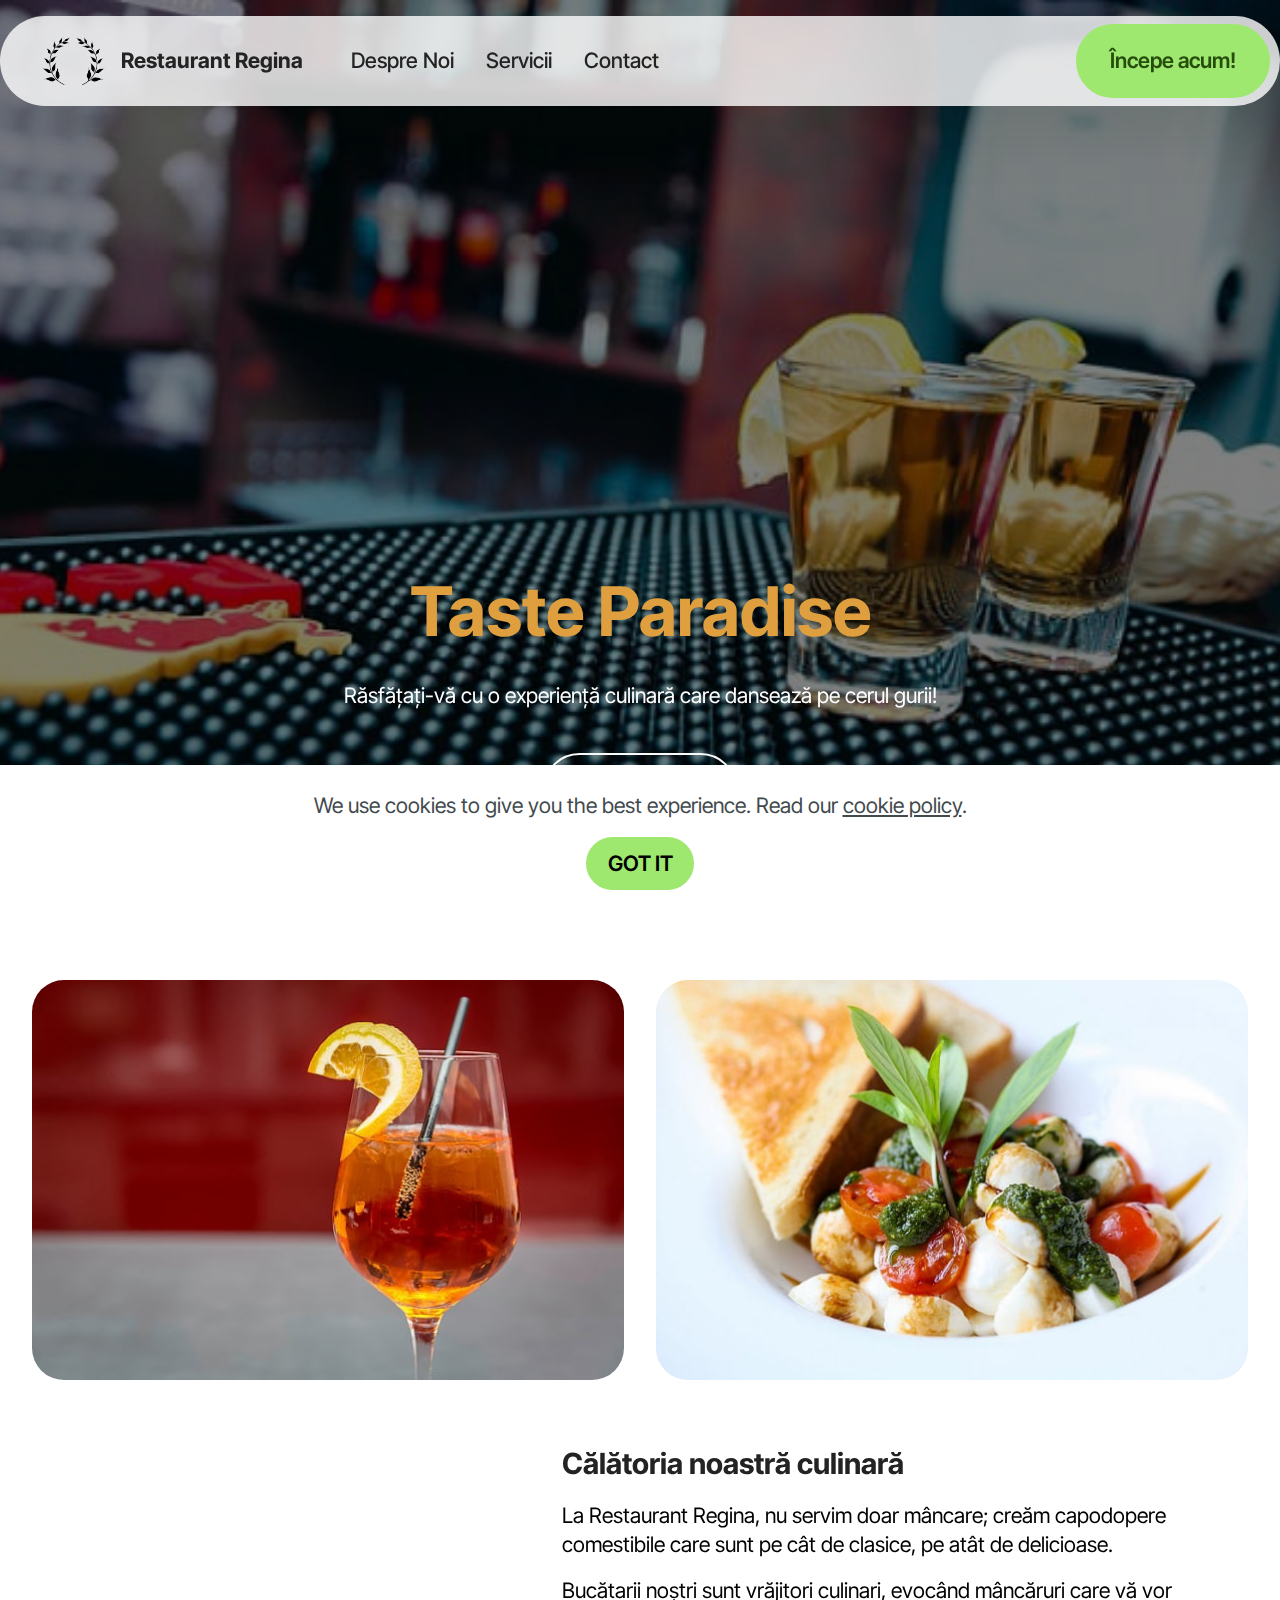
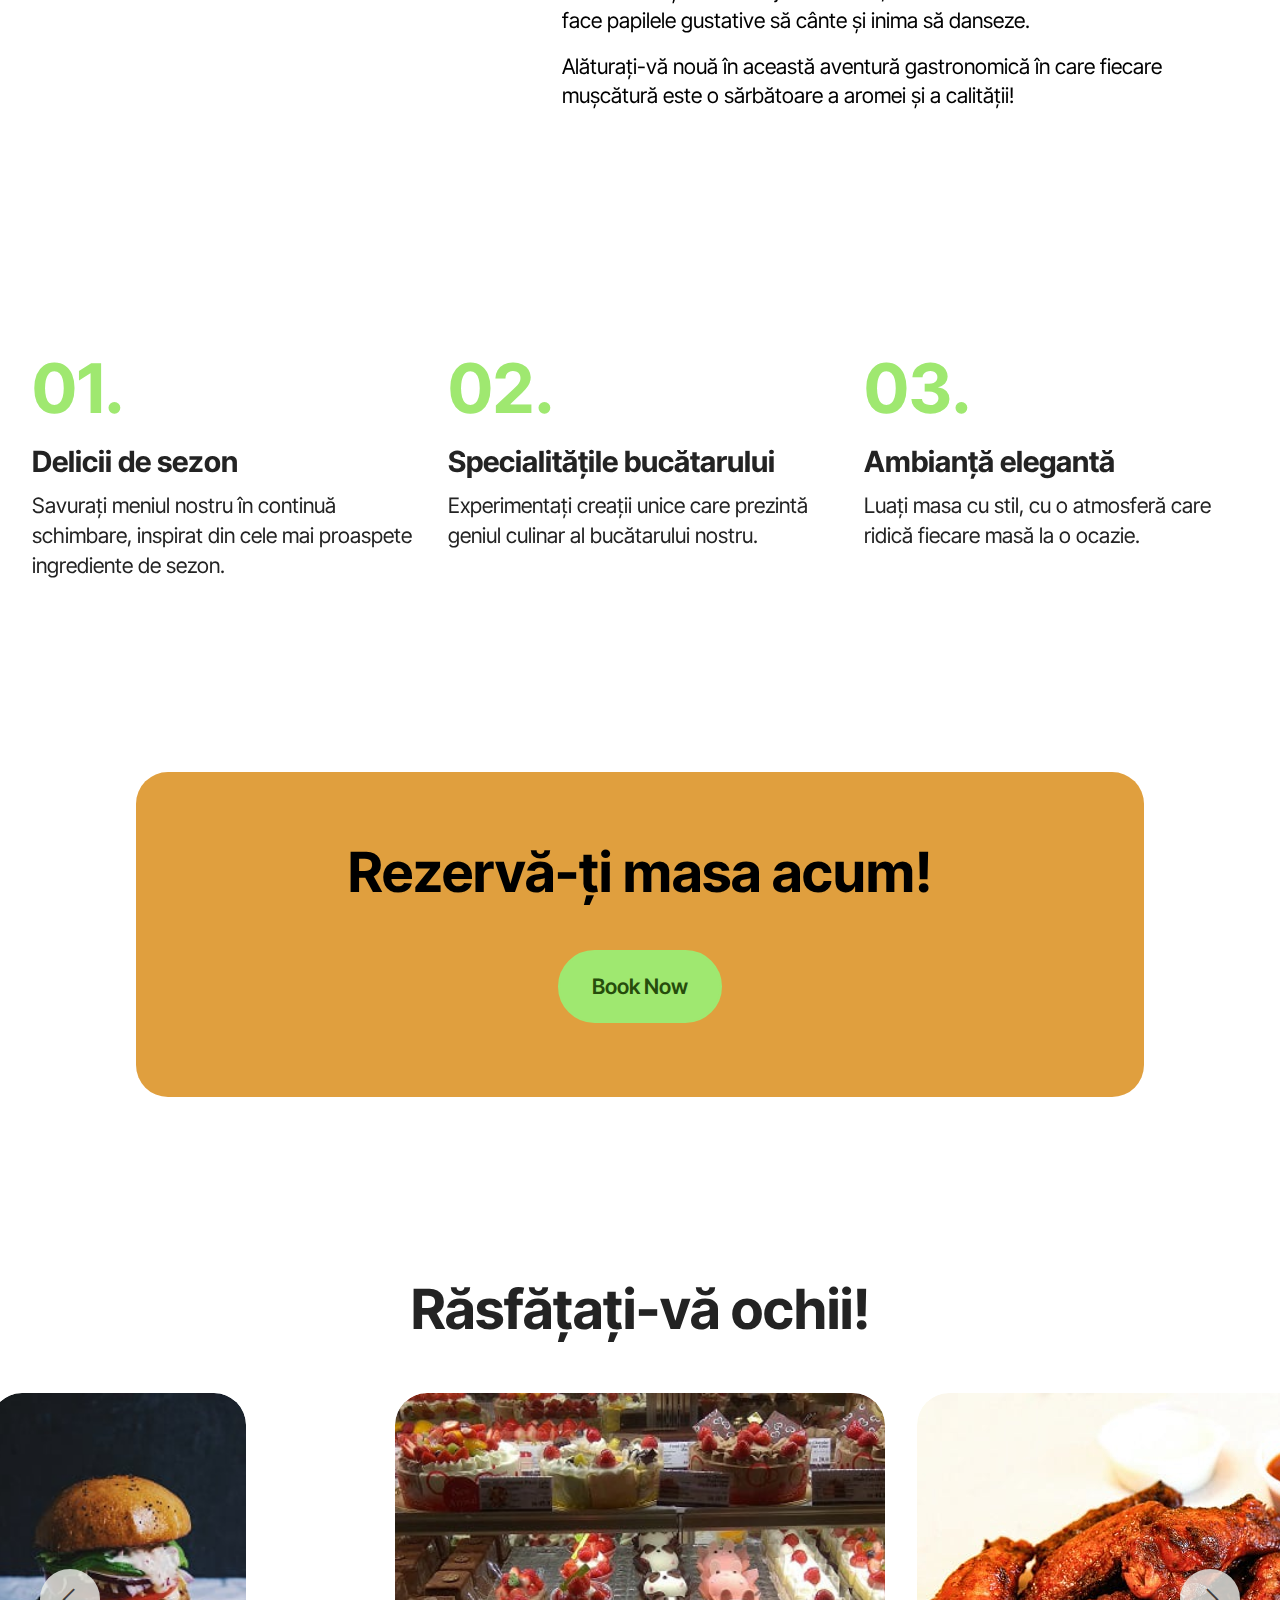
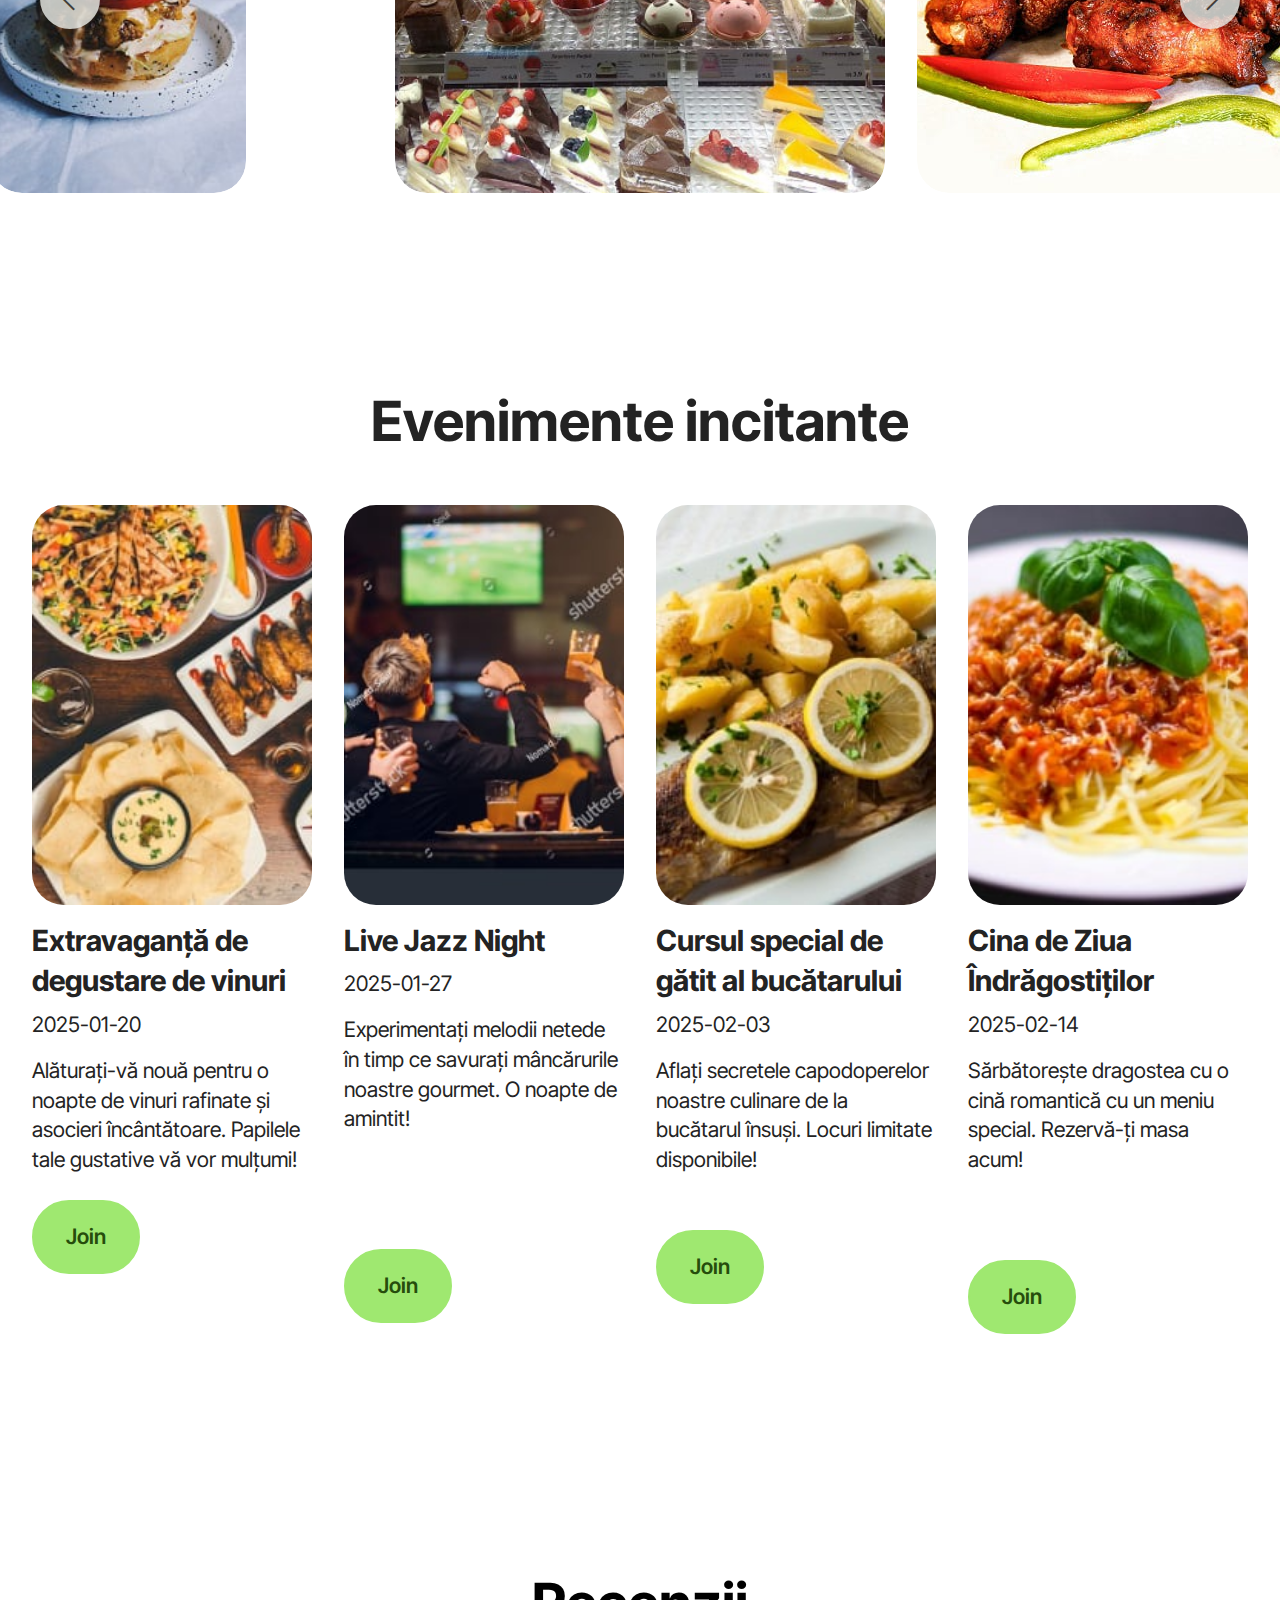
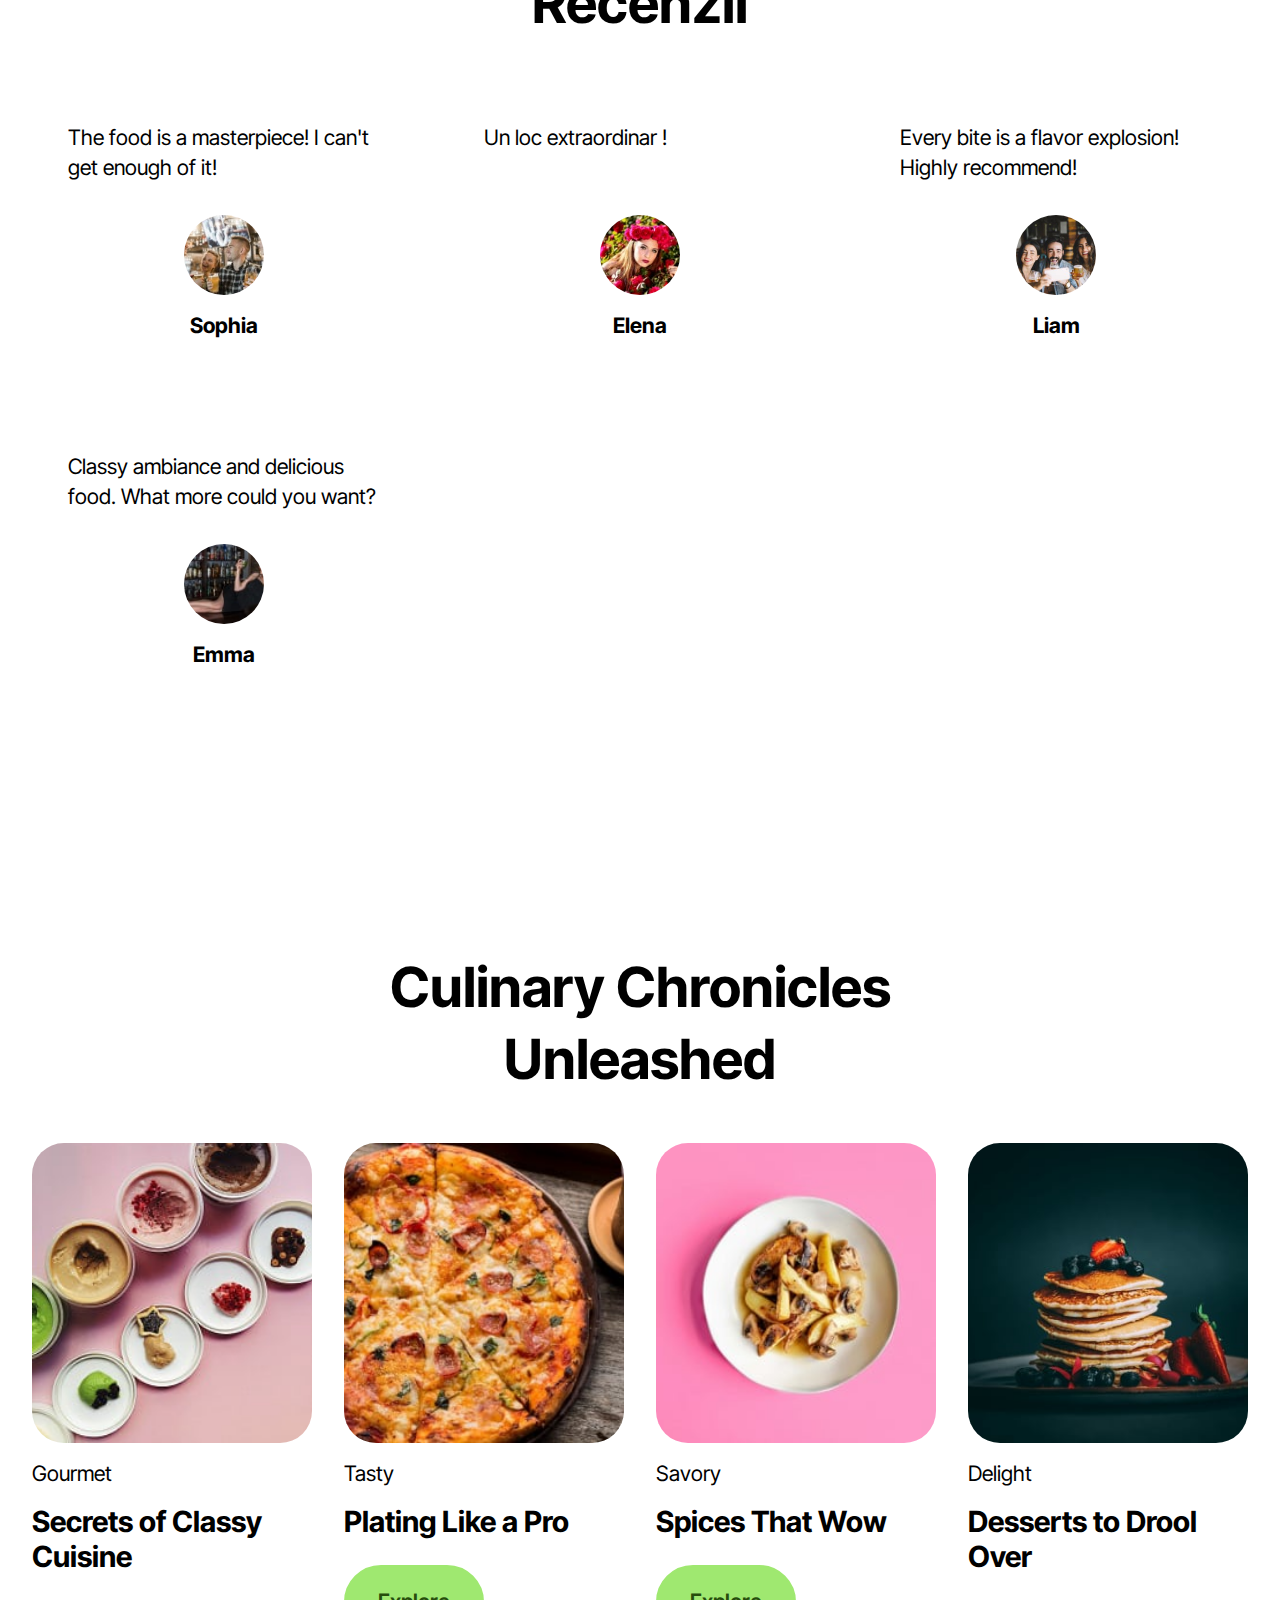
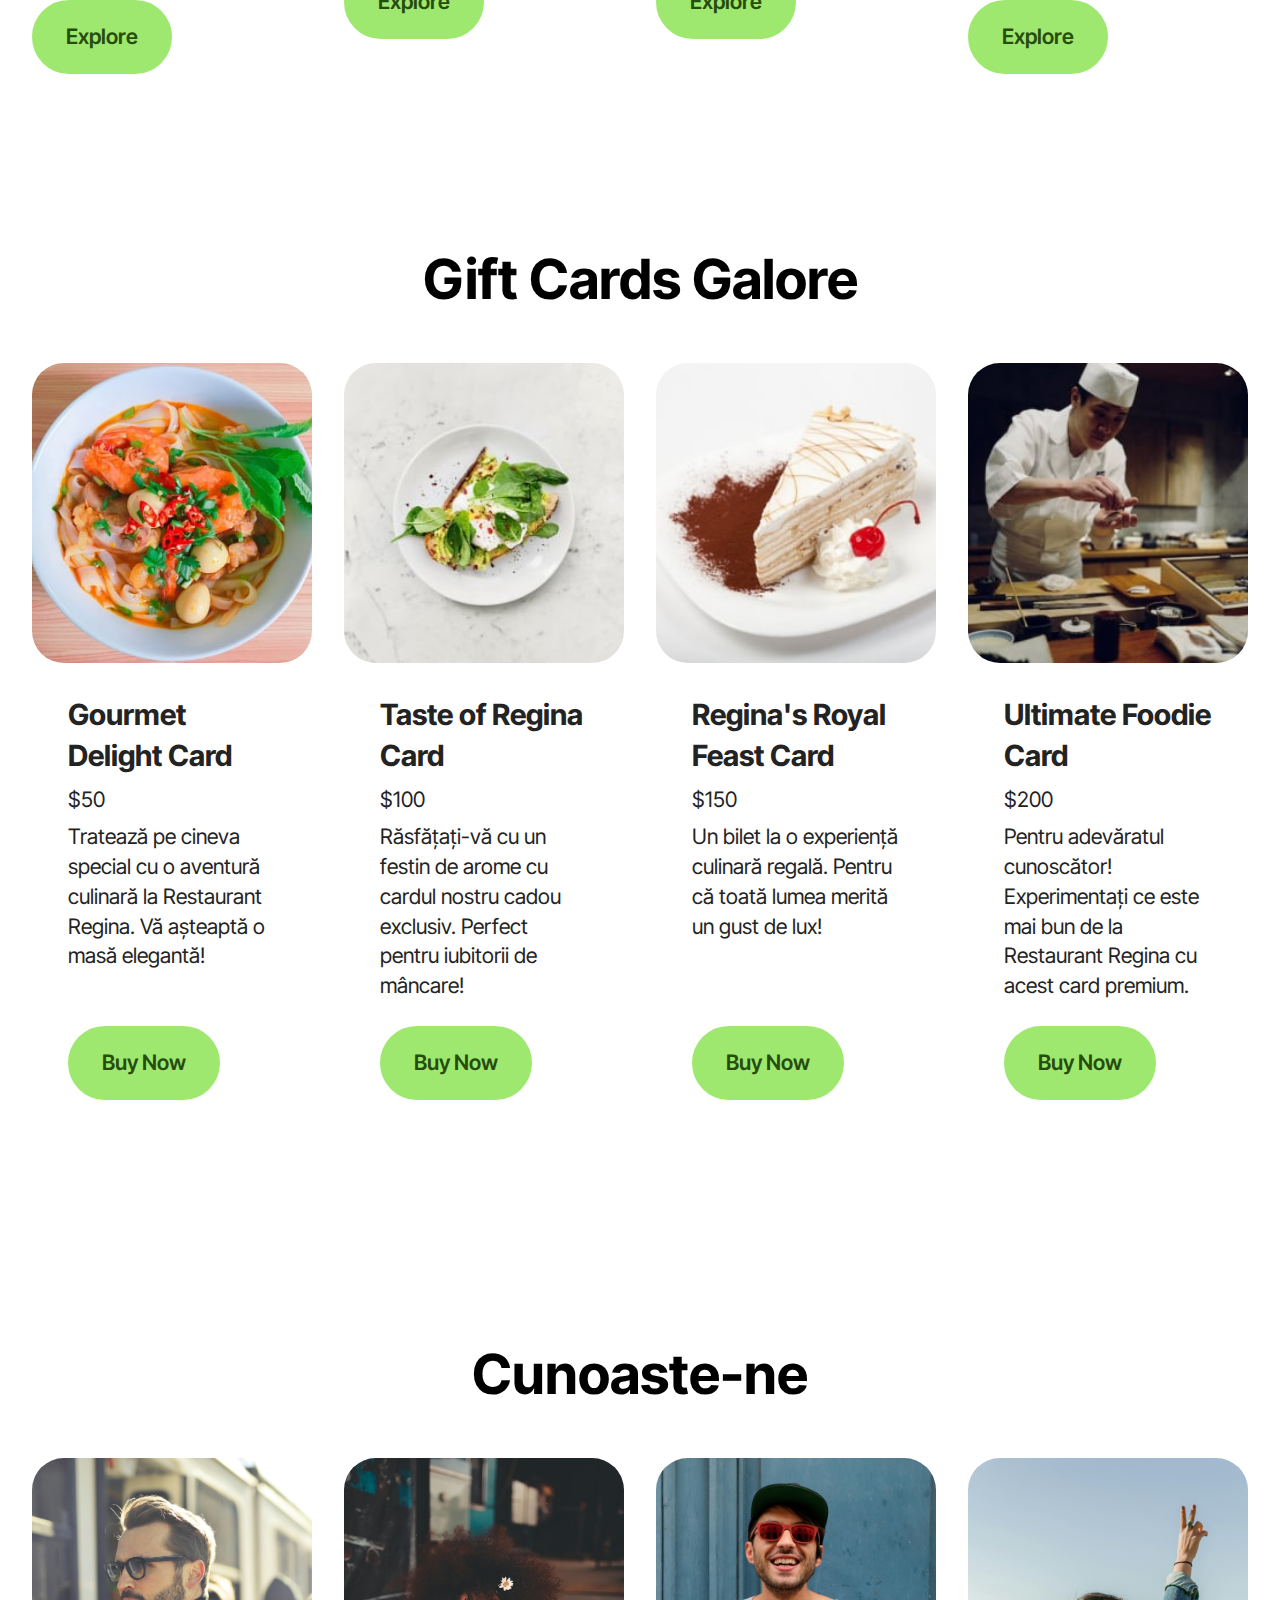
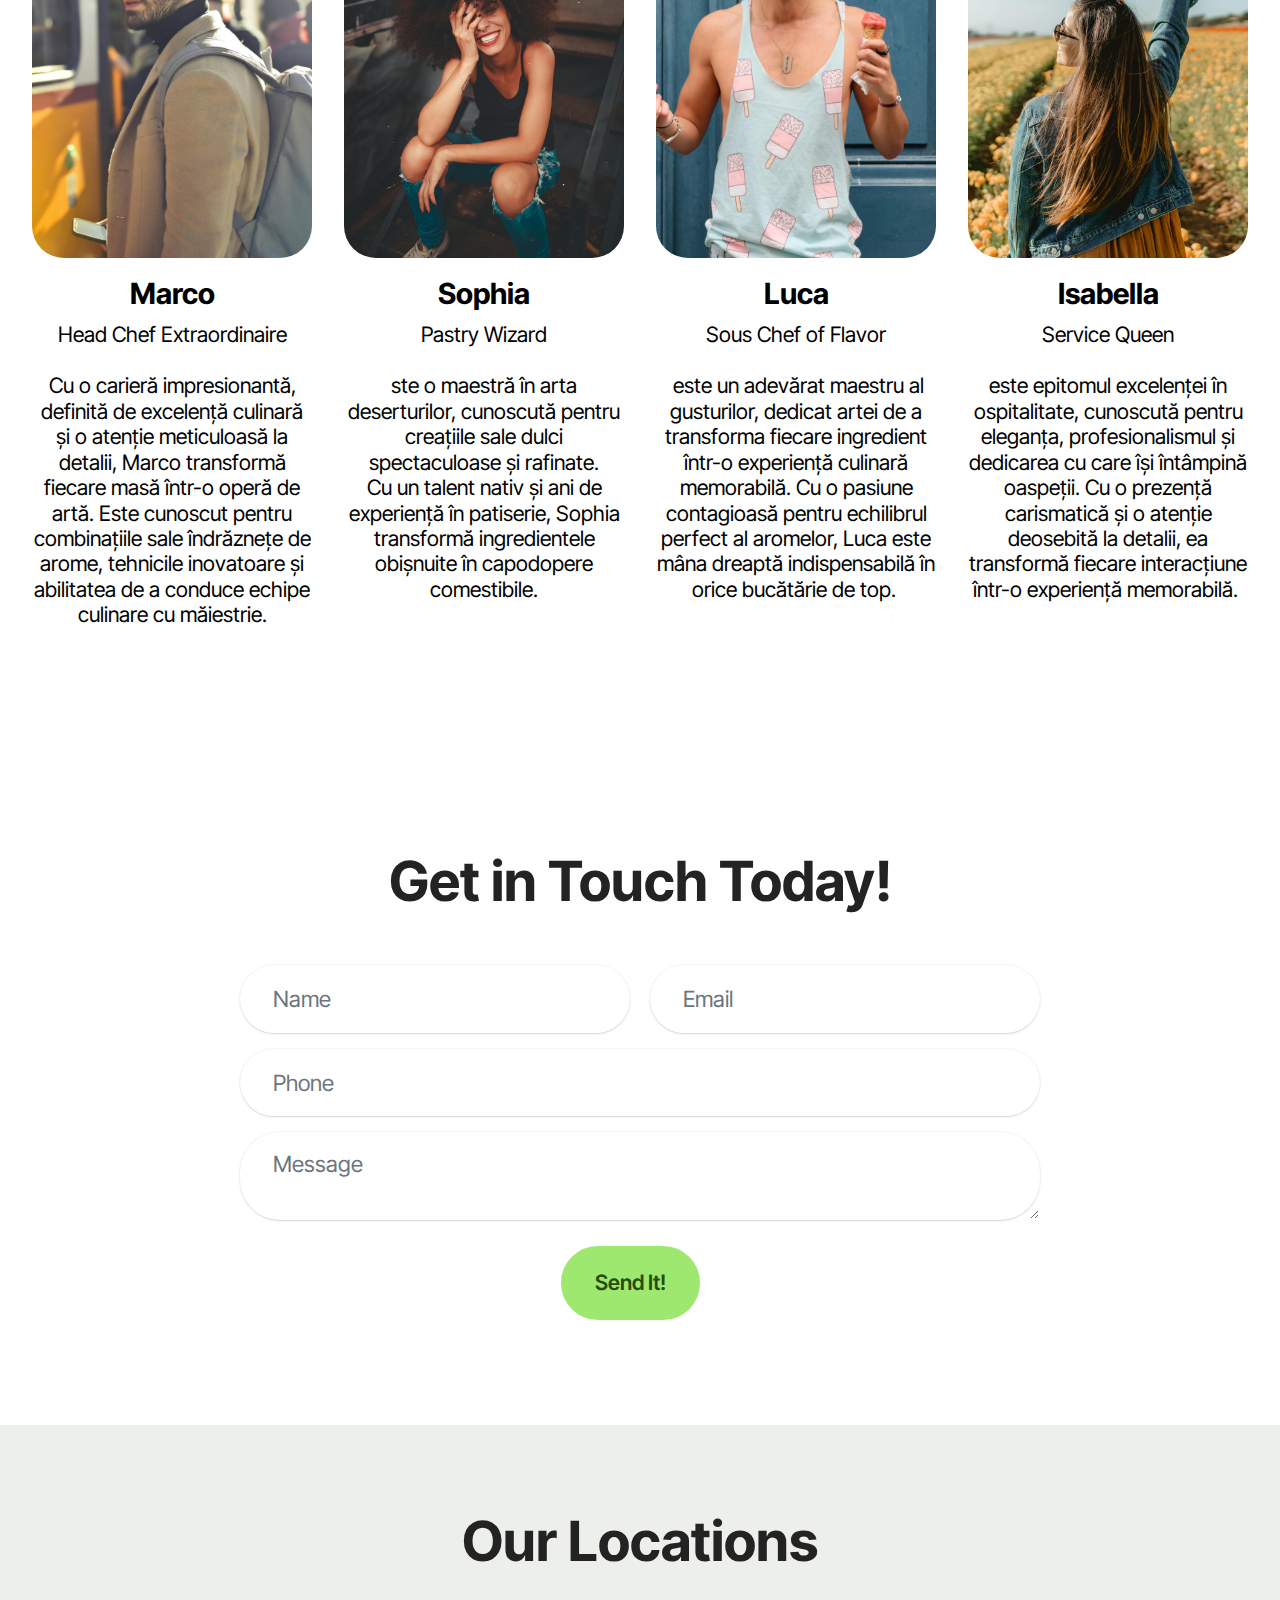
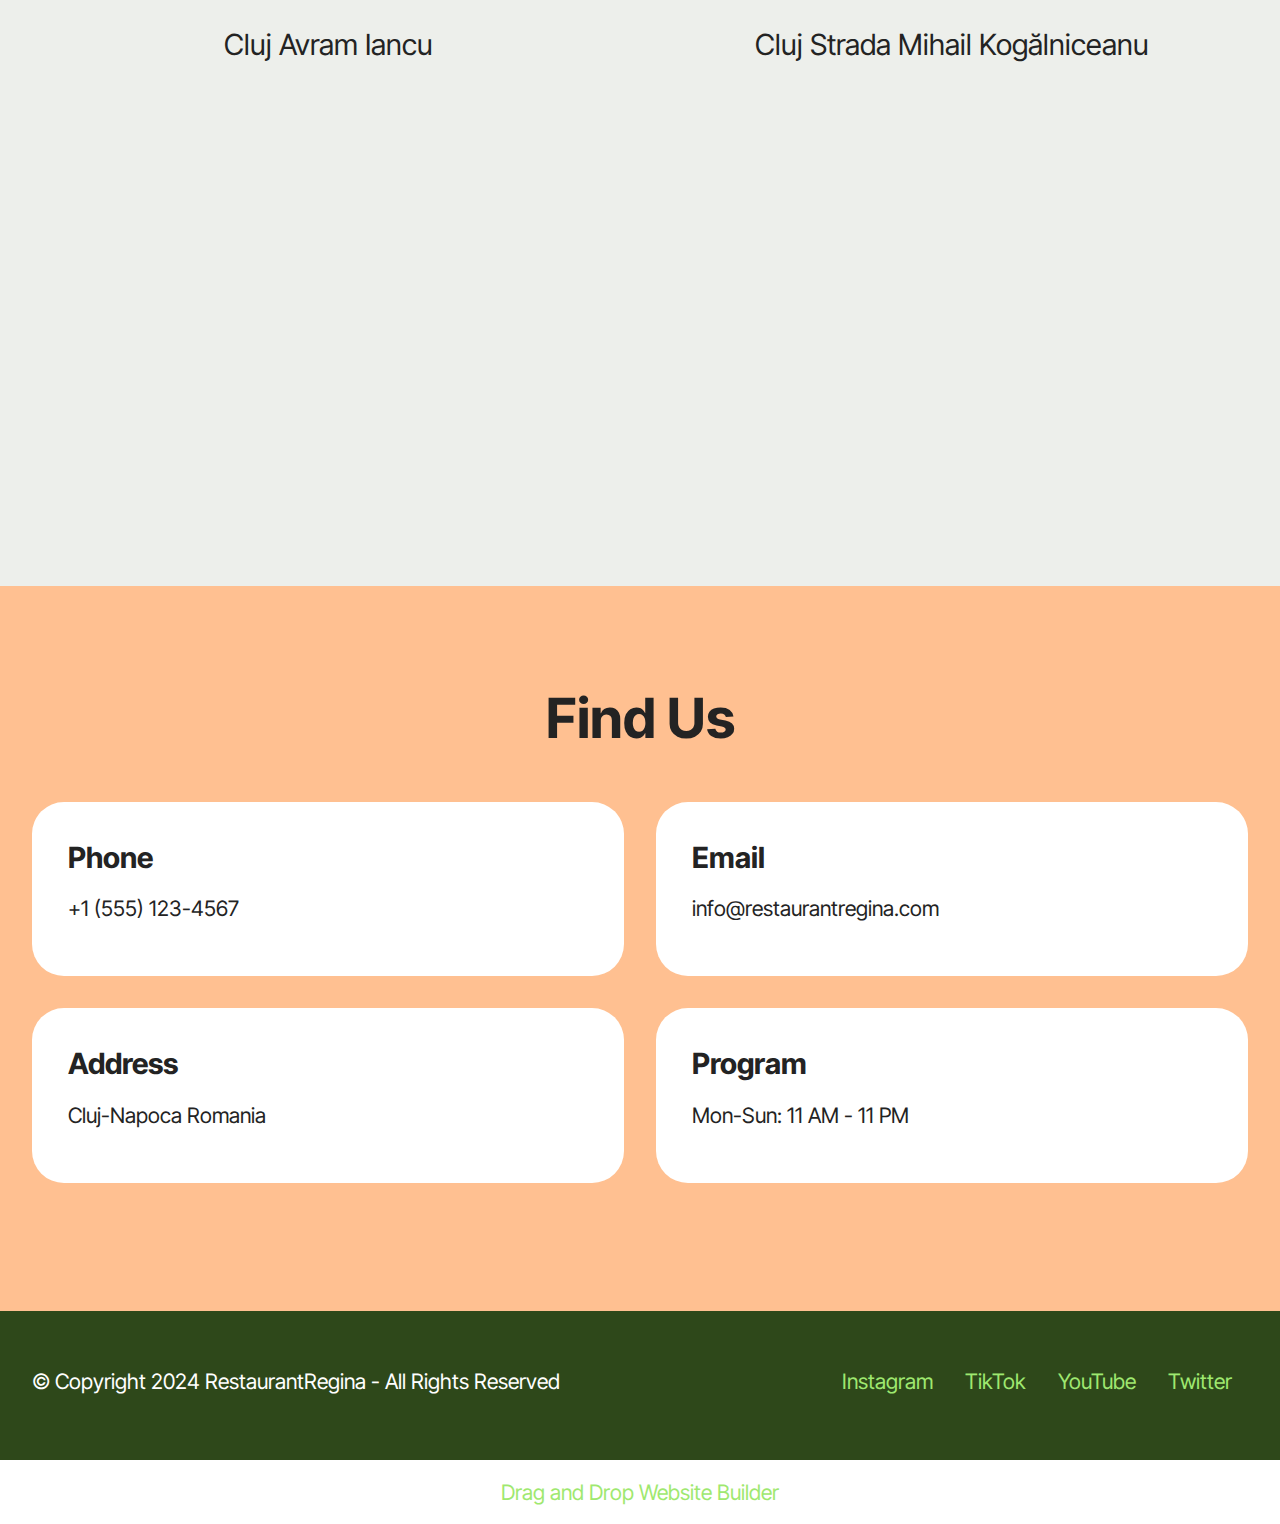
<file: index.html>
<!DOCTYPE html>
<html lang="ro">
<head>
  
  <meta charset="UTF-8">
  <meta http-equiv="X-UA-Compatible" content="IE=edge">
  <meta name="generator" content="Mobirise v5.9.24, mobirise.com">
  <meta name="viewport" content="width=device-width, initial-scale=1, minimum-scale=1">
  <link rel="shortcut icon" href="assets/images/mbr.png" type="image/x-icon">
  <meta name="description" content="Home">
  
  
  <title>RestaurantRegina</title>
  <link rel="stylesheet" href="assets/web/assets/mobirise-icons2/mobirise2.css">
  <link rel="stylesheet" href="assets/bootstrap/css/bootstrap.min.css">
  <link rel="stylesheet" href="assets/bootstrap/css/bootstrap-grid.min.css">
  <link rel="stylesheet" href="assets/bootstrap/css/bootstrap-reboot.min.css">
  <link rel="stylesheet" href="assets/parallax/jarallax.css">
  <link rel="stylesheet" href="assets/dropdown/css/style.css">
  <link rel="stylesheet" href="assets/theme/css/style.css">
  <link rel="preload" href="https://fonts.googleapis.com/css?family=Inter+Tight:100,200,300,400,500,600,700,800,900,100i,200i,300i,400i,500i,600i,700i,800i,900i&display=swap" as="style" onload="this.onload=null;this.rel='stylesheet'">
  <noscript><link rel="stylesheet" href="https://fonts.googleapis.com/css?family=Inter+Tight:100,200,300,400,500,600,700,800,900,100i,200i,300i,400i,500i,600i,700i,800i,900i&display=swap"></noscript>
  <link rel="preload" as="style" href="assets/mobirise/css/mbr-additional.css?v=Y45Unp"><link rel="stylesheet" href="assets/mobirise/css/mbr-additional.css?v=Y45Unp" type="text/css">

  
  
  
</head>
<body>
  
  <section data-bs-version="5.1" class="menu menu1 cid-uzXY0ofGrM"  id="menu01-5">
	

	<nav class="navbar navbar-dropdown navbar-fixed-top navbar-expand-lg">
		<div class="container">
			<div class="navbar-brand">
				<span class="navbar-logo">
					
						<a href="index.html#top"><img src="assets/images/mbr.png" alt="restaurant regina logo" style="height: 3rem;"></a>
					
				</span>
				<span class="navbar-caption-wrap"><a class="navbar-caption text-black text-primary display-4" href="index.html">Restaurant Regina</a></span>
			</div>
			<button class="navbar-toggler" type="button" data-toggle="collapse" data-bs-toggle="collapse" data-target="#navbarSupportedContent" data-bs-target="#navbarSupportedContent" aria-controls="navbarNavAltMarkup" aria-expanded="false" aria-label="Toggle navigation">
				
			</button>
			<div class="collapse navbar-collapse" id="navbarSupportedContent">
				<ul class="navbar-nav nav-dropdown" data-app-modern-menu="true"><li class="nav-item">
						<a class="nav-link link text-black text-primary display-4" href="desprenoirestaurant.html">Despre Noi</a>
					</li>
					<li class="nav-item">
						<a class="nav-link link text-black text-primary display-4" href="serviciirestaurant.html" aria-expanded="false">Servicii</a>
					</li>
					<li class="nav-item">
						<a class="nav-link link text-black text-primary display-4" href="contactrestaurant.html">Contact</a>
					</li></ul>
				
				<div class="navbar-buttons mbr-section-btn"><a class="btn btn-primary display-4" href="index.html"> Începe acum!</a></div>
			</div>
		</div>
	</nav>
</section>

<section data-bs-version="5.1" class="header18 cid-uzXEbaEP48 mbr-fullscreen mbr-parallax-background" id="hero-16-uzXEbaEP48">
  

  <div class="mbr-overlay" style="opacity: 0.5; background-color: rgb(0, 0, 0);"></div>
  <div class="container-fluid">
    <div class="row">
      <div class="content-wrap col-12 col-md-12">
        <h1 class="mbr-section-title mbr-fonts-style mbr-white mb-4 display-1">
          <strong>Taste Paradise</strong>
        </h1>
        
        <p class="mbr-fonts-style mbr-text mbr-white mb-4 display-7">Răsfățați-vă cu o experiență culinară care dansează pe cerul gurii!</p>
        <div class="mbr-section-btn"><a class="btn btn-white-outline display-7" href="index.html">Explore More</a></div>
      </div>
    </div>
  </div>
</section>

<section data-bs-version="5.1" class="article01 cid-uzXEbaF8nr" id="about-us-1-uzXEbaF8nr">
	

	
	<div class="container">
		<div class="row justify-content-center">
			<div class="card col-md-12 col-lg-12">
				<div class="card-wrapper">
					<div class="row">
						<div class="image-wrapper col-12 col-sm-6 justify-content-center">
							<img src="assets/images/aperol-600x399.jpg" alt="aperol">
						</div>
						<div class="image-wrapper col-12 col-sm-6 justify-content-center">
							<img src="assets/images/appetizer-basil-caprese-600x399.jpg" alt="apetizer cu basil si branza">
						</div>
					</div>

					<div class="card-box align-left mb-3 card-content-text">
						<h4 class="card-title mbr-fonts-style mbr-white mb-0 display-5"><strong style="font-size: calc(1.35rem + 0.65 * ((100vw - 62rem) / 25));">Călătoria noastră culinară</strong></h4>
						<p class="mbr-text mbr-fonts-style mt-3 mb-0 display-7">La Restaurant Regina, nu servim doar mâncare; creăm capodopere comestibile care sunt pe cât de clasice, pe atât de delicioase.</p>

						<p class="mbr-text mbr-fonts-style mt-3 mb-0 display-7">Bucătarii noștri sunt vrăjitori culinari, evocând mâncăruri care vă vor face papilele gustative să cânte și inima să danseze.</p>

						<p class="mbr-text mbr-fonts-style mt-3 mb-0 display-7">Alăturați-vă nouă în această aventură gastronomică în care fiecare mușcătură este o sărbătoare a aromei și a calității!</p>

						
					</div>
				</div>
			</div>
		</div>
	</div>
</section>

<section data-bs-version="5.1" class="features023 cid-uzXEbaFXN8" id="features-23-uzXEbaFXN8">
    

    
    
    <div class="container">
        
        <div class="row content-row">
            <div class="item features-without-image col-12 col-md-6 col-lg-4 item-mb">
                <div class="item-wrapper">
                    <div class="title mb-3">
                        <span class="num mbr-fonts-style display-1">
                            <strong>01.</strong>
                        </span>
                    </div>
                    <h4 class="card-title mbr-fonts-style display-5"><strong>Delicii de sezon</strong></h4>
                    <p class="mbr-text card-text mbr-fonts-style mb-0 display-7">Savurați meniul nostru în continuă schimbare, inspirat din cele mai proaspete ingrediente de sezon.</p>
                </div>
            </div>
            <div class="item features-without-image col-12 col-md-6 col-lg-4 item-mb">
                <div class="item-wrapper">
                    <div class="title mb-3">
                        <span class="num mbr-fonts-style display-1">
                            <strong>02.</strong>
                        </span>
                    </div>
                    <h4 class="card-title mbr-fonts-style display-5"><strong>Specialitățile bucătarului</strong></h4>
                    <p class="mbr-text card-text mbr-fonts-style mb-0 display-7">Experimentați creații unice care prezintă geniul culinar al bucătarului nostru.</p>
                </div>
            </div>
            <div class="item features-without-image col-12 col-md-6 col-lg-4 item-mb">
                <div class="item-wrapper">
                    <div class="title mb-3">
                        <span class="num mbr-fonts-style display-1">
                            <strong>03.</strong>
                        </span>
                    </div>
                    <h4 class="card-title mbr-fonts-style display-5"><strong>Ambianță elegantă</strong></h4>
                    <p class="mbr-text card-text mbr-fonts-style mb-0 display-7">Luați masa cu stil, cu o atmosferă care ridică fiecare masă la o ocazie.</p>
                </div>
            </div>
        </div>
    </div>
</section>

<section data-bs-version="5.1" class="article13 cid-uzXEbaFXc9" id="call-to-action-3-uzXEbaFXc9">
    
    
    
    <div class="container">
        <div class="row justify-content-center">
            <div class="card col-md-12 col-lg-10">
                <div class="card-wrapper">
                    <div class="card-box align-left">
                        <h4 class="card-title mbr-fonts-style display-2"><strong>Rezervă-ți masa acum!</strong></h4>
                        
                        <div class="mbr-section-btn mt-4"><a class="btn btn-primary display-4" href="contactrestaurant.html">Book Now</a></div>
                    </div>
                </div>
            </div>
        </div>
    </div>
</section>

<section data-bs-version="5.1" class="slider4 mbr-embla cid-uzXEbaF8u2" id="gallery-5-uzXEbaF8u2">
  
  
  <div class="container-fluid">
    <div class="row mb-5 justify-content-center">
      <div class="col-12 content-head">
        <h3 class="mbr-section-title mbr-fonts-style align-center mb-0 display-2"><strong>Răsfățați-vă ochii!</strong></h3>
        
      </div>
    </div>
    <div class="row">
      <div class="col-12">
        <div class="embla position-relative" data-skip-snaps="true" data-align="center" data-contain-scroll="trimSnaps" data-loop="true" data-auto-play="true" data-auto-play-interval="2" data-draggable="true">
          <div class="embla__viewport">
            <div class="embla__container">
              
              <div class="embla__slide slider-image item active" style="margin-left: 1rem; margin-right: 1rem;">
                <div class="slide-content">
                  <div class="item-img">
                    <div class="item-wrapper">
                      <img src="assets/images/assorted-assortment-600x337.jpg" alt="bauturi alcolice" title="" data-slide-to="0" data-bs-slide-to="0">
                    </div>
                  </div>
                </div>
              </div><div class="embla__slide slider-image item active" style="margin-left: 1rem; margin-right: 1rem;">
                <div class="slide-content">
                  <div class="item-img">
                    <div class="item-wrapper">
                      <img src="assets/images/bbq-cichin-600x400.jpg" alt="bbq cu ardei" title="" data-slide-to="1" data-bs-slide-to="1">
                    </div>
                  </div>
                </div>
              </div><div class="embla__slide slider-image item active" style="margin-left: 1rem; margin-right: 1rem;">
                <div class="slide-content">
                  <div class="item-img">
                    <div class="item-wrapper">
                      <img src="assets/images/bread-chip-600x398.jpg" alt="sandwitch cu pui" title="" data-slide-to="2" data-bs-slide-to="2">
                    </div>
                  </div>
                </div>
              </div><div class="embla__slide slider-image item active" style="margin-left: 1rem; margin-right: 1rem;">
                <div class="slide-content">
                  <div class="item-img">
                    <div class="item-wrapper">
                      <img src="assets/images/burger-200x312.jpg" alt="burger" title="" data-slide-to="3" data-bs-slide-to="3">
                    </div>
                  </div>
                </div>
              </div>
              
              
              
            </div>
          </div>
          <button class="embla__button embla__button--prev">
            <span class="mobi-mbri mobi-mbri-arrow-prev" aria-hidden="true"></span>
            <span class="sr-only visually-hidden visually-hidden">Previous</span>
          </button>
          <button class="embla__button embla__button--next">
            <span class="mobi-mbri mobi-mbri-arrow-next" aria-hidden="true"></span>
            <span class="sr-only visually-hidden visually-hidden">Next</span>
          </button>
        </div>
      </div>
    </div>
  </div>
</section>

<section data-bs-version="5.1" class="features03 cid-uzXEbaGLSM" id="events-1-uzXEbaGLSM">
  
  
  <div class="container-fluid">
    <div class="row justify-content-center mb-5">
      <div class="col-12 content-head">
        <div class="mbr-section-head">
          <h4 class="mbr-section-title mbr-fonts-style align-center mb-0 display-2"><strong>Evenimente incitante</strong></h4>
          
        </div>
      </div>
    </div>
    <div class="row">
      <div class="item features-image col-12 col-md-6 col-lg-3 active">
        <div class="item-wrapper">
          <div class="item-img mb-3">
            <img src="assets/images/fooood-390x260.jpg" alt="diferite sortimente de mancare" title="">
          </div>
          <div class="item-content align-left">
            <h5 class="item-title mbr-fonts-style mt-0 mb-2 display-5"><strong>Extravaganță de degustare de vinuri</strong></h5>
            <p class="mbr-text mbr-fonts-style mb-3 display-7">2025-01-20</p>
            <p class="mbr-text mbr-fonts-style mb-3 display-7">Alăturați-vă nouă pentru o noapte de vinuri rafinate și asocieri încântătoare. Papilele tale gustative vă vor mulțumi!</p>
            <div class="mbr-section-btn item-footer">
              <a href="" class="btn item-btn btn-primary display-7">Join</a>
            </div>
          </div>
        </div>
      </div>
      <div class="item features-image col-12 col-md-6 col-lg-3">
        <div class="item-wrapper">
          <div class="item-img mb-3">
            <img src="assets/images/group-of-young-friends1-390x286.jpg" alt="prieteni distranduse" title="" data-slide-to="1" data-bs-slide-to="1">
          </div>
          <div class="item-content align-left">
            <h5 class="item-title mbr-fonts-style mb-2 mt-0 display-5">
              <strong>Live Jazz Night</strong>
            </h5>
            <p class="mbr-text mbr-fonts-style mb-3 display-7">2025-01-27</p>
            <p class="mbr-text mbr-fonts-style mb-3 display-7">Experimentați melodii netede în timp ce savurați mâncărurile noastre gourmet. O noapte de amintit!<br><br><br><br></p>
            <div class="mbr-section-btn item-footer">
              <a href="" class="btn item-btn btn-primary display-7">Join</a>
            </div>
          </div>
        </div>
      </div>
      <div class="item features-image col-12 col-md-6 col-lg-3">
        <div class="item-wrapper">
          <div class="item-img mb-3">
            <img src="assets/images/fish2-390x259.jpg" alt="peste cu lamaie" title="" data-slide-to="2" data-bs-slide-to="2">
          </div>
          <div class="item-content align-left">
            <h5 class="item-title mbr-fonts-style mb-2 mt-0 display-5"><strong>Cursul special de gătit al bucătarului</strong></h5>
            <p class="mbr-text mbr-fonts-style mb-3 display-7">2025-02-03</p>
            <p class="mbr-text mbr-fonts-style mb-3 display-7">Aflați secretele capodoperelor noastre culinare de la bucătarul însuși. Locuri limitate disponibile!<br><br></p>
            <div class="mbr-section-btn item-footer">
              <a href="" class="btn item-btn btn-primary display-7">Join</a>
            </div>
          </div>
        </div>
      </div>
      <div class="item features-image col-12 col-md-6 col-lg-3">
        <div class="item-wrapper">
          <div class="item-img mb-3">
            <img src="assets/images/pasta-390x261.jpg" alt="pate cu carne" title="" data-slide-to="2" data-bs-slide-to="2">
          </div>
          <div class="item-content align-left">
            <h5 class="item-title mbr-fonts-style mb-2 mt-0 display-5"><strong>Cina de Ziua Îndrăgostiților</strong></h5>
            <p class="mbr-text mbr-fonts-style mb-3 display-7">2025-02-14</p>
            <p class="mbr-text mbr-fonts-style mb-3 display-7">Sărbătorește dragostea cu o cină romantică cu un meniu special. Rezervă-ți masa acum!<br><br><br></p>
            <div class="mbr-section-btn item-footer">
              <a href="" class="btn item-btn btn-primary display-7">Join</a>
            </div>
          </div>
        </div>
      </div>
    </div>
  </div>
</section>

<section data-bs-version="5.1" class="people04 cid-uzXEbaGVsH" id="testimonials-4-uzXEbaGVsH">
	
	
	<div class="container">
		<div class="row mb-5 justify-content-center">
			<div class="col-12 mb-0 content-head">
				<h3 class="mbr-section-title mbr-fonts-style align-center mb-0 display-2">
					<strong>Recenzii</strong></h3>
				
			</div>
		</div>
		<div class="row mbr-masonry" data-masonry="{&quot;percentPosition&quot;: true }">
			<div class="item features-without-image col-12 col-md-6 col-lg-4 active">
				<div class="item-wrapper">
					<div class="card-box align-left">
						<p class="card-text mbr-fonts-style display-7">The food is a masterpiece! I can't get enough of it!</p>
						<div class="img-wrapper mt-4 mb-3">
							<img src="assets/images/group-of-young-friends-160x107.jpg" data-slide-to="0" data-bs-slide-to="0" alt="">
						</div>
						<h5 class="card-title mbr-fonts-style display-7">
							<strong>Sophia</strong>
						</h5>
					</div>
				</div>
			</div>
			<div class="item features-without-image col-12 col-md-6 col-lg-4">
				<div class="item-wrapper">
					<div class="card-box align-left">
						<p class="card-text mbr-fonts-style display-7">Un loc extraordinar !<br><br></p>
						<div class="img-wrapper mt-4 mb-3">
							<img src="assets/images/mbr-160x107.jpg" data-slide-to="4" data-bs-slide-to="4" alt="">
						</div>
						<h5 class="card-title mbr-fonts-style display-7">
							<strong>Elena</strong></h5>
					</div>
				</div>
			</div><div class="item features-without-image col-12 col-md-6 col-lg-4">
				<div class="item-wrapper">
					<div class="card-box align-left">
						<p class="card-text mbr-fonts-style display-7">Every bite is a flavor explosion! Highly recommend!</p>
						<div class="img-wrapper mt-4 mb-3">
							<img src="assets/images/friends-with-beer-posing-for-selfie-160x160.jpg" data-slide-to="2" data-bs-slide-to="3" alt="">
						</div>
						<h5 class="card-title mbr-fonts-style display-7">
							<strong>Liam</strong>
						</h5>
					</div>
				</div>
			</div>
			<div class="item features-without-image col-12 col-md-6 col-lg-4">
				<div class="item-wrapper">
					<div class="card-box align-left">
						<p class="card-text mbr-fonts-style display-7">Classy ambiance and delicious food. What more could you want?</p>
						<div class="img-wrapper mt-4 mb-3">
							<img src="assets/images/alcohol-alcoholic4-160x86.jpg" data-slide-to="3" data-bs-slide-to="5" alt="">
						</div>
						<h5 class="card-title mbr-fonts-style display-7">
							<strong>Emma</strong>
						</h5>
					</div>
				</div>
			</div>
		</div>
	</div>
</section>

<section data-bs-version="5.1" class="news08 cid-uzXEbaGKEP" id="blog-2-uzXEbaGKEP">
    
    
    <div class="container-fluid">
        <div class="row justify-content-center mb-5">
            <div class="col-12 content-head">
                <div class="mbr-section-head">
                    <h4 class="mbr-section-title mbr-fonts-style align-center mb-0 display-2">
                        <strong>Culinary Chronicles Unleashed</strong>
                    </h4>
                    
                </div>
            </div>
        </div>
        <div class="row">
            <div class="item features-image col-12 col-md-6 col-lg-3 active">
                <div class="item-wrapper">
                    <div class="item-img mb-3">
                        <img src="assets/images/photo-1531361171768-37170e369163-225x300.jpg" alt="diferite feluri de inghetata" title="">
                    </div>
                    <div class="item-content align-left">
                        <h5 class="item-title mbr-fonts-style mt-0 mb-3 display-7">Gourmet</h5>
                        <h6 class="item-subtitle mbr-fonts-style mb-3 display-5">
                            <strong>Secrets of Classy Cuisine</strong>
                        </h6>
                        
                        <div class="mbr-section-btn item-footer">
                            <a href="" class="btn item-btn btn-primary display-7">Explore</a>
                        </div>
                    </div>
                </div>
            </div>
            <div class="item features-image col-12 col-md-6 col-lg-3">
                <div class="item-wrapper">
                    <div class="item-img mb-3">
                        <img src="assets/images/pizza1-390x260.jpg" alt="pizza">
                    </div>
                    <div class="item-content align-left">
                        <h5 class="item-title mbr-fonts-style mb-3 mt-0 display-7">Tasty</h5>
                        <h6 class="item-subtitle mbr-fonts-style mb-3 display-5">
                            <strong>Plating Like a Pro</strong>
                        </h6>
                        
                        <div class="mbr-section-btn item-footer">
                            <a href="" class="btn item-btn btn-primary display-7">Explore</a>
                        </div>
                    </div>
                </div>
            </div>
            <div class="item features-image col-12 col-md-6 col-lg-3">
                <div class="item-wrapper">
                    <div class="item-img mb-3">
                        <img src="assets/images/roasted-veggies-390x260.jpg" alt="legume la cuptor">
                    </div>
                    <div class="item-content align-left">
                        <h5 class="item-title mbr-fonts-style mb-3 mt-0 display-7">Savory</h5>
                        <h6 class="item-subtitle mbr-fonts-style mt-0 mb-3 display-5">
                            <strong>Spices That Wow</strong>
                        </h6>
                        
                        <div class="mbr-section-btn item-footer">
                            <a href="" class="btn item-btn btn-primary display-7">Explore</a>
                        </div>
                    </div>
                </div>
            </div>
            <div class="item features-image col-12 col-md-6 col-lg-3">
                <div class="item-wrapper">
                    <div class="item-img mb-3">
                        <img src="assets/images/fluffy-390x312.jpg" alt="clatite pufoase">
                    </div>
                    <div class="item-content align-left">
                        <h5 class="item-title mbr-fonts-style mb-3 mt-0 display-7">Delight</h5>
                        <h6 class="item-subtitle mbr-fonts-style mt-0 mb-3 display-5">
                            <strong>Desserts to Drool Over</strong>
                        </h6>
                        
                        <div class="mbr-section-btn item-footer">
                            <a href="" class="btn item-btn btn-primary display-7">Explore</a>
                        </div>
                    </div>
                </div>
            </div>

        </div>
    </div>
</section>

<section data-bs-version="5.1" class="pricing02 cid-uzXEbaH1JG" id="product-list-8-uzXEbaH1JG">
    
    
    <div class="container-fluid">
        <div class="row justify-content-center">
            <div class="col-12 content-head">
                <div class="mbr-section-head mb-5">
                    <h4 class="mbr-section-title mbr-fonts-style align-center mb-0 display-2">
                        <strong>Gift Cards Galore</strong>
                    </h4>
                    
                    
                </div>
            </div>
        </div>
        <div class="row">
            <div class="item features-image col-12 col-md-6 col-lg-3">
                <div class="item-wrapper">
                    <div class="item-img">
                        <img src="assets/images/asian-food-bowl-390x353.jpg" alt="bol cu mancare asiatica">
                    </div>
                    <div class="item-content">
                        <h5 class="item-title mbr-fonts-style display-5">
                            <strong>Gourmet Delight Card</strong>
                        </h5>
                        <h6 class="item-subtitle mbr-fonts-style display-7">$50</h6>
                        <p class="mbr-text mbr-fonts-style display-7">Tratează pe cineva special cu o aventură culinară la Restaurant Regina. Vă așteaptă o masă elegantă!</p>
                        <div class="mbr-section-btn item-footer">
                            <a href="" class="btn item-btn btn-primary display-7">Buy Now</a>
                        </div>
                    </div>

                </div>
            </div>
            <div class="item features-image col-12 col-md-6 col-lg-3">
                <div class="item-wrapper">
                    <div class="item-img">
                        <img src="assets/images/avo-toast-390x260.jpg" alt="toast cu avocado">
                    </div>
                    <div class="item-content">
                        <h5 class="item-title mbr-fonts-style display-5">
                            <strong>Taste of Regina Card</strong>
                        </h5>
                        <h6 class="item-subtitle mbr-fonts-style display-7">$100</h6>
                        <p class="mbr-text mbr-fonts-style display-7">Răsfățați-vă cu un festin de arome cu cardul nostru cadou exclusiv. Perfect pentru iubitorii de mâncare!</p>
                        <div class="mbr-section-btn item-footer">
                            <a href="" class="btn item-btn btn-primary display-7">Buy Now</a>
                        </div>
                    </div>
                </div>
            </div>
            <div class="item features-image col-12 col-md-6 col-lg-3">
                <div class="item-wrapper">
                    <div class="item-img">
                        <img src="assets/images/baking-blur-cake-390x260.jpg" alt="felie de tort cu frisca">
                    </div>
                    <div class="item-content">
                        <h5 class="item-title mbr-fonts-style display-5">
                            <strong>Regina's Royal Feast Card</strong>
                        </h5>
                        <h6 class="item-subtitle mbr-fonts-style display-7">$150</h6>
                        <p class="mbr-text mbr-fonts-style display-7">Un bilet la o experiență culinară regală. Pentru că toată lumea merită un gust de lux!</p>
                        <div class="mbr-section-btn item-footer">
                            <a href="" class="btn item-btn btn-primary display-7">Buy Now</a>
                        </div>
                    </div>
                </div>
            </div>
            <div class="item features-image col-12 col-md-6 col-lg-3">
                <div class="item-wrapper">
                    <div class="item-img">
                        <img src="assets/images/bucatar-390x260.jpg" alt="bucatar">
                    </div>
                    <div class="item-content">
                        <h5 class="item-title mbr-fonts-style display-5">
                            <strong>Ultimate Foodie Card</strong>
                        </h5>
                        <h6 class="item-subtitle mbr-fonts-style display-7">$200</h6>
                        <p class="mbr-text mbr-fonts-style display-7">Pentru adevăratul cunoscător! Experimentați ce este mai bun de la Restaurant Regina cu acest card premium.</p>
                        <div class="mbr-section-btn item-footer">
                            <a href="" class="btn item-btn btn-primary display-7">Buy Now</a>
                        </div>
                    </div>
                </div>
            </div>
        </div>
    </div>
</section>

<section data-bs-version="5.1" class="people03 cid-uzZfy9Jjoj" id="people03-o">
    
    
    <div class="container-fluid">
        <div class="row justify-content-center">
            <div class="col-12 content-head">
                <div class="mbr-section-head mb-5">
                    <h4 class="mbr-section-title mbr-fonts-style align-center mb-0 display-2"><strong>Cunoaste-ne</strong></h4>
                    
                </div>
            </div>
        </div>
        <div class="row">
            <div class="item features-image col-12 col-md-6 col-lg-3">
                <div class="item-wrapper">
                    <div class="item-img mb-3">
                        <img src="assets/images/pexels-olly-837358.jpg" alt="persoana" title="">
                    </div>
                    <div class="item-content align-left">
                        <h5 class="item-title mbr-fonts-style display-5">
                            <strong>Marco</strong>
                        </h5>
                        <h6 class="item-subtitle mbr-fonts-style mb-3 display-7">Head Chef Extraordinaire<br><br>Cu o carieră impresionantă, definită de excelență culinară și o atenție meticuloasă la detalii, Marco transformă fiecare masă într-o operă de artă. Este cunoscut pentru combinațiile sale îndrăznețe de arome, tehnicile inovatoare și abilitatea de a conduce echipe culinare cu măiestrie.<br><br></h6>
                        
                    </div>
                    
                </div>
            </div>
            <div class="item features-image col-12 col-md-6 col-lg-3">
                <div class="item-wrapper">
                    <div class="item-img mb-3">
                        <img src="assets/images/pexels-luizclas-170497.jpg" alt="persoana" title="">
                    </div>
                    <div class="item-content align-left">
                        <h5 class="item-title mbr-fonts-style display-5">
                            <strong>Sophia</strong>
                        </h5>
                        <h6 class="item-subtitle mbr-fonts-style mb-3 display-7">Pastry Wizard<br><br>ste o maestră în arta deserturilor, cunoscută pentru creațiile sale dulci spectaculoase și rafinate.<br>Cu un talent nativ și ani de experiență în patiserie, Sophia transformă ingredientele obișnuite în capodopere comestibile.</h6>
                        
                    </div>
                    
                </div>
            </div>
            <div class="item features-image col-12 col-md-6 col-lg-3">
                <div class="item-wrapper">
                    <div class="item-img mb-3">
                        <img src="assets/images/pexels-reead-886285.jpg" alt="persoana" title="">
                    </div>
                    <div class="item-content align-left">
                        <h5 class="item-title mbr-fonts-style display-5">
                            <strong>Luca</strong>
                        </h5>
                        <h6 class="item-subtitle mbr-fonts-style mb-3 display-7">Sous Chef of Flavor<br><br>&nbsp;este un adevărat maestru al gusturilor, dedicat artei de a transforma fiecare ingredient într-o experiență culinară memorabilă. Cu o pasiune contagioasă pentru echilibrul perfect al aromelor, Luca este mâna dreaptă indispensabilă în orice bucătărie de top.&nbsp;</h6>
                        
                    </div>
                    
                </div>
            </div>
            <div class="item features-image col-12 col-md-6 col-lg-3">
                <div class="item-wrapper">
                    <div class="item-img mb-3">
                       <img src="assets/images/pexels-lucasfonseca-2216350.jpg" alt="persoana" title="" data-slide-to="3" data-bs-slide-to="3">
                    </div>
                    <div class="item-content align-left">
                        <h5 class="item-title mbr-fonts-style display-5">
                            <strong>Isabella</strong>
                        </h5>
                        <h6 class="item-subtitle mbr-fonts-style mb-3 display-7">Service Queen<br><br>este epitomul excelenței în ospitalitate, cunoscută pentru eleganța, profesionalismul și dedicarea cu care își întâmpină oaspeții. Cu o prezență carismatică și o atenție deosebită la detalii, ea transformă fiecare interacțiune într-o experiență memorabilă.&nbsp;</h6>
                        
                    </div>
                    
                </div>
            </div>
        </div>
    </div>
</section>

<section data-bs-version="5.1" class="form5 cid-uzXEbaI1Tw" id="contact-form-3-uzXEbaI1Tw">
    
    
    <div class="container">
        <div class="row justify-content-center">
            <div class="col-12 content-head">
                <div class="mbr-section-head mb-5">
                    <h3 class="mbr-section-title mbr-fonts-style align-center mb-0 display-2">
                        <strong>Get in Touch Today!</strong>
                    </h3>
                    
                </div>
            </div>
        </div>
        <div class="row justify-content-center">
            <div class="col-lg-8 mx-auto mbr-form" data-form-type="formoid">
                <form action="https://mobirise.eu/" method="POST" class="mbr-form form-with-styler" data-form-title="Form Name"><input type="hidden" name="email" data-form-email="true" value="3nl+qu3+NcT1DYHH1iIJfoELPstqORkr9s6YVUeSuSclzmMSELndwRkYFlrZtJe94VBhvKuT/8UdJtmGey3Kbg9mCLQDMohqV2DlmJSNI0IoXkOrEqvlP0i2q1DJqUIx">
                    <div class="row">
                        <div hidden="hidden" data-form-alert="" class="alert alert-success col-12">Thanks for filling out the form!</div>
                        <div hidden="hidden" data-form-alert-danger="" class="alert alert-danger col-12">
                            Oops...! some problem!
                        </div>
                    </div>
                    <div class="dragArea row">
                        <div class="col-md col-sm-12 form-group mb-3" data-for="name">
                            <input type="text" name="name" placeholder="Name" data-form-field="name" class="form-control" value="" id="name-contact-form-3-uzXEbaI1Tw">
                        </div>
                        <div class="col-md col-sm-12 form-group mb-3" data-for="email">
                            <input type="email" name="email" placeholder="Email" data-form-field="email" class="form-control" value="" id="email-contact-form-3-uzXEbaI1Tw">
                        </div>
                        <div class="col-12 form-group mb-3 mb-3" data-for="url">
                            <input type="url" name="url" placeholder="Phone" data-form-field="url" class="form-control" value="" id="url-contact-form-3-uzXEbaI1Tw">
                        </div>
                        <div class="col-12 form-group mb-3" data-for="textarea">
                            <textarea name="textarea" placeholder="Message" data-form-field="textarea" class="form-control" id="textarea-contact-form-3-uzXEbaI1Tw"></textarea>
                        </div>
                        <div class="col-lg-12 col-md-12 col-sm-12 align-center mbr-section-btn"><button type="submit" class="btn btn-primary display-7">Send It!</button></div>
                    </div>
                </form>
            </div>
        </div>
    </div>
</section>

<section data-bs-version="5.1" class="contacts2 map1 cid-uzXSyZdoXj" id="map02-2">
	

	
	<div class="container">
		<div class="row justify-content-center">
			<div class="col-12 content-head">
				<div class="mbr-section-head mb-5">
					<h3 class="mbr-section-title mbr-fonts-style align-center mb-0 display-2">
						<strong>Our Locations</strong>
					</h3>
				</div>
			</div>
		</div>
		<div class="row justify-content-center">
			<div class="map-wrapper col-12 col-md-6">
				<h4 class="mbr-section-subtitle mb-3 align-center mbr-fonts-style display-5">
					Cluj Avram Iancu</h4>
				<div class="google-map"><iframe frameborder="0" style="border:0" src="https://www.google.com/maps/embed?pb=!1m18!1m12!1m3!1d2732.9080092787235!2d23.59059261256985!3d46.766709671004705!2m3!1f0!2f0!3f0!3m2!1i1024!2i768!4f13.1!3m3!1m2!1s0x47490c288818cd49%3A0x35a9b7e53e90a11d!2sStr.%20Avram%20Iancu%2C%20Cluj-Napoca%2C%20Romania!5e0!3m2!1sen!2sus!4v1736956636711!5m2!1sen!2sus" allowfullscreen=""></iframe></div>
			</div>
			<div class="map-wrapper col-12 col-md-6">
				<h4 class="mbr-section-subtitle mb-3 align-center mbr-fonts-style display-5">
				  Cluj Strada Mihail Kogălniceanu</h4>
				<div class="google-map">
    <iframe 
        class="map-iframe" 
        src="https://www.google.com/maps/embed?pb=!1m18!1m12!1m3!1d2732.9080092787235!2d23.59059261256985!3d46.766709671004705!2m3!1f0!2f0!3f0!3m2!1i1024!2i768!4f13.1!3m3!1m2!1s0x47490c262c68582b%3A0xc436d9cf5c272d5!2sStrada%20Mihail%20Kog%C4%83lniceanu%2C%20Cluj-Napoca%2C%20Romania!5e0!3m2!1sen!2sus!4v1736956686424!5m2!1sen!2sus" 
        allowfullscreen="">
    </iframe>
</div>

			</div>
		</div>
	</div>
</section>

<section data-bs-version="5.1" class="contacts01 cid-uzXEbaIdP2" id="contacts-1-uzXEbaIdP2">
    

    
    
    <div class="container">
        <div class="row justify-content-center">
            <div class="col-12 content-head">
                <div class="mbr-section-head mb-5">
                    <h3 class="mbr-section-title mbr-fonts-style align-center mb-0 display-2">
                        <strong>Find Us</strong>
                    </h3>
                    
                </div>
            </div>
        </div>
        <div class="row">
            <div class="item features-without-image col-12 col-md-6 active">
                <div class="item-wrapper">
                    <div class="text-wrapper">
                        <h6 class="card-title mbr-fonts-style mb-3 display-5">
                            <strong>Phone</strong>
                        </h6>
                        <p class="mbr-text mbr-fonts-style display-7">
                            <a href="tel:+1(555)123-4567" class="text-black">+1 (555) 123-4567</a>
                        </p>
                    </div>
                </div>
            </div>
            <div class="item features-without-image col-12 col-md-6">
                <div class="item-wrapper">
                    <div class="text-wrapper">
                        <h6 class="card-title mbr-fonts-style mb-3 display-5">
                            <strong>Email</strong>
                        </h6>
                        <p class="mbr-text mbr-fonts-style display-7">
                            <a href="mailto:info@restaurantregina.com" class="text-black">info@restaurantregina.com</a>
                        </p>
                    </div>
                </div>
            </div>
            <div class="item features-without-image col-12 col-md-6">
                <div class="item-wrapper">
                    <div class="text-wrapper">
                        <h6 class="card-title mbr-fonts-style mb-3 display-5">
                            <strong>Address</strong>
                        </h6>
                        <p class="mbr-text mbr-fonts-style display-7">Cluj-Napoca Romania</p>
                    </div>
                </div>
            </div>
            <div class="item features-without-image col-12 col-md-6">
                <div class="item-wrapper">
                    <div class="text-wrapper">
                        <h6 class="card-title mbr-fonts-style mb-3 display-5"><strong>Program&nbsp;</strong></h6>
                        <p class="mbr-text mbr-fonts-style display-7">Mon-Sun: 11 AM - 11 PM</p>
                    </div>
                </div>
            </div>
        </div>
    </div>
</section>

<section data-bs-version="5.1" class="footer2 cid-uzXRZPagf6" id="footer02-0">
    

    
    

    <div class="container">
        <div class="row">
            <div class="col-12 col-lg-6 center mt-2 mb-3">
                <p class="mbr-fonts-style copyright mb-0 display-7">
                    © Copyright 2024 RestaurantRegina - All Rights Reserved
                </p>
            </div>
            <div class="col-12 col-lg-6 center">
                <div class="row-links mt-2 mb-3">
                    <ul class="row-links-soc">
                        
                        
                        
                        
                    <li class="row-links-soc-item mbr-fonts-style display-7">
                            <a href="https://www.instagram.com/" class="text-primary">Instagram</a>
                        </li><li class="row-links-soc-item mbr-fonts-style display-7">
                            <a href="#https://www.tiktok.com/en/" class="text-primary">TikTok</a>
                        </li><li class="row-links-soc-item mbr-fonts-style display-7">
                            <a href="#https://www.youtube.com/" class="text-primary">YouTube</a>
                        </li><li class="row-links-soc-item mbr-fonts-style display-7">
                            <a href="#https://x.com/home" class="text-primary">Twitter</a>
                        </li></ul>
                </div>
            </div>
        </div>
    </div>
</section><section class="display-7" style="padding: 0;align-items: center;justify-content: center;flex-wrap: wrap;    align-content: center;display: flex;position: relative;height: 4rem;"><a href="https://mobiri.se/3706240" style="flex: 1 1;height: 4rem;position: absolute;width: 100%;z-index: 1;"><img alt="" style="height: 4rem;" src="[data-uri]"></a><p style="margin: 0;text-align: center;" class="display-7">&#8204;</p><a style="z-index:1" href="https://mobirise.com/drag-drop-website-builder.html">Drag and Drop Website Builder</a></section><script src="assets/bootstrap/js/bootstrap.bundle.min.js"></script>  <script src="assets/parallax/jarallax.js"></script>  <script src="assets/web/assets/cookies-alert-plugin/cookies-alert-core.js"></script>  <script src="assets/web/assets/cookies-alert-plugin/cookies-alert-script.js"></script>  <script src="assets/smoothscroll/smooth-scroll.js"></script>  <script src="assets/ytplayer/index.js"></script>  <script src="assets/dropdown/js/navbar-dropdown.js"></script>  <script src="assets/embla/embla.min.js"></script>  <script src="assets/embla/script.js"></script>  <script src="assets/masonry/masonry.pkgd.min.js"></script>  <script src="assets/imagesloaded/imagesloaded.pkgd.min.js"></script>  <script src="assets/theme/js/script.js"></script>  <script src="assets/formoid/formoid.min.js"></script>  
  
  
<input name="cookieData" type="hidden" data-cookie-cookiesAlertType='false' data-cookie-customDialogSelector='null' data-cookie-colorText='#424a4d' data-cookie-colorBg='rgb(255, 255, 255)' data-cookie-opacityOverlay='0' data-cookie-bgOpacity='100' data-cookie-textButton='GOT IT' data-cookie-rejectText='REJECT' data-cookie-colorButton='#9fe870' data-cookie-rejectColor='#ffffff' data-cookie-colorLink='#424a4d' data-cookie-underlineLink='true' data-cookie-text="We use cookies to give you the best experience. Read our <a href='privacy.html'>cookie policy</a>.">
  </body>
</html>
</file>
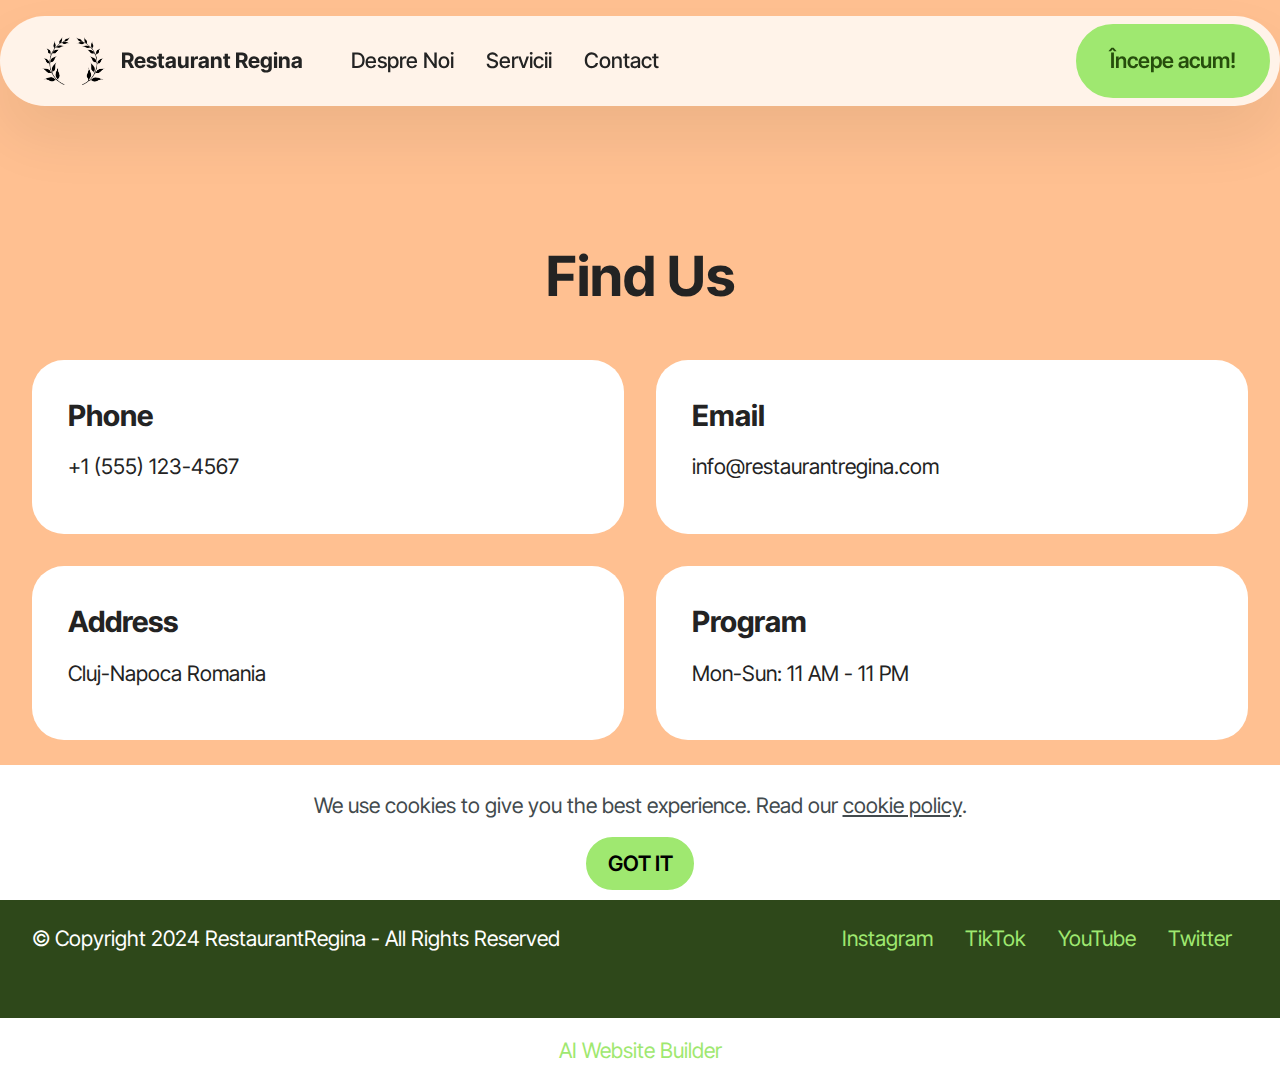
<file: contactrestaurant.html>
<!DOCTYPE html>
<html lang="ro">
<head>
  <!-- Site made with Mobirise Website Builder v5.9.24, https://mobirise.com -->
  <meta charset="UTF-8">
  <meta http-equiv="X-UA-Compatible" content="IE=edge">
  <meta name="generator" content="Mobirise v5.9.24, mobirise.com">
  <meta name="viewport" content="width=device-width, initial-scale=1, minimum-scale=1">
  <link rel="shortcut icon" href="assets/images/mbr.png" type="image/x-icon">
  <meta name="description" content="">
  
  
  <title>Contact Restaurant Regina</title>
  <link rel="stylesheet" href="assets/web/assets/mobirise-icons2/mobirise2.css">
  <link rel="stylesheet" href="assets/bootstrap/css/bootstrap.min.css">
  <link rel="stylesheet" href="assets/bootstrap/css/bootstrap-grid.min.css">
  <link rel="stylesheet" href="assets/bootstrap/css/bootstrap-reboot.min.css">
  <link rel="stylesheet" href="assets/dropdown/css/style.css">
  <link rel="stylesheet" href="assets/theme/css/style.css">
  <link rel="preload" href="https://fonts.googleapis.com/css?family=Inter+Tight:100,200,300,400,500,600,700,800,900,100i,200i,300i,400i,500i,600i,700i,800i,900i&display=swap" as="style" onload="this.onload=null;this.rel='stylesheet'">
  <noscript><link rel="stylesheet" href="https://fonts.googleapis.com/css?family=Inter+Tight:100,200,300,400,500,600,700,800,900,100i,200i,300i,400i,500i,600i,700i,800i,900i&display=swap"></noscript>
  <link rel="preload" as="style" href="assets/mobirise/css/mbr-additional.css?v=Mw8y46"><link rel="stylesheet" href="assets/mobirise/css/mbr-additional.css?v=Mw8y46" type="text/css">

  
  
  
</head>
<body>
  
  <section data-bs-version="5.1" class="menu menu1 cid-uzXY0ofGrM" once="menu" id="menu01-f">
	

	<nav class="navbar navbar-dropdown navbar-fixed-top navbar-expand-lg">
		<div class="container">
			<div class="navbar-brand">
				<span class="navbar-logo">
					
						<a href="index.html#top"><img src="assets/images/mbr.png" alt="restaurant regina logo" style="height: 3rem;"></a>
					
				</span>
				<span class="navbar-caption-wrap"><a class="navbar-caption text-black text-primary display-4" href="index.html">Restaurant Regina</a></span>
			</div>
			<button class="navbar-toggler" type="button" data-toggle="collapse" data-bs-toggle="collapse" data-target="#navbarSupportedContent" data-bs-target="#navbarSupportedContent" aria-controls="navbarNavAltMarkup" aria-expanded="false" aria-label="Toggle navigation">
				<div class="hamburger">
					<span></span>
					<span></span>
					<span></span>
					<span></span>
				</div>
			</button>
			<div class="collapse navbar-collapse" id="navbarSupportedContent">
				<ul class="navbar-nav nav-dropdown" data-app-modern-menu="true"><li class="nav-item">
						<a class="nav-link link text-black text-primary display-4" href="desprenoirestaurant.html">Despre Noi</a>
					</li>
					<li class="nav-item">
						<a class="nav-link link text-black text-primary display-4" href="serviciirestaurant.html" aria-expanded="false">Servicii</a>
					</li>
					<li class="nav-item">
						<a class="nav-link link text-black text-primary display-4" href="contactrestaurant.html">Contact</a>
					</li></ul>
				
				<div class="navbar-buttons mbr-section-btn"><a class="btn btn-primary display-4" href="index.html"> Începe acum!</a></div>
			</div>
		</div>
	</nav>
</section>

<section data-bs-version="5.1" class="contacts01 cid-uzY3mCYWnm" id="contacts01-g">
    

    
    
    <div class="container">
        <div class="row justify-content-center">
            <div class="col-12 content-head">
                <div class="mbr-section-head mb-5">
                    <h3 class="mbr-section-title mbr-fonts-style align-center mb-0 display-2">
                        <strong><br></strong><br><strong>Find Us</strong>
                    </h3>
                    
                </div>
            </div>
        </div>
        <div class="row">
            <div class="item features-without-image col-12 col-md-6 active">
                <div class="item-wrapper">
                    <div class="text-wrapper">
                        <h6 class="card-title mbr-fonts-style mb-3 display-5">
                            <strong>Phone</strong>
                        </h6>
                        <p class="mbr-text mbr-fonts-style display-7">
                            <a href="tel:+1 (555) 123-4567" class="text-black">+1 (555) 123-4567</a>
                        </p>
                    </div>
                </div>
            </div>
            <div class="item features-without-image col-12 col-md-6">
                <div class="item-wrapper">
                    <div class="text-wrapper">
                        <h6 class="card-title mbr-fonts-style mb-3 display-5">
                            <strong>Email</strong>
                        </h6>
                        <p class="mbr-text mbr-fonts-style display-7">
                            <a href="mailto:info@restaurantregina.com" class="text-black">info@restaurantregina.com</a>
                        </p>
                    </div>
                </div>
            </div>
            <div class="item features-without-image col-12 col-md-6">
                <div class="item-wrapper">
                    <div class="text-wrapper">
                        <h6 class="card-title mbr-fonts-style mb-3 display-5">
                            <strong>Address</strong>
                        </h6>
                        <p class="mbr-text mbr-fonts-style display-7">Cluj-Napoca Romania</p>
                    </div>
                </div>
            </div>
            <div class="item features-without-image col-12 col-md-6">
                <div class="item-wrapper">
                    <div class="text-wrapper">
                        <h6 class="card-title mbr-fonts-style mb-3 display-5"><strong>Program&nbsp;</strong></h6>
                        <p class="mbr-text mbr-fonts-style display-7">Mon-Sun: 11 AM - 11 PM</p>
                    </div>
                </div>
            </div>
        </div>
    </div>
</section>

<section data-bs-version="5.1" class="footer2 cid-uzY3nfl2C5" once="footers" id="footer02-h">
    

    
    

    <div class="container">
        <div class="row">
            <div class="col-12 col-lg-6 center mt-2 mb-3">
                <p class="mbr-fonts-style copyright mb-0 display-7">
                    © Copyright 2024 RestaurantRegina - All Rights Reserved
                </p>
            </div>
            <div class="col-12 col-lg-6 center">
                <div class="row-links mt-2 mb-3">
                    <ul class="row-links-soc">
                        
                        
                        
                        
                    <li class="row-links-soc-item mbr-fonts-style display-7">
                            <a href="https://www.instagram.com/" class="text-primary">Instagram</a>
                        </li><li class="row-links-soc-item mbr-fonts-style display-7">
                            <a href="#https://www.tiktok.com/en/" class="text-primary">TikTok</a>
                        </li><li class="row-links-soc-item mbr-fonts-style display-7">
                            <a href="#https://www.youtube.com/" class="text-primary">YouTube</a>
                        </li><li class="row-links-soc-item mbr-fonts-style display-7">
                            <a href="#https://x.com/home" class="text-primary">Twitter</a>
                        </li></ul>
                </div>
            </div>
        </div>
    </div>
</section><section class="display-7" style="padding: 0;align-items: center;justify-content: center;flex-wrap: wrap;    align-content: center;display: flex;position: relative;height: 4rem;"><a href="https://mobiri.se/3706240" style="flex: 1 1;height: 4rem;position: absolute;width: 100%;z-index: 1;"><img alt="" style="height: 4rem;" src="[data-uri]"></a><p style="margin: 0;text-align: center;" class="display-7">&#8204;</p><a style="z-index:1" href="https://mobirise.com/builder/ai-website-builder.html">AI Website Builder</a></section><script src="assets/bootstrap/js/bootstrap.bundle.min.js"></script>  <script src="assets/web/assets/cookies-alert-plugin/cookies-alert-core.js"></script>  <script src="assets/web/assets/cookies-alert-plugin/cookies-alert-script.js"></script>  <script src="assets/smoothscroll/smooth-scroll.js"></script>  <script src="assets/ytplayer/index.js"></script>  <script src="assets/dropdown/js/navbar-dropdown.js"></script>  <script src="assets/theme/js/script.js"></script>  
  
  
<input name="cookieData" type="hidden" data-cookie-cookiesAlertType='false' data-cookie-customDialogSelector='null' data-cookie-colorText='#424a4d' data-cookie-colorBg='rgb(255, 255, 255)' data-cookie-opacityOverlay='0' data-cookie-bgOpacity='100' data-cookie-textButton='GOT IT' data-cookie-rejectText='REJECT' data-cookie-colorButton='#9fe870' data-cookie-rejectColor='#ffffff' data-cookie-colorLink='#424a4d' data-cookie-underlineLink='true' data-cookie-text="We use cookies to give you the best experience. Read our <a href='privacy.html'>cookie policy</a>.">
  </body>
</html>
</file>
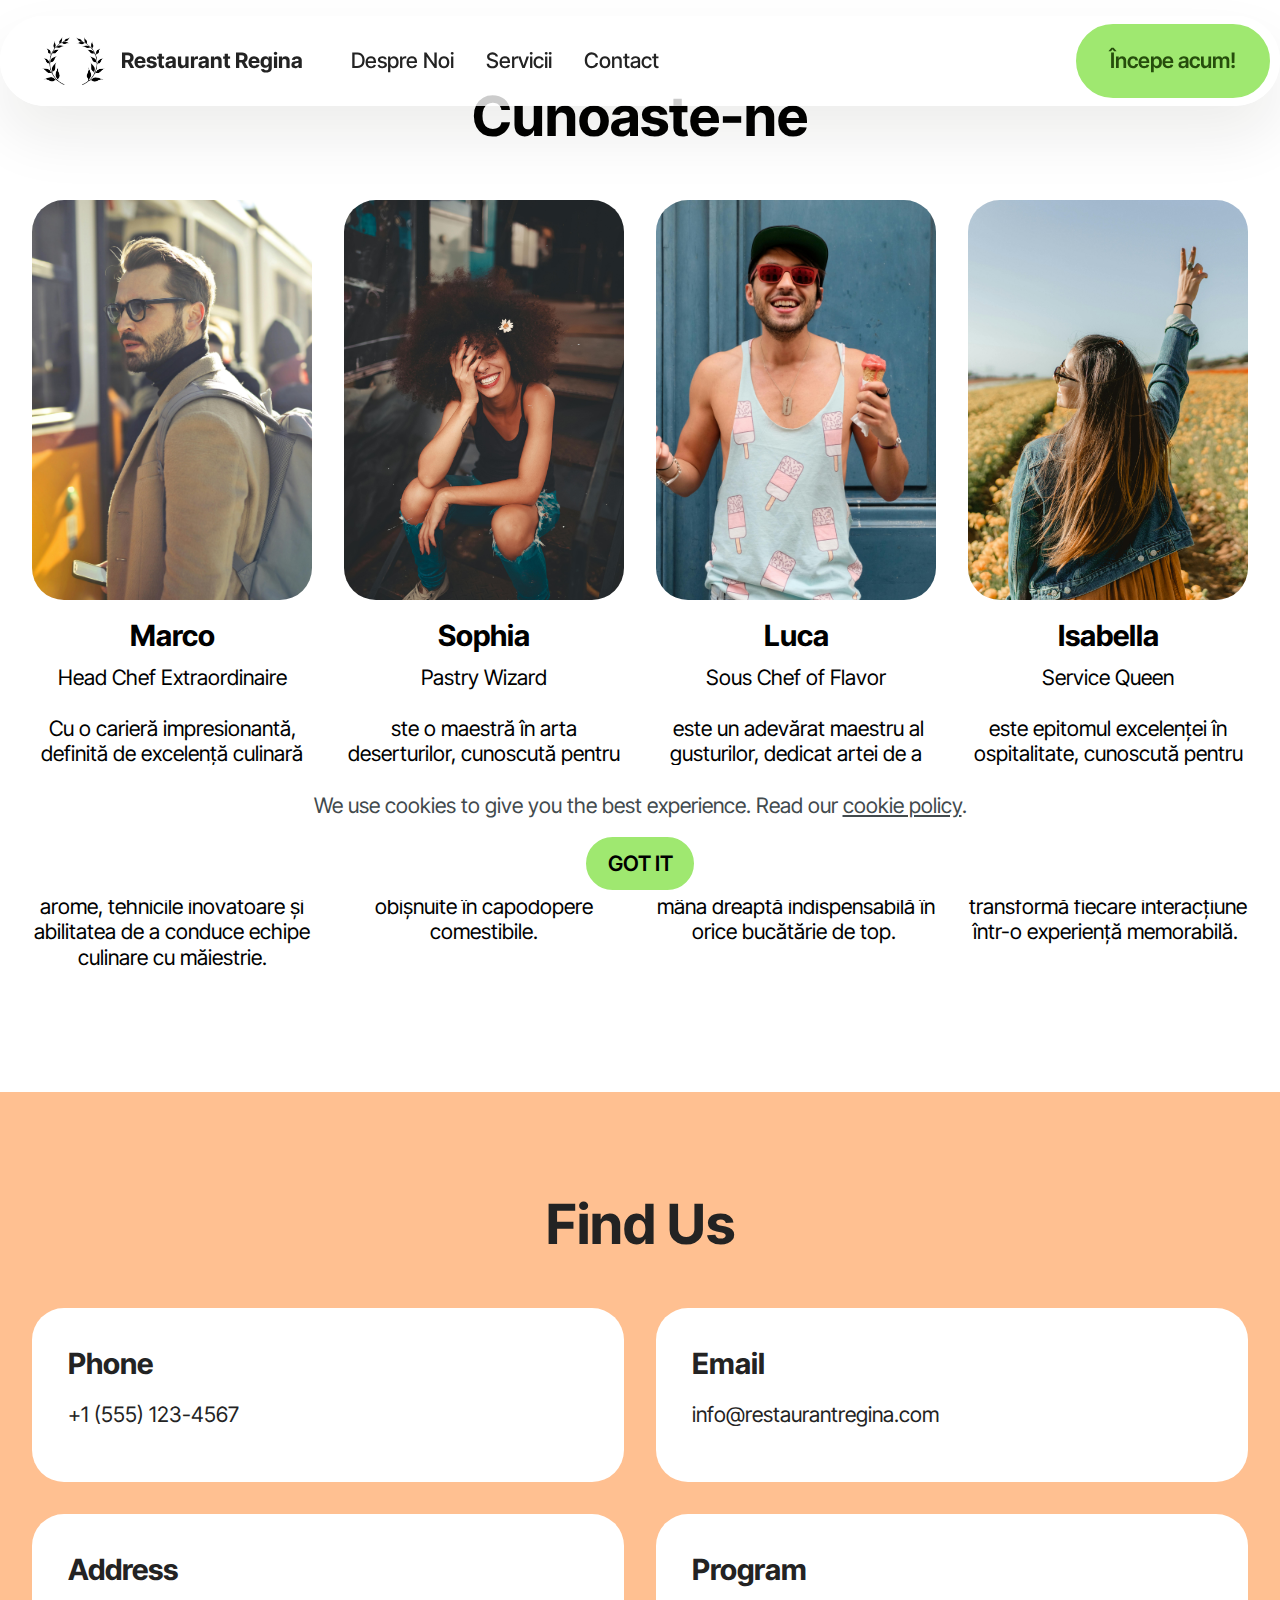
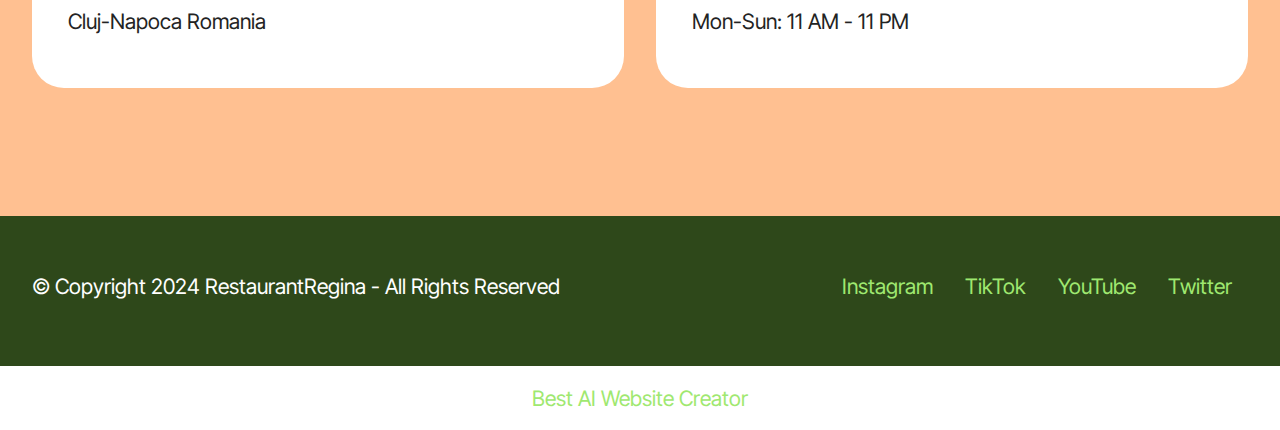
<file: desprenoirestaurant.html>
<!DOCTYPE html>
<html lang="ro">
<head>
  <!-- Site made with Mobirise Website Builder v5.9.24, https://mobirise.com -->
  <meta charset="UTF-8">
  <meta http-equiv="X-UA-Compatible" content="IE=edge">
  <meta name="generator" content="Mobirise v5.9.24, mobirise.com">
  <meta name="viewport" content="width=device-width, initial-scale=1, minimum-scale=1">
  <link rel="shortcut icon" href="assets/images/mbr.png" type="image/x-icon">
  <meta name="description" content="Cunoaste echipa noastra!">
  
  
  <title>Despre Noi Restaurant Regina</title>
  <link rel="stylesheet" href="assets/web/assets/mobirise-icons2/mobirise2.css">
  <link rel="stylesheet" href="assets/bootstrap/css/bootstrap.min.css">
  <link rel="stylesheet" href="assets/bootstrap/css/bootstrap-grid.min.css">
  <link rel="stylesheet" href="assets/bootstrap/css/bootstrap-reboot.min.css">
  <link rel="stylesheet" href="assets/dropdown/css/style.css">
  <link rel="stylesheet" href="assets/theme/css/style.css">
  <link rel="preload" href="https://fonts.googleapis.com/css?family=Inter+Tight:100,200,300,400,500,600,700,800,900,100i,200i,300i,400i,500i,600i,700i,800i,900i&display=swap" as="style" onload="this.onload=null;this.rel='stylesheet'">
  <noscript><link rel="stylesheet" href="https://fonts.googleapis.com/css?family=Inter+Tight:100,200,300,400,500,600,700,800,900,100i,200i,300i,400i,500i,600i,700i,800i,900i&display=swap"></noscript>
  <link rel="preload" as="style" href="assets/mobirise/css/mbr-additional.css?v=alGT54"><link rel="stylesheet" href="assets/mobirise/css/mbr-additional.css?v=alGT54" type="text/css">

  
  
  
</head>
<body>
  
  <section data-bs-version="5.1" class="menu menu1 cid-uzXY0ofGrM" once="menu" id="menu01-5">
	

	<nav class="navbar navbar-dropdown navbar-fixed-top navbar-expand-lg">
		<div class="container">
			<div class="navbar-brand">
				<span class="navbar-logo">
					
						<a href="index.html"><img src="assets/images/mbr.png" alt="restaurant regina logo" style="height: 3rem;"></a>
					
				</span>
				<span class="navbar-caption-wrap"><a class="navbar-caption text-black text-primary display-4" href="index.html">Restaurant Regina</a></span>
			</div>
			<button class="navbar-toggler" type="button" data-toggle="collapse" data-bs-toggle="collapse" data-target="#navbarSupportedContent" data-bs-target="#navbarSupportedContent" aria-controls="navbarNavAltMarkup" aria-expanded="false" aria-label="Toggle navigation">
				<div class="hamburger">
					<span></span>
					<span></span>
					<span></span>
					<span></span>
				</div>
			</button>
			<div class="collapse navbar-collapse" id="navbarSupportedContent">
				<ul class="navbar-nav nav-dropdown" data-app-modern-menu="true"><li class="nav-item">
						<a class="nav-link link text-black text-primary display-4" href="desprenoirestaurant.html">Despre Noi</a>
					</li>
					<li class="nav-item">
						<a class="nav-link link text-black text-primary display-4" href="serviciirestaurant.html" aria-expanded="false">Servicii</a>
					</li>
					<li class="nav-item">
						<a class="nav-link link text-black text-primary display-4" href="contactrestaurant.html">Contact</a>
					</li></ul>
				
				<div class="navbar-buttons mbr-section-btn"><a class="btn btn-primary display-4" href="index.html"> Începe acum!</a></div>
			</div>
		</div>
	</nav>
</section>

<section data-bs-version="5.1" class="people03 cid-uzY1wHwOsh" id="people03-7">
    
    
    <div class="container-fluid">
        <div class="row justify-content-center">
            <div class="col-12 content-head">
                <div class="mbr-section-head mb-5">
                    <h4 class="mbr-section-title mbr-fonts-style align-center mb-0 display-2"><strong>Cunoaste-ne</strong></h4>
                    
                </div>
            </div>
        </div>
        <div class="row">
            <div class="item features-image col-12 col-md-6 col-lg-3">
                <div class="item-wrapper">
                    <div class="item-img mb-3">
                        <img src="assets/images/pexels-olly-837358.jpg" alt="persoana" title="">
                    </div>
                    <div class="item-content align-left">
                        <h5 class="item-title mbr-fonts-style display-5">
                            <strong>Marco</strong>
                        </h5>
                        <h6 class="item-subtitle mbr-fonts-style mb-3 display-7">Head Chef Extraordinaire<br><br>Cu o carieră impresionantă, definită de excelență culinară și o atenție meticuloasă la detalii, Marco transformă fiecare masă într-o operă de artă. Este cunoscut pentru combinațiile sale îndrăznețe de arome, tehnicile inovatoare și abilitatea de a conduce echipe culinare cu măiestrie.<br><br></h6>
                        
                    </div>
                    
                </div>
            </div>
            <div class="item features-image col-12 col-md-6 col-lg-3">
                <div class="item-wrapper">
                    <div class="item-img mb-3">
                        <img src="assets/images/pexels-luizclas-170497.jpg" alt="persoana" title="">
                    </div>
                    <div class="item-content align-left">
                        <h5 class="item-title mbr-fonts-style display-5">
                            <strong>Sophia</strong>
                        </h5>
                        <h6 class="item-subtitle mbr-fonts-style mb-3 display-7">Pastry Wizard<br><br>ste o maestră în arta deserturilor, cunoscută pentru creațiile sale dulci spectaculoase și rafinate.<br>Cu un talent nativ și ani de experiență în patiserie, Sophia transformă ingredientele obișnuite în capodopere comestibile.</h6>
                        
                    </div>
                    
                </div>
            </div>
            <div class="item features-image col-12 col-md-6 col-lg-3">
                <div class="item-wrapper">
                    <div class="item-img mb-3">
                        <img src="assets/images/pexels-reead-886285.jpg" alt="persoana" title="">
                    </div>
                    <div class="item-content align-left">
                        <h5 class="item-title mbr-fonts-style display-5">
                            <strong>Luca</strong>
                        </h5>
                        <h6 class="item-subtitle mbr-fonts-style mb-3 display-7">Sous Chef of Flavor<br><br>&nbsp;este un adevărat maestru al gusturilor, dedicat artei de a transforma fiecare ingredient într-o experiență culinară memorabilă. Cu o pasiune contagioasă pentru echilibrul perfect al aromelor, Luca este mâna dreaptă indispensabilă în orice bucătărie de top.&nbsp;</h6>
                        
                    </div>
                    
                </div>
            </div>
            <div class="item features-image col-12 col-md-6 col-lg-3">
                <div class="item-wrapper">
                    <div class="item-img mb-3">
                       <img src="assets/images/pexels-lucasfonseca-2216350.jpg" alt="persoana" title="" data-slide-to="3" data-bs-slide-to="3">
                    </div>
                    <div class="item-content align-left">
                        <h5 class="item-title mbr-fonts-style display-5">
                            <strong>Isabella</strong>
                        </h5>
                        <h6 class="item-subtitle mbr-fonts-style mb-3 display-7">Service Queen<br><br>este epitomul excelenței în ospitalitate, cunoscută pentru eleganța, profesionalismul și dedicarea cu care își întâmpină oaspeții. Cu o prezență carismatică și o atenție deosebită la detalii, ea transformă fiecare interacțiune într-o experiență memorabilă.&nbsp;</h6>
                        
                    </div>
                    
                </div>
            </div>
        </div>
    </div>
</section>

<section data-bs-version="5.1" class="contacts01 cid-uzZ04pnZ3g" id="contacts01-k">
    

    
    
    <div class="container">
        <div class="row justify-content-center">
            <div class="col-12 content-head">
                <div class="mbr-section-head mb-5">
                    <h3 class="mbr-section-title mbr-fonts-style align-center mb-0 display-2">
                        <strong>Find Us</strong>
                    </h3>
                    
                </div>
            </div>
        </div>
        <div class="row">
            <div class="item features-without-image col-12 col-md-6 active">
                <div class="item-wrapper">
                    <div class="text-wrapper">
                        <h6 class="card-title mbr-fonts-style mb-3 display-5">
                            <strong>Phone</strong>
                        </h6>
                        <p class="mbr-text mbr-fonts-style display-7">
                            <a href="tel:+1 (555) 123-4567" class="text-black">+1 (555) 123-4567</a>
                        </p>
                    </div>
                </div>
            </div>
            <div class="item features-without-image col-12 col-md-6">
                <div class="item-wrapper">
                    <div class="text-wrapper">
                        <h6 class="card-title mbr-fonts-style mb-3 display-5">
                            <strong>Email</strong>
                        </h6>
                        <p class="mbr-text mbr-fonts-style display-7">
                            <a href="mailto:info@restaurantregina.com" class="text-black">info@restaurantregina.com</a>
                        </p>
                    </div>
                </div>
            </div>
            <div class="item features-without-image col-12 col-md-6">
                <div class="item-wrapper">
                    <div class="text-wrapper">
                        <h6 class="card-title mbr-fonts-style mb-3 display-5">
                            <strong>Address</strong>
                        </h6>
                        <p class="mbr-text mbr-fonts-style display-7">Cluj-Napoca Romania</p>
                    </div>
                </div>
            </div>
            <div class="item features-without-image col-12 col-md-6">
                <div class="item-wrapper">
                    <div class="text-wrapper">
                        <h6 class="card-title mbr-fonts-style mb-3 display-5"><strong>Program&nbsp;</strong></h6>
                        <p class="mbr-text mbr-fonts-style display-7">Mon-Sun: 11 AM - 11 PM</p>
                    </div>
                </div>
            </div>
        </div>
    </div>
</section>

<section data-bs-version="5.1" class="footer2 cid-uzY2qsYc2B" once="footers" id="footer02-9">
    

    
    

    <div class="container">
        <div class="row">
            <div class="col-12 col-lg-6 center mt-2 mb-3">
                <p class="mbr-fonts-style copyright mb-0 display-7">
                    © Copyright 2024 RestaurantRegina - All Rights Reserved
                </p>
            </div>
            <div class="col-12 col-lg-6 center">
                <div class="row-links mt-2 mb-3">
                    <ul class="row-links-soc">
                        
                        
                        
                        
                    <li class="row-links-soc-item mbr-fonts-style display-7">
                            <a href="https://www.instagram.com/" class="text-primary">Instagram</a>
                        </li><li class="row-links-soc-item mbr-fonts-style display-7">
                            <a href="#https://www.tiktok.com/en/" class="text-primary">TikTok</a>
                        </li><li class="row-links-soc-item mbr-fonts-style display-7">
                            <a href="#https://www.youtube.com/" class="text-primary">YouTube</a>
                        </li><li class="row-links-soc-item mbr-fonts-style display-7">
                            <a href="#https://x.com/home" class="text-primary">Twitter</a>
                        </li></ul>
                </div>
            </div>
        </div>
    </div>
</section><section class="display-7" style="padding: 0;align-items: center;justify-content: center;flex-wrap: wrap;    align-content: center;display: flex;position: relative;height: 4rem;"><a href="https://mobiri.se/3706240" style="flex: 1 1;height: 4rem;position: absolute;width: 100%;z-index: 1;"><img alt="" style="height: 4rem;" src="[data-uri]"></a><p style="margin: 0;text-align: center;" class="display-7">&#8204;</p><a style="z-index:1" href="https://mobirise.com/builder/ai-website-creator.html">Best AI Website Creator</a></section><script src="assets/bootstrap/js/bootstrap.bundle.min.js"></script>  <script src="assets/web/assets/cookies-alert-plugin/cookies-alert-core.js"></script>  <script src="assets/web/assets/cookies-alert-plugin/cookies-alert-script.js"></script>  <script src="assets/smoothscroll/smooth-scroll.js"></script>  <script src="assets/ytplayer/index.js"></script>  <script src="assets/dropdown/js/navbar-dropdown.js"></script>  <script src="assets/theme/js/script.js"></script>  
  
  
<input name="cookieData" type="hidden" data-cookie-cookiesAlertType='false' data-cookie-customDialogSelector='null' data-cookie-colorText='#424a4d' data-cookie-colorBg='rgb(255, 255, 255)' data-cookie-opacityOverlay='0' data-cookie-bgOpacity='100' data-cookie-textButton='GOT IT' data-cookie-rejectText='REJECT' data-cookie-colorButton='#9fe870' data-cookie-rejectColor='#ffffff' data-cookie-colorLink='#424a4d' data-cookie-underlineLink='true' data-cookie-text="We use cookies to give you the best experience. Read our <a href='privacy.html'>cookie policy</a>.">
  </body>
</html>
</file>
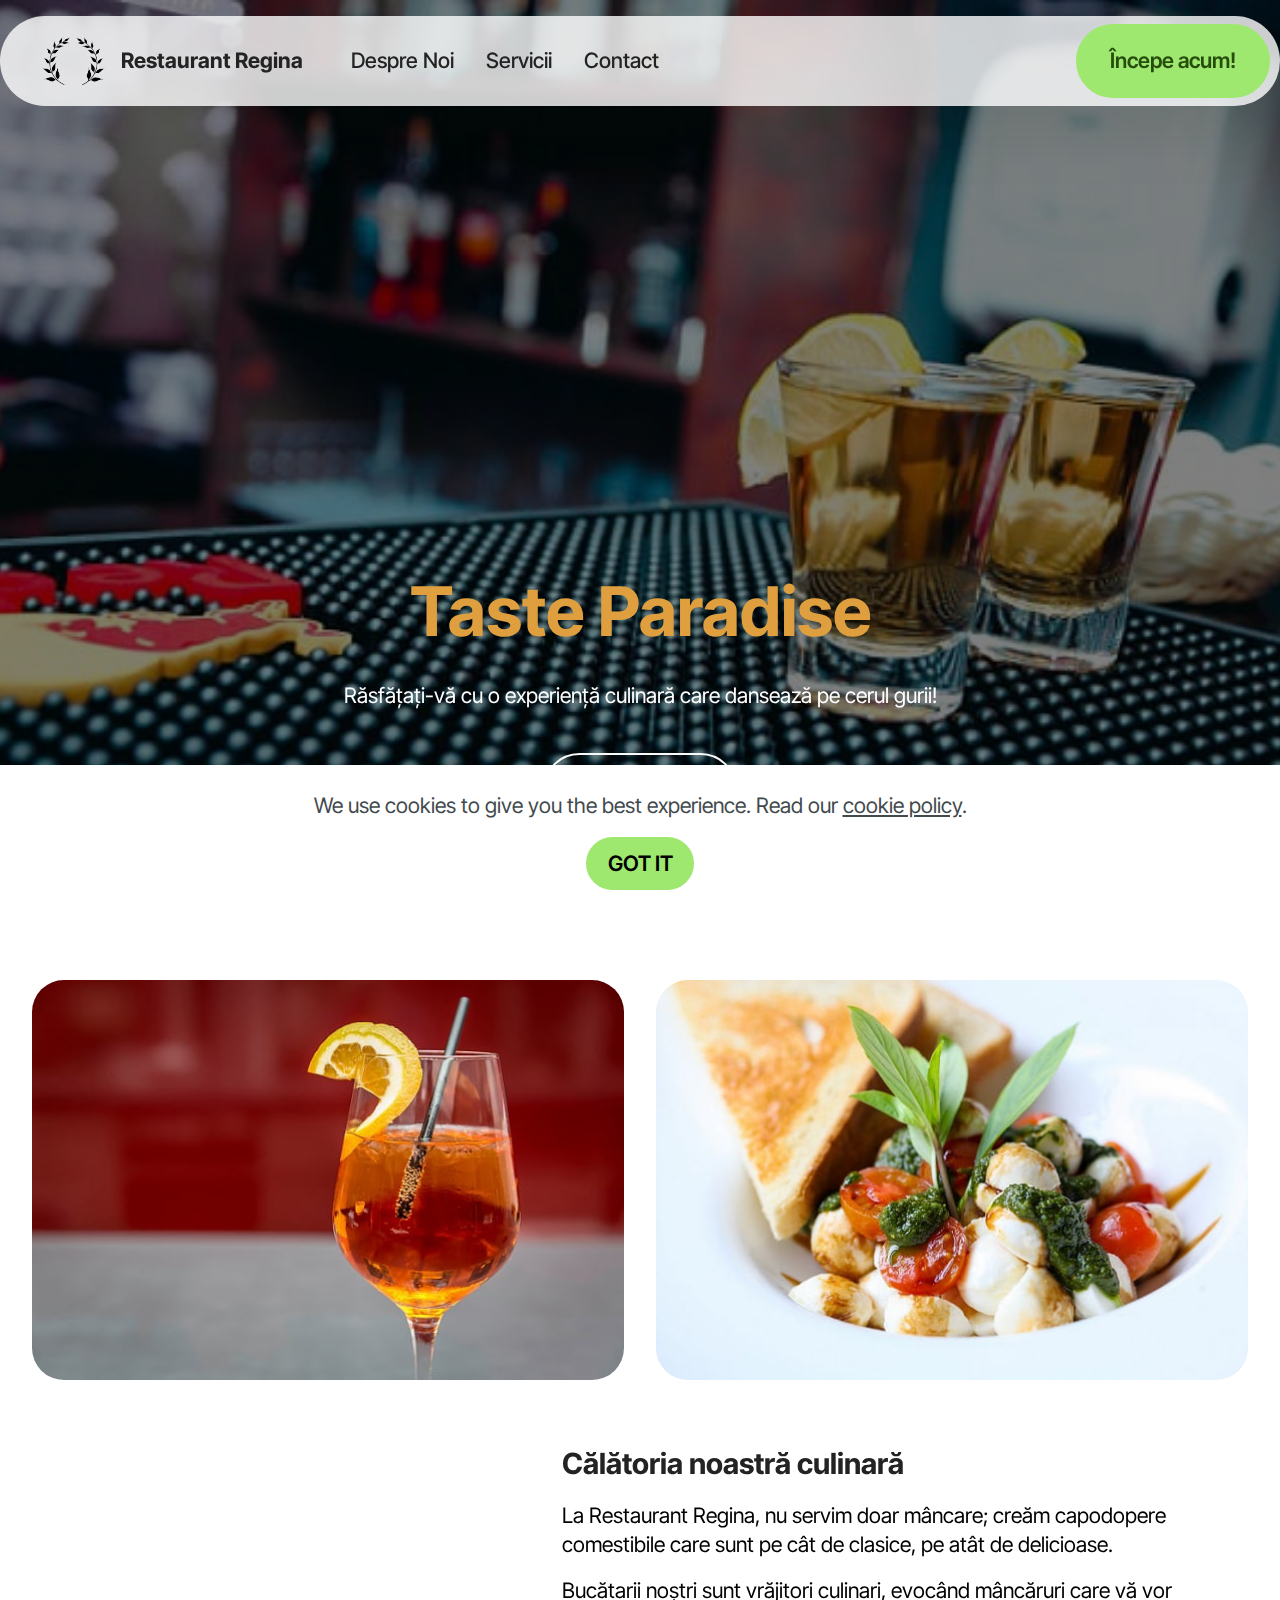
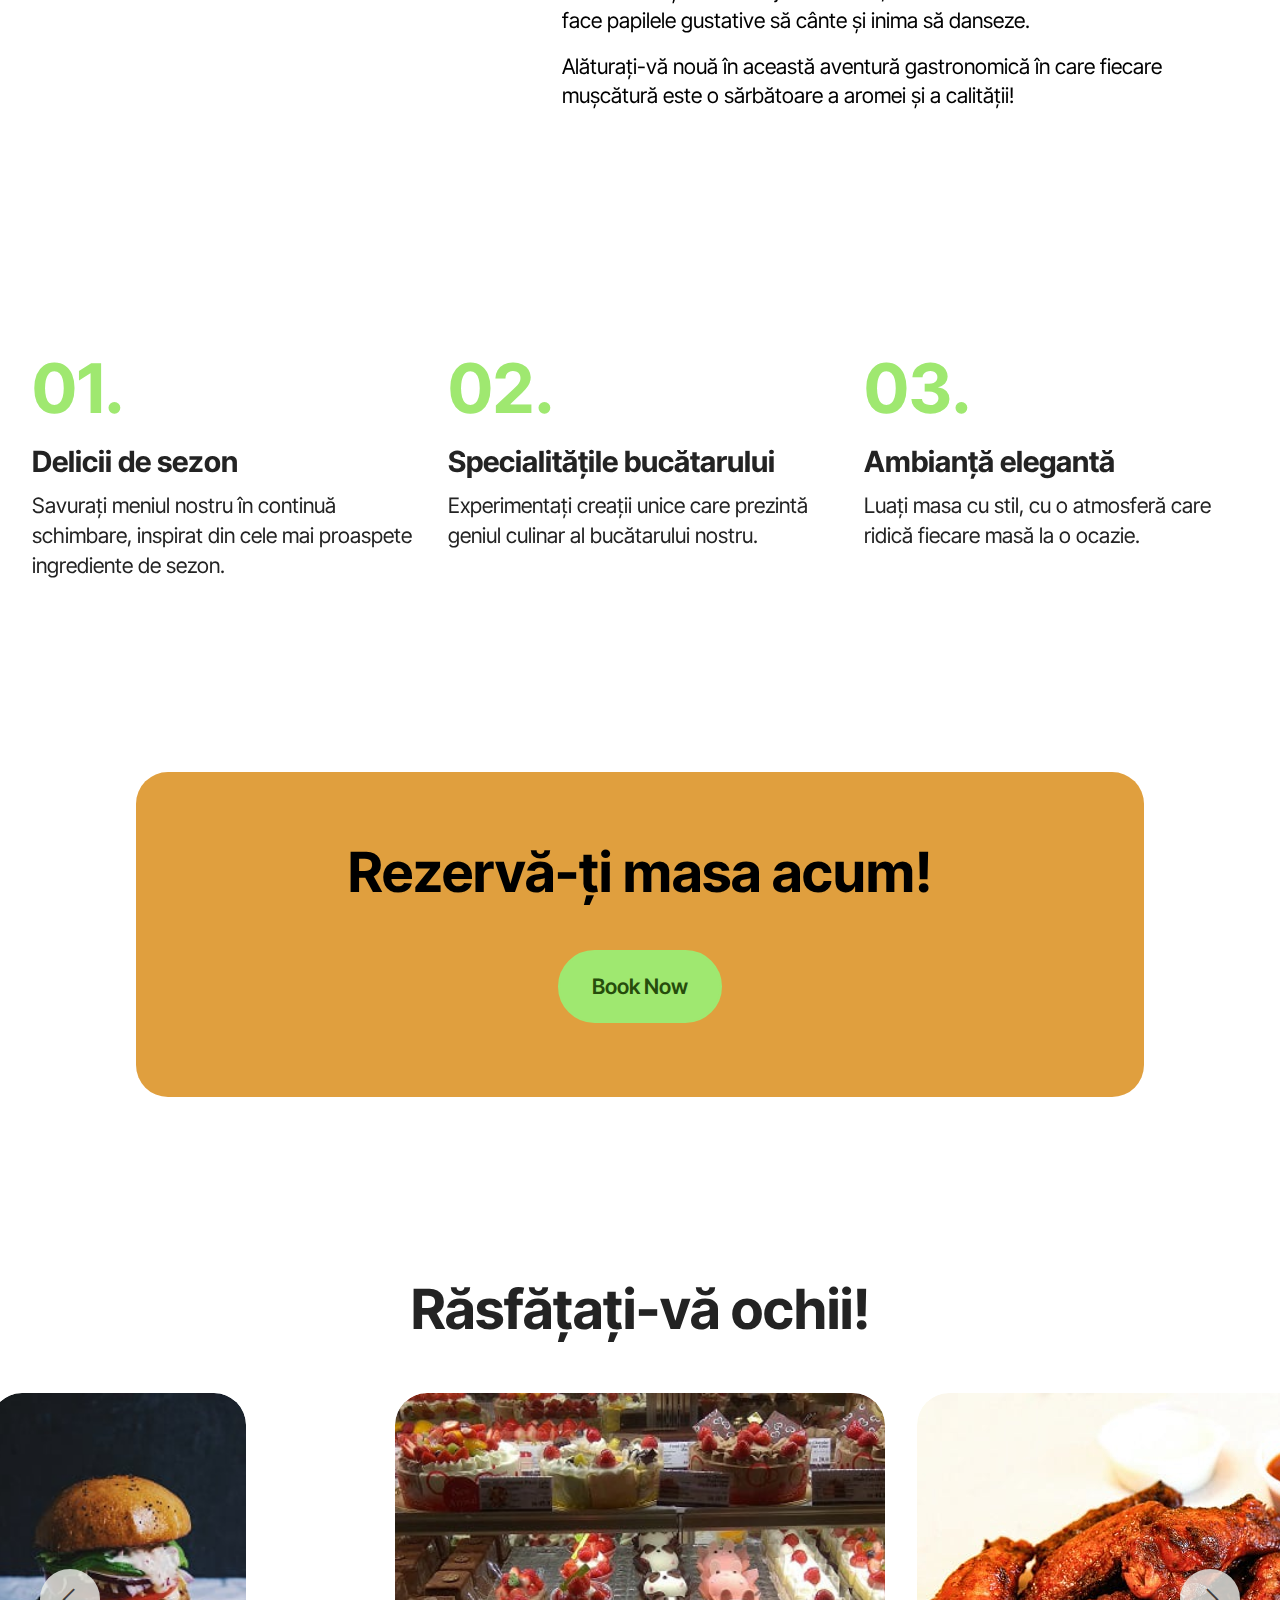
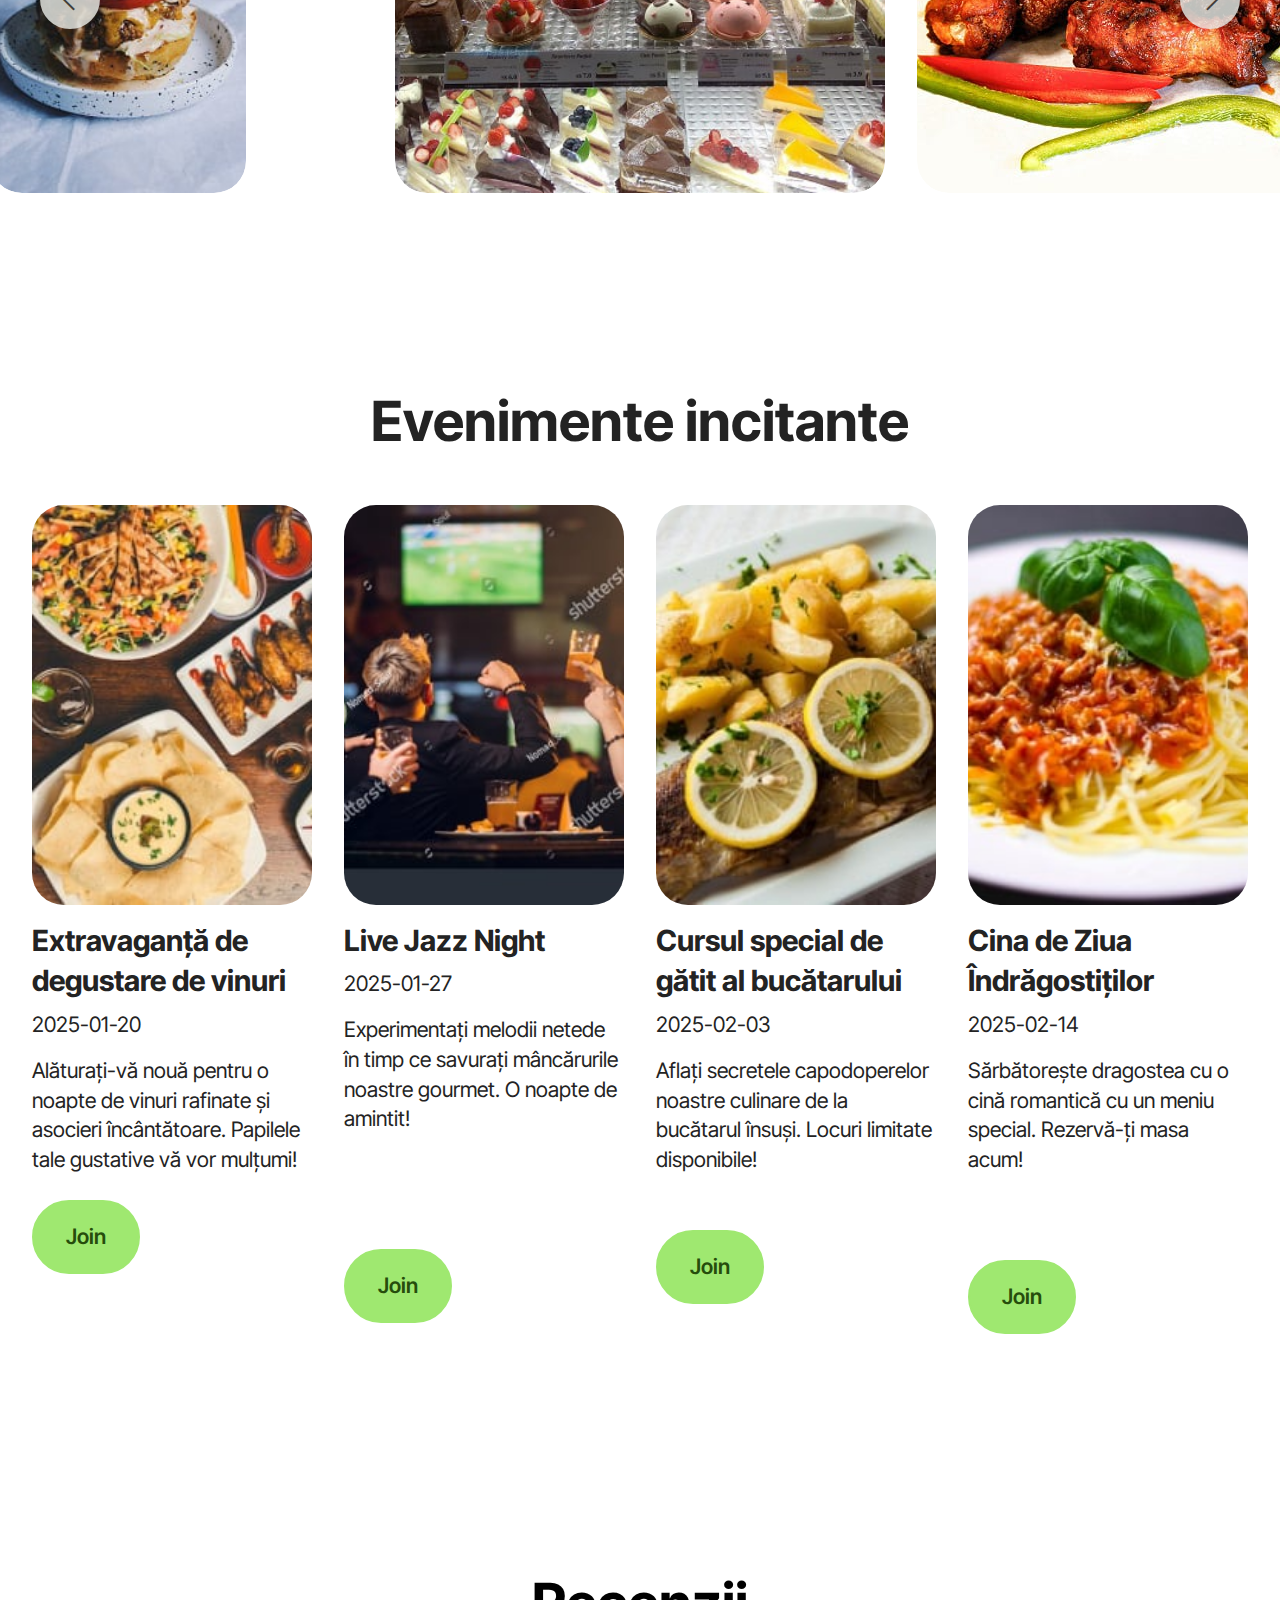
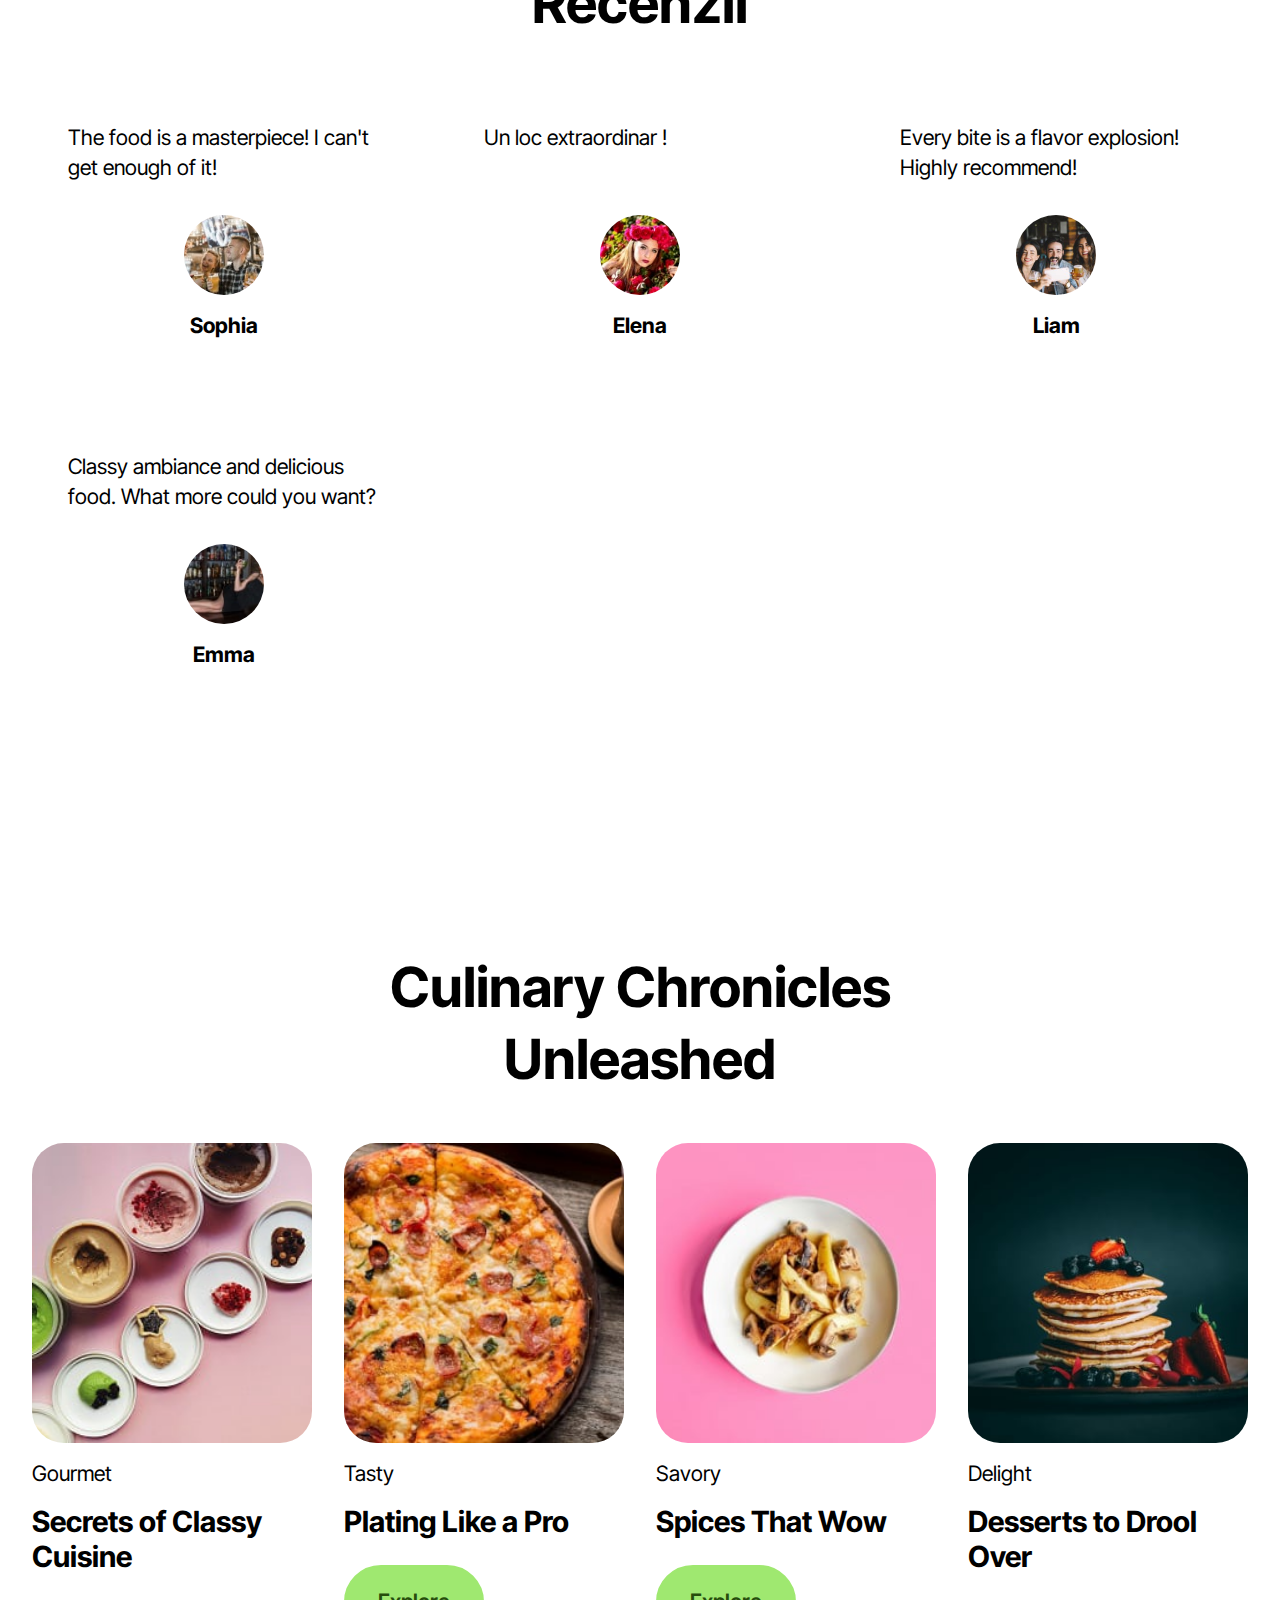
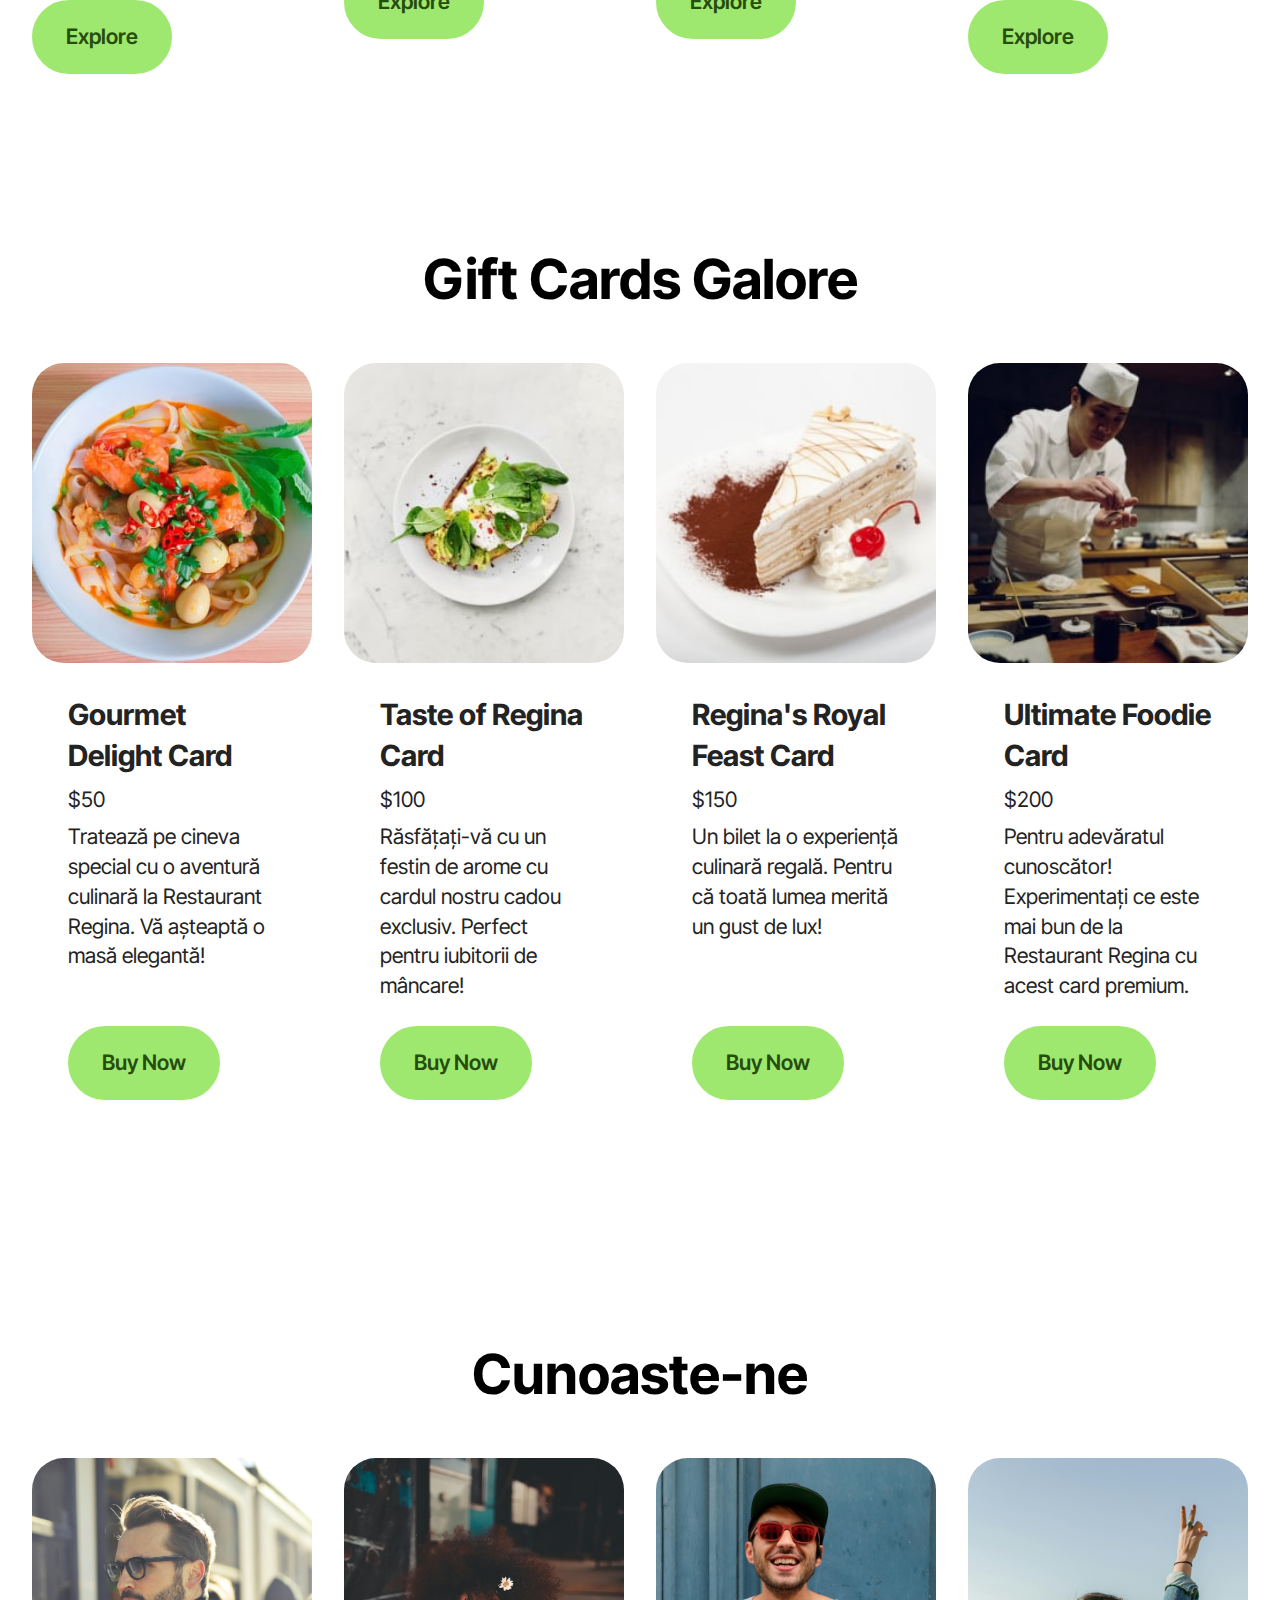
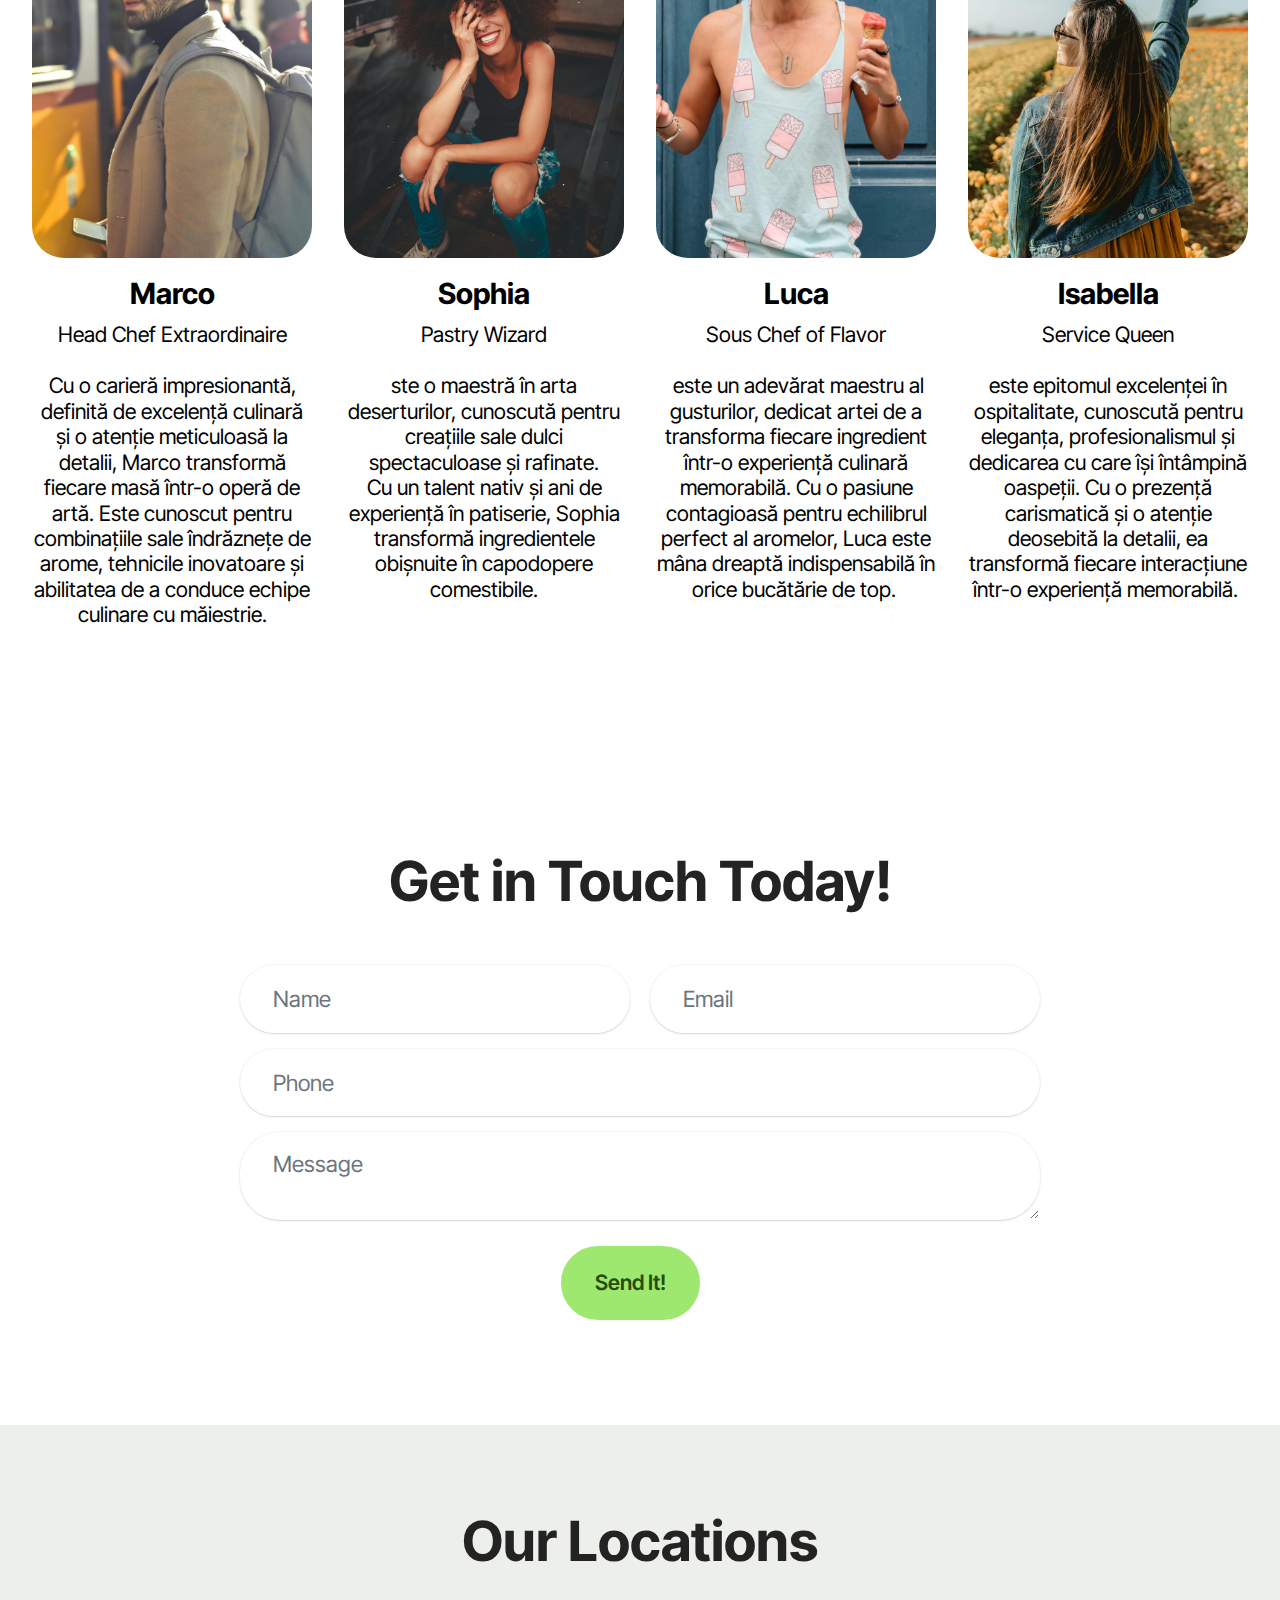
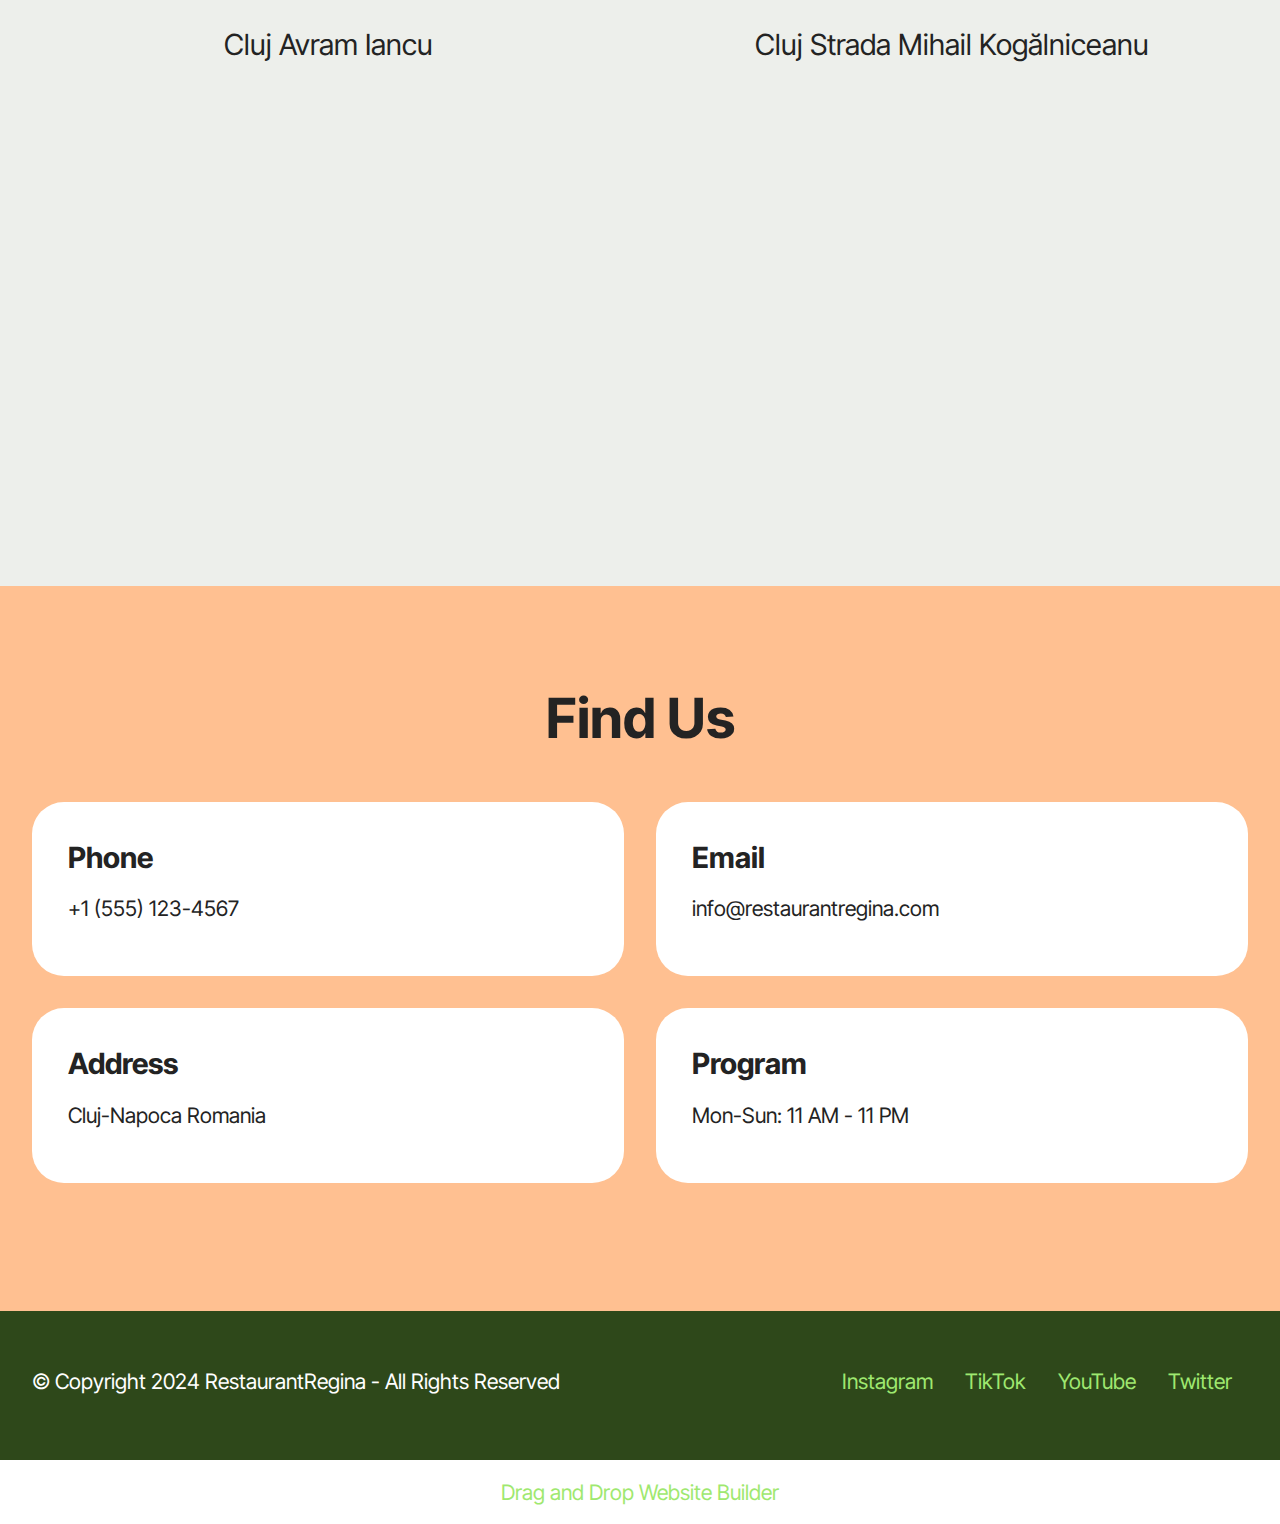
<file: restaurantregina.html>
<!DOCTYPE html>
<html  >
<head>
 
  <meta charset="UTF-8">
  <meta http-equiv="X-UA-Compatible" content="IE=edge">
  <meta name="generator" content="Mobirise v5.9.24, mobirise.com">
  <meta name="viewport" content="width=device-width, initial-scale=1, minimum-scale=1">
  <link rel="shortcut icon" href="assets/images/mbr.png" type="image/x-icon">
  <meta name="description" content="Home">
  
  
  <title>RestaurantRegina</title>
  <link rel="stylesheet" href="assets/web/assets/mobirise-icons2/mobirise2.css">
  <link rel="stylesheet" href="assets/bootstrap/css/bootstrap.min.css">
  <link rel="stylesheet" href="assets/bootstrap/css/bootstrap-grid.min.css">
  <link rel="stylesheet" href="assets/bootstrap/css/bootstrap-reboot.min.css">
  <link rel="stylesheet" href="assets/parallax/jarallax.css">
  <link rel="stylesheet" href="assets/dropdown/css/style.css">
  <link rel="stylesheet" href="assets/theme/css/style.css">
  <link rel="preload" href="https://fonts.googleapis.com/css?family=Inter+Tight:100,200,300,400,500,600,700,800,900,100i,200i,300i,400i,500i,600i,700i,800i,900i&display=swap" as="style" onload="this.onload=null;this.rel='stylesheet'">
  <noscript><link rel="stylesheet" href="https://fonts.googleapis.com/css?family=Inter+Tight:100,200,300,400,500,600,700,800,900,100i,200i,300i,400i,500i,600i,700i,800i,900i&display=swap"></noscript>
  <link rel="preload" as="style" href="assets/mobirise/css/mbr-additional.css?v=Y45Unp"><link rel="stylesheet" href="assets/mobirise/css/mbr-additional.css?v=Y45Unp" type="text/css">

  
  
  
</head>
<body>
  
  <section data-bs-version="5.1" class="menu menu1 cid-uzXY0ofGrM" once="menu" id="menu01-5">
	

	<nav class="navbar navbar-dropdown navbar-fixed-top navbar-expand-lg">
		<div class="container">
			<div class="navbar-brand">
				<span class="navbar-logo">
					
						<a href="restaurantregina.html#top"><img src="assets/images/mbr.png" alt="restaurant regina logo" style="height: 3rem;"></a>
					
				</span>
				<span class="navbar-caption-wrap"><a class="navbar-caption text-black text-primary display-4" href="restaurantregina.html">Restaurant Regina</a></span>
			</div>
			<button class="navbar-toggler" type="button" data-toggle="collapse" data-bs-toggle="collapse" data-target="#navbarSupportedContent" data-bs-target="#navbarSupportedContent" aria-controls="navbarNavAltMarkup" aria-expanded="false" aria-label="Toggle navigation">
				<div class="hamburger">
					<span></span>
					<span></span>
					<span></span>
					<span></span>
				</div>
			</button>
			<div class="collapse navbar-collapse" id="navbarSupportedContent">
				<ul class="navbar-nav nav-dropdown" data-app-modern-menu="true"><li class="nav-item">
						<a class="nav-link link text-black text-primary display-4" href="desprenoirestaurant.html">Despre Noi</a>
					</li>
					<li class="nav-item">
						<a class="nav-link link text-black text-primary display-4" href="serviciirestaurant.html" aria-expanded="false">Servicii</a>
					</li>
					<li class="nav-item">
						<a class="nav-link link text-black text-primary display-4" href="contactrestaurant.html">Contact</a>
					</li></ul>
				
				<div class="navbar-buttons mbr-section-btn"><a class="btn btn-primary display-4" href="restaurantregina.html"> Începe acum!</a></div>
			</div>
		</div>
	</nav>
</section>

<section data-bs-version="5.1" class="header18 cid-uzXEbaEP48 mbr-fullscreen mbr-parallax-background" id="hero-16-uzXEbaEP48">
  

  <div class="mbr-overlay" style="opacity: 0.5; background-color: rgb(0, 0, 0);"></div>
  <div class="container-fluid">
    <div class="row">
      <div class="content-wrap col-12 col-md-12">
        <h1 class="mbr-section-title mbr-fonts-style mbr-white mb-4 display-1">
          <strong>Taste Paradise</strong>
        </h1>
        
        <p class="mbr-fonts-style mbr-text mbr-white mb-4 display-7">Răsfățați-vă cu o experiență culinară care dansează pe cerul gurii!</p>
        <div class="mbr-section-btn"><a class="btn btn-white-outline display-7" href="restaurantregina.html">Explore More</a></div>
      </div>
    </div>
  </div>
</section>

<section data-bs-version="5.1" class="article01 cid-uzXEbaF8nr" id="about-us-1-uzXEbaF8nr">
	

	
	
	<div class="container">
		<div class="row justify-content-center">
			<div class="card col-md-12 col-lg-12">
				<div class="card-wrapper">
					<div class="row">
						<div class="image-wrapper col-12 col-sm-6 justify-content-center">
							<img src="assets/images/aperol-600x399.jpg" alt="aperol">
						</div>
						<div class="image-wrapper col-12 col-sm-6 justify-content-center">
							<img src="assets/images/appetizer-basil-caprese-600x399.jpg" alt="apetizer cu basil si branza">
						</div>
					</div>

					<div class="card-box align-left mb-3 card-content-text">
						<h4 class="card-title mbr-fonts-style mbr-white mb-0 display-5"><strong style="font-size: calc(1.35rem + 0.65 * ((100vw - 62rem) / 25));">Călătoria noastră culinară</strong></h4>
						<p class="mbr-text mbr-fonts-style mt-3 mb-0 display-7">La Restaurant Regina, nu servim doar mâncare; creăm capodopere comestibile care sunt pe cât de clasice, pe atât de delicioase.</p>

						<p class="mbr-text mbr-fonts-style mt-3 mb-0 display-7">Bucătarii noștri sunt vrăjitori culinari, evocând mâncăruri care vă vor face papilele gustative să cânte și inima să danseze.</p>

						<p class="mbr-text mbr-fonts-style mt-3 mb-0 display-7">Alăturați-vă nouă în această aventură gastronomică în care fiecare mușcătură este o sărbătoare a aromei și a calității!</p>

						
					</div>
				</div>
			</div>
		</div>
	</div>
</section>

<section data-bs-version="5.1" class="features023 cid-uzXEbaFXN8" id="features-23-uzXEbaFXN8">
    

    
    
    <div class="container">
        
        <div class="row content-row">
            <div class="item features-without-image col-12 col-md-6 col-lg-4 item-mb">
                <div class="item-wrapper">
                    <div class="title mb-3">
                        <span class="num mbr-fonts-style display-1">
                            <strong>01.</strong>
                        </span>
                    </div>
                    <h4 class="card-title mbr-fonts-style display-5"><strong>Delicii de sezon</strong></h4>
                    <p class="mbr-text card-text mbr-fonts-style mb-0 display-7">Savurați meniul nostru în continuă schimbare, inspirat din cele mai proaspete ingrediente de sezon.</p>
                </div>
            </div>
            <div class="item features-without-image col-12 col-md-6 col-lg-4 item-mb">
                <div class="item-wrapper">
                    <div class="title mb-3">
                        <span class="num mbr-fonts-style display-1">
                            <strong>02.</strong>
                        </span>
                    </div>
                    <h4 class="card-title mbr-fonts-style display-5"><strong>Specialitățile bucătarului</strong></h4>
                    <p class="mbr-text card-text mbr-fonts-style mb-0 display-7">Experimentați creații unice care prezintă geniul culinar al bucătarului nostru.</p>
                </div>
            </div>
            <div class="item features-without-image col-12 col-md-6 col-lg-4 item-mb">
                <div class="item-wrapper">
                    <div class="title mb-3">
                        <span class="num mbr-fonts-style display-1">
                            <strong>03.</strong>
                        </span>
                    </div>
                    <h4 class="card-title mbr-fonts-style display-5"><strong>Ambianță elegantă</strong></h4>
                    <p class="mbr-text card-text mbr-fonts-style mb-0 display-7">Luați masa cu stil, cu o atmosferă care ridică fiecare masă la o ocazie.</p>
                </div>
            </div>
        </div>
    </div>
</section>

<section data-bs-version="5.1" class="article13 cid-uzXEbaFXc9" id="call-to-action-3-uzXEbaFXc9">
    
    
    
    <div class="container">
        <div class="row justify-content-center">
            <div class="card col-md-12 col-lg-10">
                <div class="card-wrapper">
                    <div class="card-box align-left">
                        <h4 class="card-title mbr-fonts-style display-2"><strong>Rezervă-ți masa acum!</strong></h4>
                        
                        <div class="mbr-section-btn mt-4"><a class="btn btn-primary display-4" href="contactrestaurant.html">Book Now</a></div>
                    </div>
                </div>
            </div>
        </div>
    </div>
</section>

<section data-bs-version="5.1" class="slider4 mbr-embla cid-uzXEbaF8u2" id="gallery-5-uzXEbaF8u2">
  
  
  <div class="container-fluid">
    <div class="row mb-5 justify-content-center">
      <div class="col-12 content-head">
        <h3 class="mbr-section-title mbr-fonts-style align-center mb-0 display-2"><strong>Răsfățați-vă ochii!</strong></h3>
        
      </div>
    </div>
    <div class="row">
      <div class="col-12">
        <div class="embla position-relative" data-skip-snaps="true" data-align="center" data-contain-scroll="trimSnaps" data-loop="true" data-auto-play="true" data-auto-play-interval="2" data-draggable="true">
          <div class="embla__viewport">
            <div class="embla__container">
              
              <div class="embla__slide slider-image item active" style="margin-left: 1rem; margin-right: 1rem;">
                <div class="slide-content">
                  <div class="item-img">
                    <div class="item-wrapper">
                      <img src="assets/images/assorted-assortment-600x337.jpg" alt="bauturi alcolice" title="" data-slide-to="0" data-bs-slide-to="0">
                    </div>
                  </div>
                </div>
              </div><div class="embla__slide slider-image item active" style="margin-left: 1rem; margin-right: 1rem;">
                <div class="slide-content">
                  <div class="item-img">
                    <div class="item-wrapper">
                      <img src="assets/images/bbq-cichin-600x400.jpg" alt="bbq cu ardei" title="" data-slide-to="1" data-bs-slide-to="1">
                    </div>
                  </div>
                </div>
              </div><div class="embla__slide slider-image item active" style="margin-left: 1rem; margin-right: 1rem;">
                <div class="slide-content">
                  <div class="item-img">
                    <div class="item-wrapper">
                      <img src="assets/images/bread-chip-600x398.jpg" alt="sandwitch cu pui" title="" data-slide-to="2" data-bs-slide-to="2">
                    </div>
                  </div>
                </div>
              </div><div class="embla__slide slider-image item active" style="margin-left: 1rem; margin-right: 1rem;">
                <div class="slide-content">
                  <div class="item-img">
                    <div class="item-wrapper">
                      <img src="assets/images/burger-200x312.jpg" alt="burger" title="" data-slide-to="3" data-bs-slide-to="3">
                    </div>
                  </div>
                </div>
              </div>
              
              
              
            </div>
          </div>
          <button class="embla__button embla__button--prev">
            <span class="mobi-mbri mobi-mbri-arrow-prev" aria-hidden="true"></span>
            <span class="sr-only visually-hidden visually-hidden">Previous</span>
          </button>
          <button class="embla__button embla__button--next">
            <span class="mobi-mbri mobi-mbri-arrow-next" aria-hidden="true"></span>
            <span class="sr-only visually-hidden visually-hidden">Next</span>
          </button>
        </div>
      </div>
    </div>
  </div>
</section>

<section data-bs-version="5.1" class="features03 cid-uzXEbaGLSM" id="events-1-uzXEbaGLSM">
  
  
  <div class="container-fluid">
    <div class="row justify-content-center mb-5">
      <div class="col-12 content-head">
        <div class="mbr-section-head">
          <h4 class="mbr-section-title mbr-fonts-style align-center mb-0 display-2"><strong>Evenimente incitante</strong></h4>
          
        </div>
      </div>
    </div>
    <div class="row">
      <div class="item features-image col-12 col-md-6 col-lg-3 active">
        <div class="item-wrapper">
          <div class="item-img mb-3">
            <img src="assets/images/fooood-390x260.jpg" alt="diferite sortimente de mancare" title="">
          </div>
          <div class="item-content align-left">
            <h5 class="item-title mbr-fonts-style mt-0 mb-2 display-5"><strong>Extravaganță de degustare de vinuri</strong></h5>
            <p class="mbr-text mbr-fonts-style mb-3 display-7">2025-01-20</p>
            <p class="mbr-text mbr-fonts-style mb-3 display-7">Alăturați-vă nouă pentru o noapte de vinuri rafinate și asocieri încântătoare. Papilele tale gustative vă vor mulțumi!</p>
            <div class="mbr-section-btn item-footer">
              <a href="" class="btn item-btn btn-primary display-7">Join</a>
            </div>
          </div>
        </div>
      </div>
      <div class="item features-image col-12 col-md-6 col-lg-3">
        <div class="item-wrapper">
          <div class="item-img mb-3">
            <img src="assets/images/group-of-young-friends1-390x286.jpg" alt="prieteni distranduse" title="" data-slide-to="1" data-bs-slide-to="1">
          </div>
          <div class="item-content align-left">
            <h5 class="item-title mbr-fonts-style mb-2 mt-0 display-5">
              <strong>Live Jazz Night</strong>
            </h5>
            <p class="mbr-text mbr-fonts-style mb-3 display-7">2025-01-27</p>
            <p class="mbr-text mbr-fonts-style mb-3 display-7">Experimentați melodii netede în timp ce savurați mâncărurile noastre gourmet. O noapte de amintit!<br><br><br><br></p>
            <div class="mbr-section-btn item-footer">
              <a href="" class="btn item-btn btn-primary display-7">Join</a>
            </div>
          </div>
        </div>
      </div>
      <div class="item features-image col-12 col-md-6 col-lg-3">
        <div class="item-wrapper">
          <div class="item-img mb-3">
            <img src="assets/images/fish2-390x259.jpg" alt="peste cu lamaie" title="" data-slide-to="2" data-bs-slide-to="2">
          </div>
          <div class="item-content align-left">
            <h5 class="item-title mbr-fonts-style mb-2 mt-0 display-5"><strong>Cursul special de gătit al bucătarului</strong></h5>
            <p class="mbr-text mbr-fonts-style mb-3 display-7">2025-02-03</p>
            <p class="mbr-text mbr-fonts-style mb-3 display-7">Aflați secretele capodoperelor noastre culinare de la bucătarul însuși. Locuri limitate disponibile!<br><br></p>
            <div class="mbr-section-btn item-footer">
              <a href="" class="btn item-btn btn-primary display-7">Join</a>
            </div>
          </div>
        </div>
      </div>
      <div class="item features-image col-12 col-md-6 col-lg-3">
        <div class="item-wrapper">
          <div class="item-img mb-3">
            <img src="assets/images/pasta-390x261.jpg" alt="pate cu carne" title="" data-slide-to="2" data-bs-slide-to="2">
          </div>
          <div class="item-content align-left">
            <h5 class="item-title mbr-fonts-style mb-2 mt-0 display-5"><strong>Cina de Ziua Îndrăgostiților</strong></h5>
            <p class="mbr-text mbr-fonts-style mb-3 display-7">2025-02-14</p>
            <p class="mbr-text mbr-fonts-style mb-3 display-7">Sărbătorește dragostea cu o cină romantică cu un meniu special. Rezervă-ți masa acum!<br><br><br></p>
            <div class="mbr-section-btn item-footer">
              <a href="" class="btn item-btn btn-primary display-7">Join</a>
            </div>
          </div>
        </div>
      </div>
    </div>
  </div>
</section>

<section data-bs-version="5.1" class="people04 cid-uzXEbaGVsH" id="testimonials-4-uzXEbaGVsH">
	
	
	<div class="container">
		<div class="row mb-5 justify-content-center">
			<div class="col-12 mb-0 content-head">
				<h3 class="mbr-section-title mbr-fonts-style align-center mb-0 display-2">
					<strong>Recenzii</strong></h3>
				
			</div>
		</div>
		<div class="row mbr-masonry" data-masonry="{&quot;percentPosition&quot;: true }">
			<div class="item features-without-image col-12 col-md-6 col-lg-4 active">
				<div class="item-wrapper">
					<div class="card-box align-left">
						<p class="card-text mbr-fonts-style display-7">The food is a masterpiece! I can't get enough of it!</p>
						<div class="img-wrapper mt-4 mb-3">
							<img src="assets/images/group-of-young-friends-160x107.jpg" data-slide-to="0" data-bs-slide-to="0" alt="">
						</div>
						<h5 class="card-title mbr-fonts-style display-7">
							<strong>Sophia</strong>
						</h5>
					</div>
				</div>
			</div>
			<div class="item features-without-image col-12 col-md-6 col-lg-4">
				<div class="item-wrapper">
					<div class="card-box align-left">
						<p class="card-text mbr-fonts-style display-7">Un loc extraordinar !<br><br></p>
						<div class="img-wrapper mt-4 mb-3">
							<img src="assets/images/mbr-160x107.jpg" data-slide-to="4" data-bs-slide-to="4" alt="">
						</div>
						<h5 class="card-title mbr-fonts-style display-7">
							<strong>Elena</strong></h5>
					</div>
				</div>
			</div><div class="item features-without-image col-12 col-md-6 col-lg-4">
				<div class="item-wrapper">
					<div class="card-box align-left">
						<p class="card-text mbr-fonts-style display-7">Every bite is a flavor explosion! Highly recommend!</p>
						<div class="img-wrapper mt-4 mb-3">
							<img src="assets/images/friends-with-beer-posing-for-selfie-160x160.jpg" data-slide-to="2" data-bs-slide-to="3" alt="">
						</div>
						<h5 class="card-title mbr-fonts-style display-7">
							<strong>Liam</strong>
						</h5>
					</div>
				</div>
			</div>
			<div class="item features-without-image col-12 col-md-6 col-lg-4">
				<div class="item-wrapper">
					<div class="card-box align-left">
						<p class="card-text mbr-fonts-style display-7">Classy ambiance and delicious food. What more could you want?</p>
						<div class="img-wrapper mt-4 mb-3">
							<img src="assets/images/alcohol-alcoholic4-160x86.jpg" data-slide-to="3" data-bs-slide-to="5" alt="">
						</div>
						<h5 class="card-title mbr-fonts-style display-7">
							<strong>Emma</strong>
						</h5>
					</div>
				</div>
			</div>
		</div>
	</div>
</section>

<section data-bs-version="5.1" class="news08 cid-uzXEbaGKEP" id="blog-2-uzXEbaGKEP">
    
    
    <div class="container-fluid">
        <div class="row justify-content-center mb-5">
            <div class="col-12 content-head">
                <div class="mbr-section-head">
                    <h4 class="mbr-section-title mbr-fonts-style align-center mb-0 display-2">
                        <strong>Culinary Chronicles Unleashed</strong>
                    </h4>
                    
                </div>
            </div>
        </div>
        <div class="row">
            <div class="item features-image col-12 col-md-6 col-lg-3 active">
                <div class="item-wrapper">
                    <div class="item-img mb-3">
                        <img src="assets/images/photo-1531361171768-37170e369163-225x300.jpg" alt="diferite feluri de inghetata" title="">
                    </div>
                    <div class="item-content align-left">
                        <h5 class="item-title mbr-fonts-style mt-0 mb-3 display-7">Gourmet</h5>
                        <h6 class="item-subtitle mbr-fonts-style mb-3 display-5">
                            <strong>Secrets of Classy Cuisine</strong>
                        </h6>
                        
                        <div class="mbr-section-btn item-footer">
                            <a href="" class="btn item-btn btn-primary display-7">Explore</a>
                        </div>
                    </div>
                </div>
            </div>
            <div class="item features-image col-12 col-md-6 col-lg-3">
                <div class="item-wrapper">
                    <div class="item-img mb-3">
                        <img src="assets/images/pizza1-390x260.jpg" alt="pizza">
                    </div>
                    <div class="item-content align-left">
                        <h5 class="item-title mbr-fonts-style mb-3 mt-0 display-7">Tasty</h5>
                        <h6 class="item-subtitle mbr-fonts-style mb-3 display-5">
                            <strong>Plating Like a Pro</strong>
                        </h6>
                        
                        <div class="mbr-section-btn item-footer">
                            <a href="" class="btn item-btn btn-primary display-7">Explore</a>
                        </div>
                    </div>
                </div>
            </div>
            <div class="item features-image col-12 col-md-6 col-lg-3">
                <div class="item-wrapper">
                    <div class="item-img mb-3">
                        <img src="assets/images/roasted-veggies-390x260.jpg" alt="legume la cuptor">
                    </div>
                    <div class="item-content align-left">
                        <h5 class="item-title mbr-fonts-style mb-3 mt-0 display-7">Savory</h5>
                        <h6 class="item-subtitle mbr-fonts-style mt-0 mb-3 display-5">
                            <strong>Spices That Wow</strong>
                        </h6>
                        
                        <div class="mbr-section-btn item-footer">
                            <a href="" class="btn item-btn btn-primary display-7">Explore</a>
                        </div>
                    </div>
                </div>
            </div>
            <div class="item features-image col-12 col-md-6 col-lg-3">
                <div class="item-wrapper">
                    <div class="item-img mb-3">
                        <img src="assets/images/fluffy-390x312.jpg" alt="clatite pufoase">
                    </div>
                    <div class="item-content align-left">
                        <h5 class="item-title mbr-fonts-style mb-3 mt-0 display-7">Delight</h5>
                        <h6 class="item-subtitle mbr-fonts-style mt-0 mb-3 display-5">
                            <strong>Desserts to Drool Over</strong>
                        </h6>
                        
                        <div class="mbr-section-btn item-footer">
                            <a href="" class="btn item-btn btn-primary display-7">Explore</a>
                        </div>
                    </div>
                </div>
            </div>

        </div>
    </div>
</section>

<section data-bs-version="5.1" class="pricing02 cid-uzXEbaH1JG" id="product-list-8-uzXEbaH1JG">
    
    
    <div class="container-fluid">
        <div class="row justify-content-center">
            <div class="col-12 content-head">
                <div class="mbr-section-head mb-5">
                    <h4 class="mbr-section-title mbr-fonts-style align-center mb-0 display-2">
                        <strong>Gift Cards Galore</strong>
                    </h4>
                    
                    
                </div>
            </div>
        </div>
        <div class="row">
            <div class="item features-image col-12 col-md-6 col-lg-3">
                <div class="item-wrapper">
                    <div class="item-img">
                        <img src="assets/images/asian-food-bowl-390x353.jpg" alt="bol cu mancare asiatica">
                    </div>
                    <div class="item-content">
                        <h5 class="item-title mbr-fonts-style display-5">
                            <strong>Gourmet Delight Card</strong>
                        </h5>
                        <h6 class="item-subtitle mbr-fonts-style display-7">$50</h6>
                        <p class="mbr-text mbr-fonts-style display-7">Tratează pe cineva special cu o aventură culinară la Restaurant Regina. Vă așteaptă o masă elegantă!</p>
                        <div class="mbr-section-btn item-footer">
                            <a href="" class="btn item-btn btn-primary display-7">Buy Now</a>
                        </div>
                    </div>

                </div>
            </div>
            <div class="item features-image col-12 col-md-6 col-lg-3">
                <div class="item-wrapper">
                    <div class="item-img">
                        <img src="assets/images/avo-toast-390x260.jpg" alt="toast cu avocado">
                    </div>
                    <div class="item-content">
                        <h5 class="item-title mbr-fonts-style display-5">
                            <strong>Taste of Regina Card</strong>
                        </h5>
                        <h6 class="item-subtitle mbr-fonts-style display-7">$100</h6>
                        <p class="mbr-text mbr-fonts-style display-7">Răsfățați-vă cu un festin de arome cu cardul nostru cadou exclusiv. Perfect pentru iubitorii de mâncare!</p>
                        <div class="mbr-section-btn item-footer">
                            <a href="" class="btn item-btn btn-primary display-7">Buy Now</a>
                        </div>
                    </div>
                </div>
            </div>
            <div class="item features-image col-12 col-md-6 col-lg-3">
                <div class="item-wrapper">
                    <div class="item-img">
                        <img src="assets/images/baking-blur-cake-390x260.jpg" alt="felie de tort cu frisca">
                    </div>
                    <div class="item-content">
                        <h5 class="item-title mbr-fonts-style display-5">
                            <strong>Regina's Royal Feast Card</strong>
                        </h5>
                        <h6 class="item-subtitle mbr-fonts-style display-7">$150</h6>
                        <p class="mbr-text mbr-fonts-style display-7">Un bilet la o experiență culinară regală. Pentru că toată lumea merită un gust de lux!</p>
                        <div class="mbr-section-btn item-footer">
                            <a href="" class="btn item-btn btn-primary display-7">Buy Now</a>
                        </div>
                    </div>
                </div>
            </div>
            <div class="item features-image col-12 col-md-6 col-lg-3">
                <div class="item-wrapper">
                    <div class="item-img">
                        <img src="assets/images/bucatar-390x260.jpg" alt="bucatar">
                    </div>
                    <div class="item-content">
                        <h5 class="item-title mbr-fonts-style display-5">
                            <strong>Ultimate Foodie Card</strong>
                        </h5>
                        <h6 class="item-subtitle mbr-fonts-style display-7">$200</h6>
                        <p class="mbr-text mbr-fonts-style display-7">Pentru adevăratul cunoscător! Experimentați ce este mai bun de la Restaurant Regina cu acest card premium.</p>
                        <div class="mbr-section-btn item-footer">
                            <a href="" class="btn item-btn btn-primary display-7">Buy Now</a>
                        </div>
                    </div>
                </div>
            </div>
        </div>
    </div>
</section>

<section data-bs-version="5.1" class="people03 cid-uzZfy9Jjoj" id="people03-o">
    
    
    <div class="container-fluid">
        <div class="row justify-content-center">
            <div class="col-12 content-head">
                <div class="mbr-section-head mb-5">
                    <h4 class="mbr-section-title mbr-fonts-style align-center mb-0 display-2"><strong>Cunoaste-ne</strong></h4>
                    
                </div>
            </div>
        </div>
        <div class="row">
            <div class="item features-image col-12 col-md-6 col-lg-3">
                <div class="item-wrapper">
                    <div class="item-img mb-3">
                        <img src="assets/images/pexels-olly-837358.jpg" alt="persoana" title="">
                    </div>
                    <div class="item-content align-left">
                        <h5 class="item-title mbr-fonts-style display-5">
                            <strong>Marco</strong>
                        </h5>
                        <h6 class="item-subtitle mbr-fonts-style mb-3 display-7">Head Chef Extraordinaire<br><br>Cu o carieră impresionantă, definită de excelență culinară și o atenție meticuloasă la detalii, Marco transformă fiecare masă într-o operă de artă. Este cunoscut pentru combinațiile sale îndrăznețe de arome, tehnicile inovatoare și abilitatea de a conduce echipe culinare cu măiestrie.<br><br></h6>
                        
                    </div>
                    
                </div>
            </div>
            <div class="item features-image col-12 col-md-6 col-lg-3">
                <div class="item-wrapper">
                    <div class="item-img mb-3">
                        <img src="assets/images/pexels-luizclas-170497.jpg" alt="persoana" title="">
                    </div>
                    <div class="item-content align-left">
                        <h5 class="item-title mbr-fonts-style display-5">
                            <strong>Sophia</strong>
                        </h5>
                        <h6 class="item-subtitle mbr-fonts-style mb-3 display-7">Pastry Wizard<br><br>ste o maestră în arta deserturilor, cunoscută pentru creațiile sale dulci spectaculoase și rafinate.<br>Cu un talent nativ și ani de experiență în patiserie, Sophia transformă ingredientele obișnuite în capodopere comestibile.</h6>
                        
                    </div>
                    
                </div>
            </div>
            <div class="item features-image col-12 col-md-6 col-lg-3">
                <div class="item-wrapper">
                    <div class="item-img mb-3">
                        <img src="assets/images/pexels-reead-886285.jpg" alt="persoana" title="">
                    </div>
                    <div class="item-content align-left">
                        <h5 class="item-title mbr-fonts-style display-5">
                            <strong>Luca</strong>
                        </h5>
                        <h6 class="item-subtitle mbr-fonts-style mb-3 display-7">Sous Chef of Flavor<br><br>&nbsp;este un adevărat maestru al gusturilor, dedicat artei de a transforma fiecare ingredient într-o experiență culinară memorabilă. Cu o pasiune contagioasă pentru echilibrul perfect al aromelor, Luca este mâna dreaptă indispensabilă în orice bucătărie de top.&nbsp;</h6>
                        
                    </div>
                    
                </div>
            </div>
            <div class="item features-image col-12 col-md-6 col-lg-3">
                <div class="item-wrapper">
                    <div class="item-img mb-3">
                       <img src="assets/images/pexels-lucasfonseca-2216350.jpg" alt="persoana" title="" data-slide-to="3" data-bs-slide-to="3">
                    </div>
                    <div class="item-content align-left">
                        <h5 class="item-title mbr-fonts-style display-5">
                            <strong>Isabella</strong>
                        </h5>
                        <h6 class="item-subtitle mbr-fonts-style mb-3 display-7">Service Queen<br><br>este epitomul excelenței în ospitalitate, cunoscută pentru eleganța, profesionalismul și dedicarea cu care își întâmpină oaspeții. Cu o prezență carismatică și o atenție deosebită la detalii, ea transformă fiecare interacțiune într-o experiență memorabilă.&nbsp;</h6>
                        
                    </div>
                    
                </div>
            </div>
        </div>
    </div>
</section>

<section data-bs-version="5.1" class="form5 cid-uzXEbaI1Tw" id="contact-form-3-uzXEbaI1Tw">
    
    
    <div class="container">
        <div class="row justify-content-center">
            <div class="col-12 content-head">
                <div class="mbr-section-head mb-5">
                    <h3 class="mbr-section-title mbr-fonts-style align-center mb-0 display-2">
                        <strong>Get in Touch Today!</strong>
                    </h3>
                    
                </div>
            </div>
        </div>
        <div class="row justify-content-center">
            <div class="col-lg-8 mx-auto mbr-form" data-form-type="formoid">
                <form action="https://mobirise.eu/" method="POST" class="mbr-form form-with-styler" data-form-title="Form Name"><input type="hidden" name="email" data-form-email="true" value="3nl+qu3+NcT1DYHH1iIJfoELPstqORkr9s6YVUeSuSclzmMSELndwRkYFlrZtJe94VBhvKuT/8UdJtmGey3Kbg9mCLQDMohqV2DlmJSNI0IoXkOrEqvlP0i2q1DJqUIx">
                    <div class="row">
                        <div hidden="hidden" data-form-alert="" class="alert alert-success col-12">Thanks for filling out the form!</div>
                        <div hidden="hidden" data-form-alert-danger="" class="alert alert-danger col-12">
                            Oops...! some problem!
                        </div>
                    </div>
                    <div class="dragArea row">
                        <div class="col-md col-sm-12 form-group mb-3" data-for="name">
                            <input type="text" name="name" placeholder="Name" data-form-field="name" class="form-control" value="" id="name-contact-form-3-uzXEbaI1Tw">
                        </div>
                        <div class="col-md col-sm-12 form-group mb-3" data-for="email">
                            <input type="email" name="email" placeholder="Email" data-form-field="email" class="form-control" value="" id="email-contact-form-3-uzXEbaI1Tw">
                        </div>
                        <div class="col-12 form-group mb-3 mb-3" data-for="url">
                            <input type="url" name="url" placeholder="Phone" data-form-field="url" class="form-control" value="" id="url-contact-form-3-uzXEbaI1Tw">
                        </div>
                        <div class="col-12 form-group mb-3" data-for="textarea">
                            <textarea name="textarea" placeholder="Message" data-form-field="textarea" class="form-control" id="textarea-contact-form-3-uzXEbaI1Tw"></textarea>
                        </div>
                        <div class="col-lg-12 col-md-12 col-sm-12 align-center mbr-section-btn"><button type="submit" class="btn btn-primary display-7">Send It!</button></div>
                    </div>
                </form>
            </div>
        </div>
    </div>
</section>

<section data-bs-version="5.1" class="contacts2 map1 cid-uzXSyZdoXj" id="map02-2">
	

	
	<div class="container">
		<div class="row justify-content-center">
			<div class="col-12 content-head">
				<div class="mbr-section-head mb-5">
					<h3 class="mbr-section-title mbr-fonts-style align-center mb-0 display-2">
						<strong>Our Locations</strong>
					</h3>
				</div>
			</div>
		</div>
		<div class="row justify-content-center">
			<div class="map-wrapper col-12 col-md-6">
				<h4 class="mbr-section-subtitle mb-3 align-center mbr-fonts-style display-5">
					Cluj Avram Iancu</h4>
				<div class="google-map"><iframe frameborder="0" style="border:0" src="https://www.google.com/maps/embed?pb=!1m18!1m12!1m3!1d2732.9080092787235!2d23.59059261256985!3d46.766709671004705!2m3!1f0!2f0!3f0!3m2!1i1024!2i768!4f13.1!3m3!1m2!1s0x47490c288818cd49%3A0x35a9b7e53e90a11d!2sStr.%20Avram%20Iancu%2C%20Cluj-Napoca%2C%20Romania!5e0!3m2!1sen!2sus!4v1736956636711!5m2!1sen!2sus" allowfullscreen=""></iframe></div>
			</div>
			<div class="map-wrapper col-12 col-md-6">
				<h4 class="mbr-section-subtitle mb-3 align-center mbr-fonts-style display-5">
				  Cluj Strada Mihail Kogălniceanu</h4>
				<div class="google-map"><iframe frameborder="0" style="border:0" src="https://www.google.com/maps/embed?pb=!1m18!1m12!1m3!1d2732.9080092787235!2d23.59059261256985!3d46.766709671004705!2m3!1f0!2f0!3f0!3m2!1i1024!2i768!4f13.1!3m3!1m2!1s0x47490c262c68582b%3A0xc436d9cf5c272d5!2sStrada%20Mihail%20Kog%C4%83lniceanu%2C%20Cluj-Napoca%2C%20Romania!5e0!3m2!1sen!2sus!4v1736956686424!5m2!1sen!2sus" allowfullscreen=""></iframe></div>
			</div>
		</div>
	</div>
</section>

<section data-bs-version="5.1" class="contacts01 cid-uzXEbaIdP2" id="contacts-1-uzXEbaIdP2">
    

    
    
    <div class="container">
        <div class="row justify-content-center">
            <div class="col-12 content-head">
                <div class="mbr-section-head mb-5">
                    <h3 class="mbr-section-title mbr-fonts-style align-center mb-0 display-2">
                        <strong>Find Us</strong>
                    </h3>
                    
                </div>
            </div>
        </div>
        <div class="row">
            <div class="item features-without-image col-12 col-md-6 active">
                <div class="item-wrapper">
                    <div class="text-wrapper">
                        <h6 class="card-title mbr-fonts-style mb-3 display-5">
                            <strong>Phone</strong>
                        </h6>
                        <p class="mbr-text mbr-fonts-style display-7">
                            <a href="tel:+1 (555) 123-4567" class="text-black">+1 (555) 123-4567</a>
                        </p>
                    </div>
                </div>
            </div>
            <div class="item features-without-image col-12 col-md-6">
                <div class="item-wrapper">
                    <div class="text-wrapper">
                        <h6 class="card-title mbr-fonts-style mb-3 display-5">
                            <strong>Email</strong>
                        </h6>
                        <p class="mbr-text mbr-fonts-style display-7">
                            <a href="mailto:info@restaurantregina.com" class="text-black">info@restaurantregina.com</a>
                        </p>
                    </div>
                </div>
            </div>
            <div class="item features-without-image col-12 col-md-6">
                <div class="item-wrapper">
                    <div class="text-wrapper">
                        <h6 class="card-title mbr-fonts-style mb-3 display-5">
                            <strong>Address</strong>
                        </h6>
                        <p class="mbr-text mbr-fonts-style display-7">Cluj-Napoca Romania</p>
                    </div>
                </div>
            </div>
            <div class="item features-without-image col-12 col-md-6">
                <div class="item-wrapper">
                    <div class="text-wrapper">
                        <h6 class="card-title mbr-fonts-style mb-3 display-5"><strong>Program&nbsp;</strong></h6>
                        <p class="mbr-text mbr-fonts-style display-7">Mon-Sun: 11 AM - 11 PM</p>
                    </div>
                </div>
            </div>
        </div>
    </div>
</section>

<section data-bs-version="5.1" class="footer2 cid-uzXRZPagf6" once="footers" id="footer02-0">
    

    
    

    <div class="container">
        <div class="row">
            <div class="col-12 col-lg-6 center mt-2 mb-3">
                <p class="mbr-fonts-style copyright mb-0 display-7">
                    © Copyright 2024 RestaurantRegina - All Rights Reserved
                </p>
            </div>
            <div class="col-12 col-lg-6 center">
                <div class="row-links mt-2 mb-3">
                    <ul class="row-links-soc">
                        
                        
                        
                        
                    <li class="row-links-soc-item mbr-fonts-style display-7">
                            <a href="https://www.instagram.com/" class="text-primary">Instagram</a>
                        </li><li class="row-links-soc-item mbr-fonts-style display-7">
                            <a href="#https://www.tiktok.com/en/" class="text-primary">TikTok</a>
                        </li><li class="row-links-soc-item mbr-fonts-style display-7">
                            <a href="#https://www.youtube.com/" class="text-primary">YouTube</a>
                        </li><li class="row-links-soc-item mbr-fonts-style display-7">
                            <a href="#https://x.com/home" class="text-primary">Twitter</a>
                        </li></ul>
                </div>
            </div>
        </div>
    </div>
</section><section class="display-7" style="padding: 0;align-items: center;justify-content: center;flex-wrap: wrap;    align-content: center;display: flex;position: relative;height: 4rem;"><a href="https://mobiri.se/3706240" style="flex: 1 1;height: 4rem;position: absolute;width: 100%;z-index: 1;"><img alt="" style="height: 4rem;" src="[data-uri]"></a><p style="margin: 0;text-align: center;" class="display-7">&#8204;</p><a style="z-index:1" href="https://mobirise.com/drag-drop-website-builder.html">Drag and Drop Website Builder</a></section><script src="assets/bootstrap/js/bootstrap.bundle.min.js"></script>  <script src="assets/parallax/jarallax.js"></script>  <script src="assets/web/assets/cookies-alert-plugin/cookies-alert-core.js"></script>  <script src="assets/web/assets/cookies-alert-plugin/cookies-alert-script.js"></script>  <script src="assets/smoothscroll/smooth-scroll.js"></script>  <script src="assets/ytplayer/index.js"></script>  <script src="assets/dropdown/js/navbar-dropdown.js"></script>  <script src="assets/embla/embla.min.js"></script>  <script src="assets/embla/script.js"></script>  <script src="assets/masonry/masonry.pkgd.min.js"></script>  <script src="assets/imagesloaded/imagesloaded.pkgd.min.js"></script>  <script src="assets/theme/js/script.js"></script>  <script src="assets/formoid/formoid.min.js"></script>  
  
  
<input name="cookieData" type="hidden" data-cookie-cookiesAlertType='false' data-cookie-customDialogSelector='null' data-cookie-colorText='#424a4d' data-cookie-colorBg='rgb(255, 255, 255)' data-cookie-opacityOverlay='0' data-cookie-bgOpacity='100' data-cookie-textButton='GOT IT' data-cookie-rejectText='REJECT' data-cookie-colorButton='#9fe870' data-cookie-rejectColor='#ffffff' data-cookie-colorLink='#424a4d' data-cookie-underlineLink='true' data-cookie-text="We use cookies to give you the best experience. Read our <a href='privacy.html'>cookie policy</a>.">
  </body>
</html>
</file>
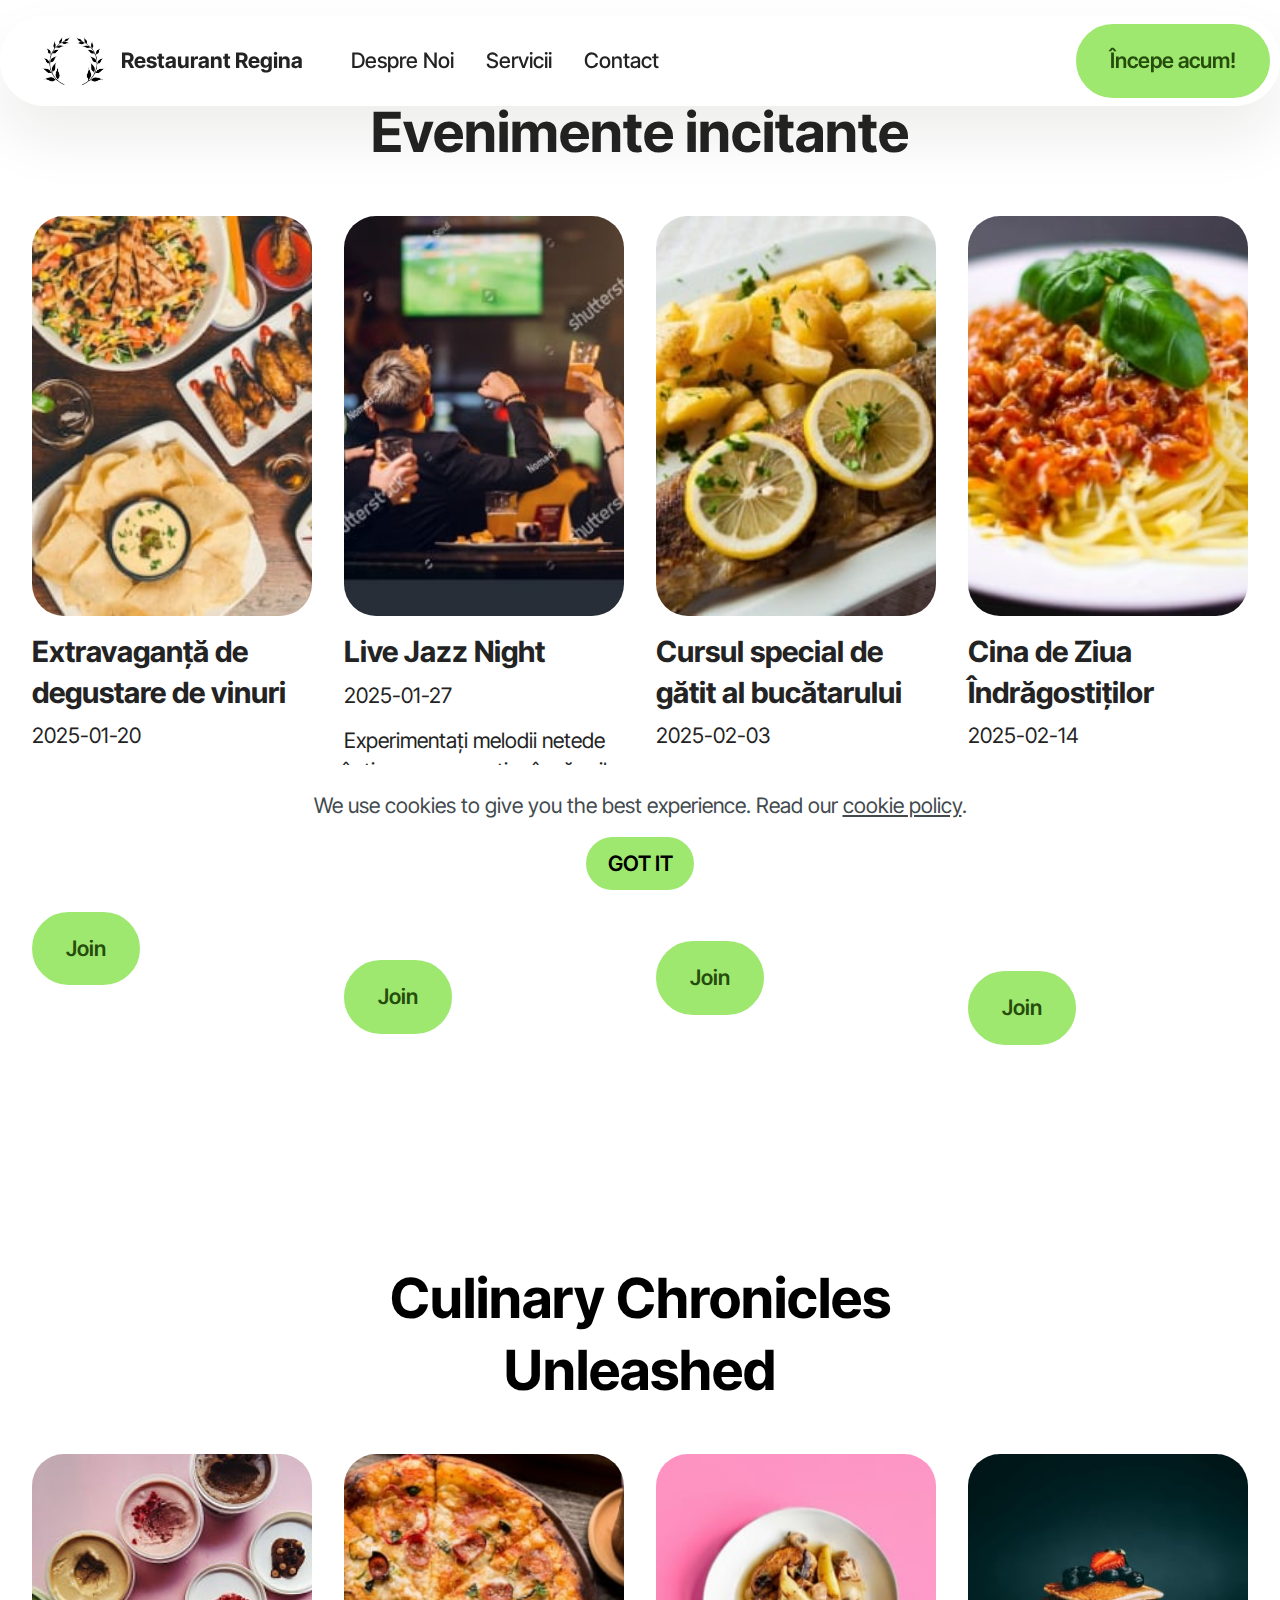
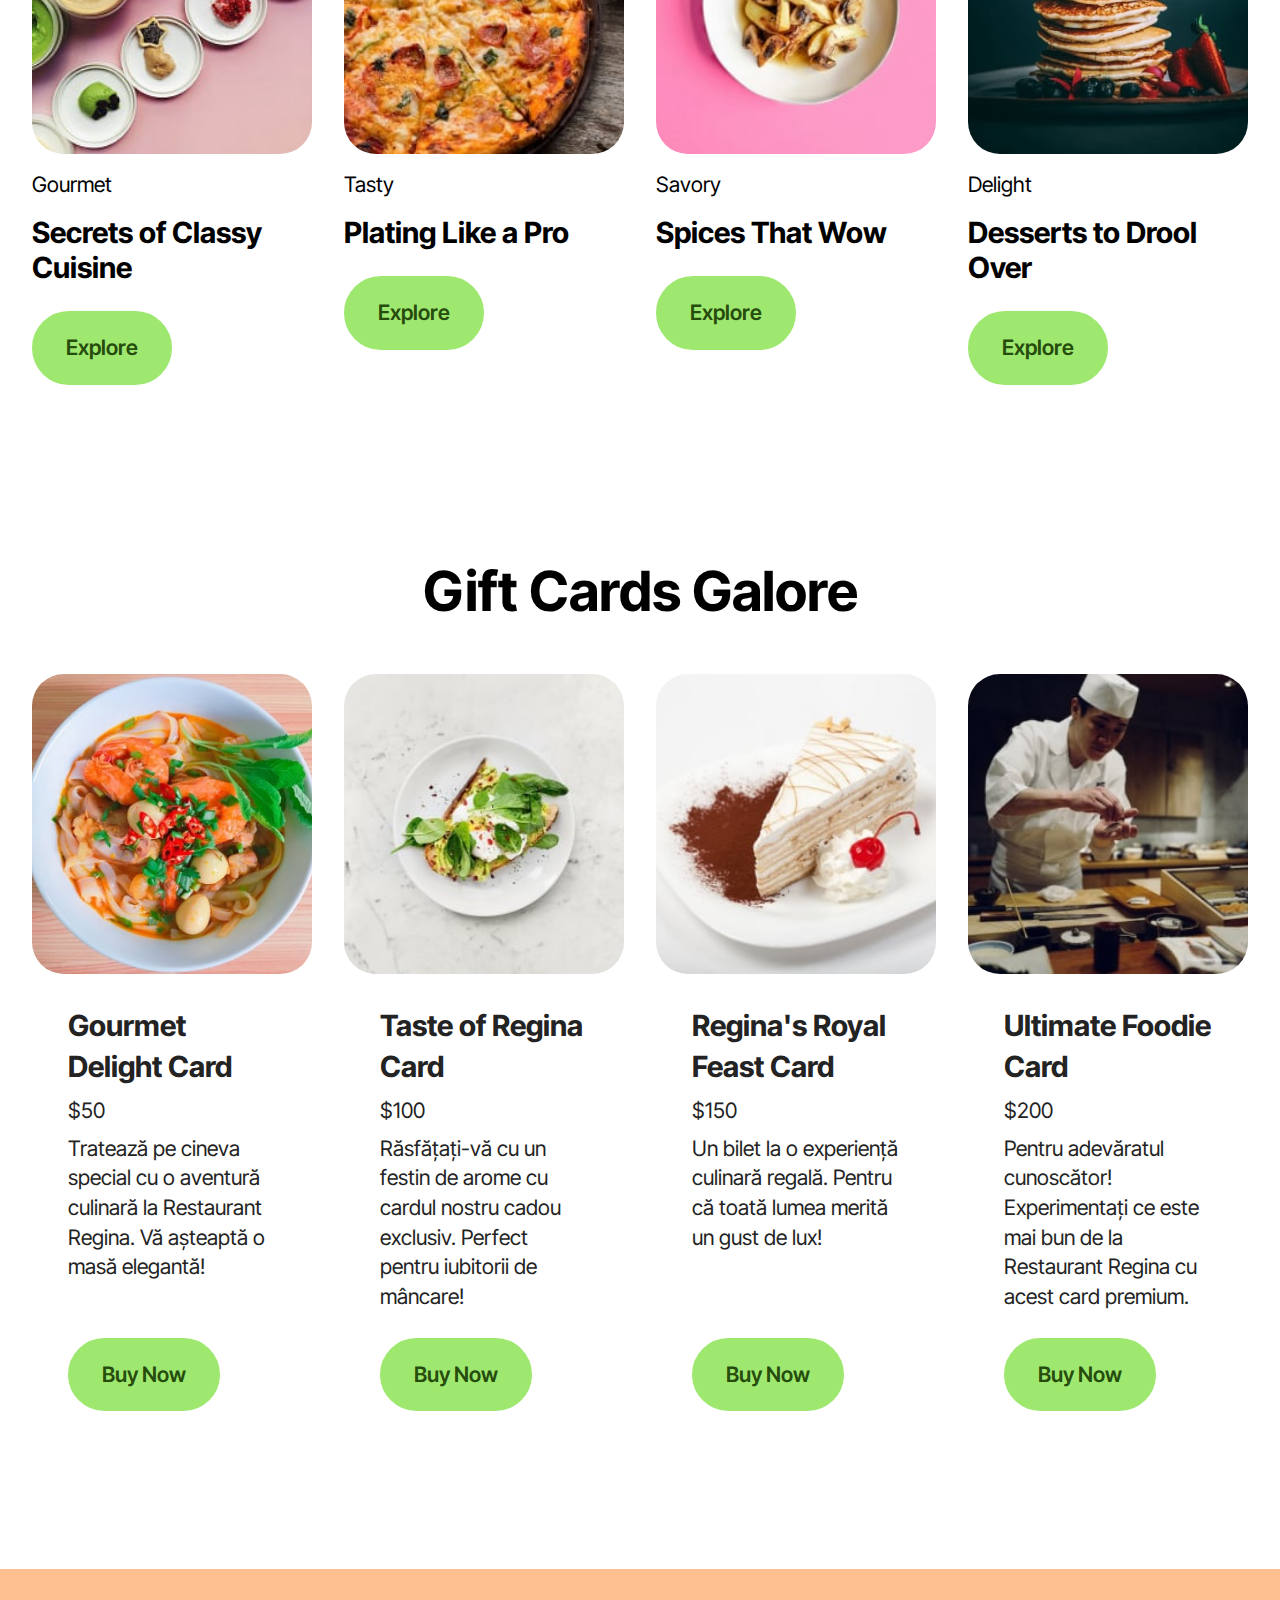
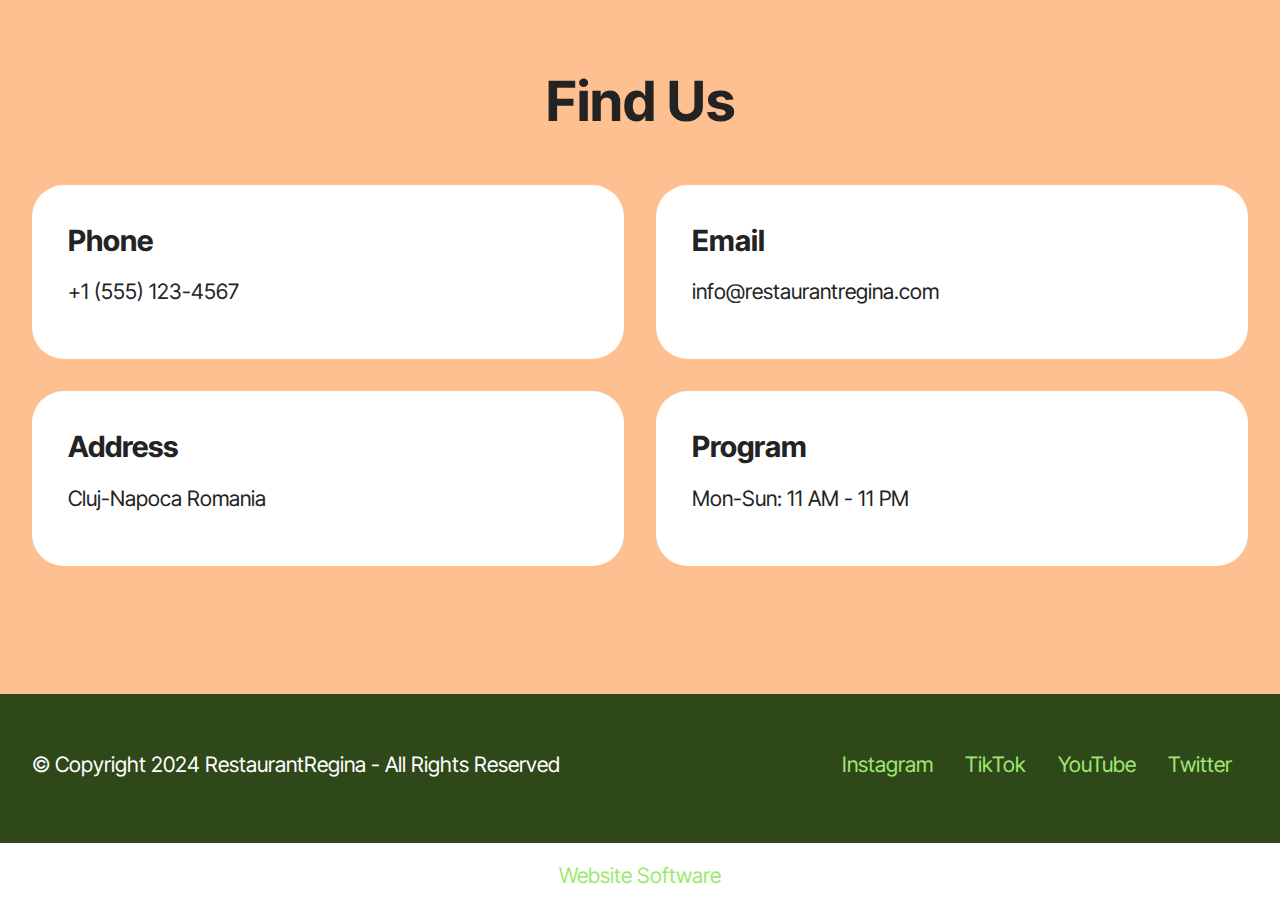
<file: serviciirestaurant.html>
<!DOCTYPE html>
<html lang="ro">
<head>
  <!-- Site made with Mobirise Website Builder v5.9.24, https://mobirise.com -->
  <meta charset="UTF-8">
  <meta http-equiv="X-UA-Compatible" content="IE=edge">
  <meta name="generator" content="Mobirise v5.9.24, mobirise.com">
  <meta name="viewport" content="width=device-width, initial-scale=1, minimum-scale=1">
  <link rel="shortcut icon" href="assets/images/mbr.png" type="image/x-icon">
  <meta name="description" content="">
  
  
  <title>Servicii Restaurant Regina</title>
  <link rel="stylesheet" href="assets/web/assets/mobirise-icons2/mobirise2.css">
  <link rel="stylesheet" href="assets/bootstrap/css/bootstrap.min.css">
  <link rel="stylesheet" href="assets/bootstrap/css/bootstrap-grid.min.css">
  <link rel="stylesheet" href="assets/bootstrap/css/bootstrap-reboot.min.css">
  <link rel="stylesheet" href="assets/dropdown/css/style.css">
  <link rel="stylesheet" href="assets/theme/css/style.css">
  <link rel="preload" href="https://fonts.googleapis.com/css?family=Inter+Tight:100,200,300,400,500,600,700,800,900,100i,200i,300i,400i,500i,600i,700i,800i,900i&display=swap" as="style" onload="this.onload=null;this.rel='stylesheet'">
  <noscript><link rel="stylesheet" href="https://fonts.googleapis.com/css?family=Inter+Tight:100,200,300,400,500,600,700,800,900,100i,200i,300i,400i,500i,600i,700i,800i,900i&display=swap"></noscript>
  <link rel="preload" as="style" href="assets/mobirise/css/mbr-additional.css?v=lVQ1rG"><link rel="stylesheet" href="assets/mobirise/css/mbr-additional.css?v=lVQ1rG" type="text/css">

  
  
  
</head>
<body>
  
  <section data-bs-version="5.1" class="menu menu1 cid-uzXY0ofGrM" once="menu" id="menu01-a">
	

	<nav class="navbar navbar-dropdown navbar-fixed-top navbar-expand-lg">
		<div class="container">
			<div class="navbar-brand">
				<span class="navbar-logo">
					
						<a href="restaurantregina.html#top"><img src="assets/images/mbr.png" alt="restaurant regina logo" style="height: 3rem;"></a>
					
				</span>
				<span class="navbar-caption-wrap"><a class="navbar-caption text-black text-primary display-4" href="index.html">Restaurant Regina</a></span>
			</div>
			<button class="navbar-toggler" type="button" data-toggle="collapse" data-bs-toggle="collapse" data-target="#navbarSupportedContent" data-bs-target="#navbarSupportedContent" aria-controls="navbarNavAltMarkup" aria-expanded="false" aria-label="Toggle navigation">
				<div class="hamburger">
					<span></span>
					<span></span>
					<span></span>
					<span></span>
				</div>
			</button>
			<div class="collapse navbar-collapse" id="navbarSupportedContent">
				<ul class="navbar-nav nav-dropdown" data-app-modern-menu="true"><li class="nav-item">
						<a class="nav-link link text-black text-primary display-4" href="desprenoirestaurant.html">Despre Noi</a>
					</li>
					<li class="nav-item">
						<a class="nav-link link text-black text-primary display-4" href="serviciirestaurant.html" aria-expanded="false">Servicii</a>
					</li>
					<li class="nav-item">
						<a class="nav-link link text-black text-primary display-4" href="contactrestaurant.html">Contact</a>
					</li></ul>
				
				<div class="navbar-buttons mbr-section-btn"><a class="btn btn-primary display-4" href="index.html"> Începe acum!</a></div>
			</div>
		</div>
	</nav>
</section>

<section data-bs-version="5.1" class="features03 cid-uzZeAQCjE6" id="features03-l">
  
  
  <div class="container-fluid">
    <div class="row justify-content-center mb-5">
      <div class="col-12 content-head">
        <div class="mbr-section-head">
          <h4 class="mbr-section-title mbr-fonts-style align-center mb-0 display-2"><strong>Evenimente incitante</strong></h4>
          
        </div>
      </div>
    </div>
    <div class="row">
      <div class="item features-image col-12 col-md-6 col-lg-3 active">
        <div class="item-wrapper">
          <div class="item-img mb-3">
            <img src="assets/images/fooood-390x260.jpg" alt="diferite feluri de mancare" title="">
          </div>
          <div class="item-content align-left">
            <h5 class="item-title mbr-fonts-style mt-0 mb-2 display-5"><strong>Extravaganță de degustare de vinuri</strong></h5>
            <p class="mbr-text mbr-fonts-style mb-3 display-7">2025-01-20</p>
            <p class="mbr-text mbr-fonts-style mb-3 display-7">Alăturați-vă nouă pentru o noapte de vinuri rafinate și asocieri încântătoare. Papilele tale gustative vă vor mulțumi!</p>
            <div class="mbr-section-btn item-footer">
              <a href="" class="btn item-btn btn-primary display-7">Join</a>
            </div>
          </div>
        </div>
      </div>
      <div class="item features-image col-12 col-md-6 col-lg-3">
        <div class="item-wrapper">
          <div class="item-img mb-3">
            <img src="assets/images/group-of-young-friends1-390x286.jpg" alt="grup de prieteni" title="" data-slide-to="1" data-bs-slide-to="1">
          </div>
          <div class="item-content align-left">
            <h5 class="item-title mbr-fonts-style mb-2 mt-0 display-5">
              <strong>Live Jazz Night</strong>
            </h5>
            <p class="mbr-text mbr-fonts-style mb-3 display-7">2025-01-27</p>
            <p class="mbr-text mbr-fonts-style mb-3 display-7">Experimentați melodii netede în timp ce savurați mâncărurile noastre gourmet. O noapte de amintit!<br><br><br><br></p>
            <div class="mbr-section-btn item-footer">
              <a href="" class="btn item-btn btn-primary display-7">Join</a>
            </div>
          </div>
        </div>
      </div>
      <div class="item features-image col-12 col-md-6 col-lg-3">
        <div class="item-wrapper">
          <div class="item-img mb-3">
            <img src="assets/images/fish2-390x259.jpg" alt="peste cu lamaie" title="" data-slide-to="2" data-bs-slide-to="2">
          </div>
          <div class="item-content align-left">
            <h5 class="item-title mbr-fonts-style mb-2 mt-0 display-5"><strong>Cursul special de gătit al bucătarului</strong></h5>
            <p class="mbr-text mbr-fonts-style mb-3 display-7">2025-02-03</p>
            <p class="mbr-text mbr-fonts-style mb-3 display-7">Aflați secretele capodoperelor noastre culinare de la bucătarul însuși. Locuri limitate disponibile!<br><br></p>
            <div class="mbr-section-btn item-footer">
              <a href="" class="btn item-btn btn-primary display-7">Join</a>
            </div>
          </div>
        </div>
      </div>
      <div class="item features-image col-12 col-md-6 col-lg-3">
        <div class="item-wrapper">
          <div class="item-img mb-3">
            <img src="assets/images/pasta-390x261.jpg" alt="paste cu carne" title="" data-slide-to="2" data-bs-slide-to="2">
          </div>
          <div class="item-content align-left">
            <h5 class="item-title mbr-fonts-style mb-2 mt-0 display-5"><strong>Cina de Ziua Îndrăgostiților</strong></h5>
            <p class="mbr-text mbr-fonts-style mb-3 display-7">2025-02-14</p>
            <p class="mbr-text mbr-fonts-style mb-3 display-7">Sărbătorește dragostea cu o cină romantică cu un meniu special. Rezervă-ți masa acum!<br><br><br></p>
            <div class="mbr-section-btn item-footer">
              <a href="" class="btn item-btn btn-primary display-7">Join</a>
            </div>
          </div>
        </div>
      </div>
    </div>
  </div>
</section>

<section data-bs-version="5.1" class="news08 cid-uzZeC3WT4c" id="news08-m">
    
    
    <div class="container-fluid">
        <div class="row justify-content-center mb-5">
            <div class="col-12 content-head">
                <div class="mbr-section-head">
                    <h4 class="mbr-section-title mbr-fonts-style align-center mb-0 display-2">
                        <strong>Culinary Chronicles Unleashed</strong>
                    </h4>
                    
                </div>
            </div>
        </div>
        <div class="row">
            <div class="item features-image col-12 col-md-6 col-lg-3 active">
                <div class="item-wrapper">
                    <div class="item-img mb-3">
                        <img src="assets/images/photo-1531361171768-37170e369163-225x300.jpg" alt="diferite feluri de inghetata" title="">
                    </div>
                    <div class="item-content align-left">
                        <h5 class="item-title mbr-fonts-style mt-0 mb-3 display-7">Gourmet</h5>
                        <h6 class="item-subtitle mbr-fonts-style mb-3 display-5">
                            <strong>Secrets of Classy Cuisine</strong>
                        </h6>
                        
                        <div class="mbr-section-btn item-footer">
                            <a href="" class="btn item-btn btn-primary display-7">Explore</a>
                        </div>
                    </div>
                </div>
            </div>
            <div class="item features-image col-12 col-md-6 col-lg-3">
                <div class="item-wrapper">
                    <div class="item-img mb-3">
                        <img src="assets/images/pizza1-390x260.jpg" alt="pizza cu mozzarella">
                    </div>
                    <div class="item-content align-left">
                        <h5 class="item-title mbr-fonts-style mb-3 mt-0 display-7">Tasty</h5>
                        <h6 class="item-subtitle mbr-fonts-style mb-3 display-5">
                            <strong>Plating Like a Pro</strong>
                        </h6>
                        
                        <div class="mbr-section-btn item-footer">
                            <a href="" class="btn item-btn btn-primary display-7">Explore</a>
                        </div>
                    </div>
                </div>
            </div>
            <div class="item features-image col-12 col-md-6 col-lg-3">
                <div class="item-wrapper">
                    <div class="item-img mb-3">
                        <img src="assets/images/roasted-veggies-390x260.jpg" alt="legume la cuptor">
                    </div>
                    <div class="item-content align-left">
                        <h5 class="item-title mbr-fonts-style mb-3 mt-0 display-7">Savory</h5>
                        <h6 class="item-subtitle mbr-fonts-style mt-0 mb-3 display-5">
                            <strong>Spices That Wow</strong>
                        </h6>
                        
                        <div class="mbr-section-btn item-footer">
                            <a href="" class="btn item-btn btn-primary display-7">Explore</a>
                        </div>
                    </div>
                </div>
            </div>
            <div class="item features-image col-12 col-md-6 col-lg-3">
                <div class="item-wrapper">
                    <div class="item-img mb-3">
                        <img src="assets/images/fluffy-390x312.jpg" alt="clatite pufoase">
                    </div>
                    <div class="item-content align-left">
                        <h5 class="item-title mbr-fonts-style mb-3 mt-0 display-7">Delight</h5>
                        <h6 class="item-subtitle mbr-fonts-style mt-0 mb-3 display-5">
                            <strong>Desserts to Drool Over</strong>
                        </h6>
                        
                        <div class="mbr-section-btn item-footer">
                            <a href="" class="btn item-btn btn-primary display-7">Explore</a>
                        </div>
                    </div>
                </div>
            </div>

        </div>
    </div>
</section>

<section data-bs-version="5.1" class="pricing02 cid-uzZeCZn4Zx" id="pricing2-n">
    
    
    <div class="container-fluid">
        <div class="row justify-content-center">
            <div class="col-12 content-head">
                <div class="mbr-section-head mb-5">
                    <h4 class="mbr-section-title mbr-fonts-style align-center mb-0 display-2">
                        <strong>Gift Cards Galore</strong>
                    </h4>
                    
                    
                </div>
            </div>
        </div>
        <div class="row">
            <div class="item features-image col-12 col-md-6 col-lg-3">
                <div class="item-wrapper">
                    <div class="item-img">
                        <img src="assets/images/asian-food-bowl-390x353.jpg" alt="bol cu mancare asiatica">
                    </div>
                    <div class="item-content">
                        <h5 class="item-title mbr-fonts-style display-5">
                            <strong>Gourmet Delight Card</strong>
                        </h5>
                        <h6 class="item-subtitle mbr-fonts-style display-7">$50</h6>
                        <p class="mbr-text mbr-fonts-style display-7">Tratează pe cineva special cu o aventură culinară la Restaurant Regina. Vă așteaptă o masă elegantă!</p>
                        <div class="mbr-section-btn item-footer">
                            <a href="" class="btn item-btn btn-primary display-7">Buy Now</a>
                        </div>
                    </div>

                </div>
            </div>
            <div class="item features-image col-12 col-md-6 col-lg-3">
                <div class="item-wrapper">
                    <div class="item-img">
                        <img src="assets/images/avo-toast-390x260.jpg" alt="toast cu avocado">
                    </div>
                    <div class="item-content">
                        <h5 class="item-title mbr-fonts-style display-5">
                            <strong>Taste of Regina Card</strong>
                        </h5>
                        <h6 class="item-subtitle mbr-fonts-style display-7">$100</h6>
                        <p class="mbr-text mbr-fonts-style display-7">Răsfățați-vă cu un festin de arome cu cardul nostru cadou exclusiv. Perfect pentru iubitorii de mâncare!</p>
                        <div class="mbr-section-btn item-footer">
                            <a href="" class="btn item-btn btn-primary display-7">Buy Now</a>
                        </div>
                    </div>
                </div>
            </div>
            <div class="item features-image col-12 col-md-6 col-lg-3">
                <div class="item-wrapper">
                    <div class="item-img">
                        <img src="assets/images/baking-blur-cake-390x260.jpg" alt="felie de tort cu frisca">
                    </div>
                    <div class="item-content">
                        <h5 class="item-title mbr-fonts-style display-5">
                            <strong>Regina's Royal Feast Card</strong>
                        </h5>
                        <h6 class="item-subtitle mbr-fonts-style display-7">$150</h6>
                        <p class="mbr-text mbr-fonts-style display-7">Un bilet la o experiență culinară regală. Pentru că toată lumea merită un gust de lux!</p>
                        <div class="mbr-section-btn item-footer">
                            <a href="" class="btn item-btn btn-primary display-7">Buy Now</a>
                        </div>
                    </div>
                </div>
            </div>
            <div class="item features-image col-12 col-md-6 col-lg-3">
                <div class="item-wrapper">
                    <div class="item-img">
                        <img src="assets/images/bucatar-390x260.jpg" alt="bucatar">
                    </div>
                    <div class="item-content">
                        <h5 class="item-title mbr-fonts-style display-5">
                            <strong>Ultimate Foodie Card</strong>
                        </h5>
                        <h6 class="item-subtitle mbr-fonts-style display-7">$200</h6>
                        <p class="mbr-text mbr-fonts-style display-7">Pentru adevăratul cunoscător! Experimentați ce este mai bun de la Restaurant Regina cu acest card premium.</p>
                        <div class="mbr-section-btn item-footer">
                            <a href="" class="btn item-btn btn-primary display-7">Buy Now</a>
                        </div>
                    </div>
                </div>
            </div>
        </div>
    </div>
</section>

<section data-bs-version="5.1" class="contacts01 cid-uzZ00ILGXd" id="contacts01-j">
    

    
    
    <div class="container">
        <div class="row justify-content-center">
            <div class="col-12 content-head">
                <div class="mbr-section-head mb-5">
                    <h3 class="mbr-section-title mbr-fonts-style align-center mb-0 display-2">
                        <strong>Find Us</strong>
                    </h3>
                    
                </div>
            </div>
        </div>
        <div class="row">
            <div class="item features-without-image col-12 col-md-6 active">
                <div class="item-wrapper">
                    <div class="text-wrapper">
                        <h6 class="card-title mbr-fonts-style mb-3 display-5">
                            <strong>Phone</strong>
                        </h6>
                        <p class="mbr-text mbr-fonts-style display-7">
                            <a href="tel:+1 (555) 123-4567" class="text-black">+1 (555) 123-4567</a>
                        </p>
                    </div>
                </div>
            </div>
            <div class="item features-without-image col-12 col-md-6">
                <div class="item-wrapper">
                    <div class="text-wrapper">
                        <h6 class="card-title mbr-fonts-style mb-3 display-5">
                            <strong>Email</strong>
                        </h6>
                        <p class="mbr-text mbr-fonts-style display-7">
                            <a href="mailto:info@restaurantregina.com" class="text-black">info@restaurantregina.com</a>
                        </p>
                    </div>
                </div>
            </div>
            <div class="item features-without-image col-12 col-md-6">
                <div class="item-wrapper">
                    <div class="text-wrapper">
                        <h6 class="card-title mbr-fonts-style mb-3 display-5">
                            <strong>Address</strong>
                        </h6>
                        <p class="mbr-text mbr-fonts-style display-7">Cluj-Napoca Romania</p>
                    </div>
                </div>
            </div>
            <div class="item features-without-image col-12 col-md-6">
                <div class="item-wrapper">
                    <div class="text-wrapper">
                        <h6 class="card-title mbr-fonts-style mb-3 display-5"><strong>Program&nbsp;</strong></h6>
                        <p class="mbr-text mbr-fonts-style display-7">Mon-Sun: 11 AM - 11 PM</p>
                    </div>
                </div>
            </div>
        </div>
    </div>
</section>

<section data-bs-version="5.1" class="footer2 cid-uzY4705HcL" once="footers" id="footer02-i">
    

    
    

    <div class="container">
        <div class="row">
            <div class="col-12 col-lg-6 center mt-2 mb-3">
                <p class="mbr-fonts-style copyright mb-0 display-7">
                    © Copyright 2024 RestaurantRegina - All Rights Reserved
                </p>
            </div>
            <div class="col-12 col-lg-6 center">
                <div class="row-links mt-2 mb-3">
                    <ul class="row-links-soc">
                        
                        
                        
                        
                    <li class="row-links-soc-item mbr-fonts-style display-7">
                            <a href="https://www.instagram.com/" class="text-primary">Instagram</a>
                        </li><li class="row-links-soc-item mbr-fonts-style display-7">
                            <a href="#https://www.tiktok.com/en/" class="text-primary">TikTok</a>
                        </li><li class="row-links-soc-item mbr-fonts-style display-7">
                            <a href="#https://www.youtube.com/" class="text-primary">YouTube</a>
                        </li><li class="row-links-soc-item mbr-fonts-style display-7">
                            <a href="#https://x.com/home" class="text-primary">Twitter</a>
                        </li></ul>
                </div>
            </div>
        </div>
    </div>
</section><section class="display-7" style="padding: 0;align-items: center;justify-content: center;flex-wrap: wrap;    align-content: center;display: flex;position: relative;height: 4rem;"><a href="https://mobiri.se/3706240" style="flex: 1 1;height: 4rem;position: absolute;width: 100%;z-index: 1;"><img alt="" style="height: 4rem;" src="[data-uri]"></a><p style="margin: 0;text-align: center;" class="display-7">&#8204;</p><a style="z-index:1" href="https://mobirise.com"> Website Software</a></section><script src="assets/bootstrap/js/bootstrap.bundle.min.js"></script>  <script src="assets/web/assets/cookies-alert-plugin/cookies-alert-core.js"></script>  <script src="assets/web/assets/cookies-alert-plugin/cookies-alert-script.js"></script>  <script src="assets/smoothscroll/smooth-scroll.js"></script>  <script src="assets/ytplayer/index.js"></script>  <script src="assets/dropdown/js/navbar-dropdown.js"></script>  <script src="assets/theme/js/script.js"></script>  
  
  
<input name="cookieData" type="hidden" data-cookie-cookiesAlertType='false' data-cookie-customDialogSelector='null' data-cookie-colorText='#424a4d' data-cookie-colorBg='rgb(255, 255, 255)' data-cookie-opacityOverlay='0' data-cookie-bgOpacity='100' data-cookie-textButton='GOT IT' data-cookie-rejectText='REJECT' data-cookie-colorButton='#9fe870' data-cookie-rejectColor='#ffffff' data-cookie-colorLink='#424a4d' data-cookie-underlineLink='true' data-cookie-text="We use cookies to give you the best experience. Read our <a href='privacy.html'>cookie policy</a>.">
  </body>
</html>
</file>
<file: assets/web/assets/mobirise-icons2/mobirise2.css>
@font-face {
  font-family: 'Moririse2';
  font-display: swap;
  src:  url('mobirise2.eot?f2bix4');
  src:  url('mobirise2.eot?f2bix4#iefix') format('embedded-opentype'),
    url('mobirise2.ttf?f2bix4') format('truetype'),
    url('mobirise2.woff?f2bix4') format('woff'),
    url('mobirise2.svg?f2bix4#mobirise2') format('svg');
  font-weight: normal;
  font-style: normal;
}

[class^="mobi-"], [class*=" mobi-"] {
  /* use !important to prevent issues with browser extensions that change fonts */
  font-family: 'Moririse2' !important;
  speak: none;
  font-style: normal;
  font-weight: normal;
  font-variant: normal;
  text-transform: none;
  line-height: 1;

  /* Better Font Rendering =========== */
  -webkit-font-smoothing: antialiased;
  -moz-osx-font-smoothing: grayscale;
}

.mobi-mbri-add-submenu:before {
  content: "\e900";
}
.mobi-mbri-alert:before {
  content: "\e901";
}
.mobi-mbri-align-center:before {
  content: "\e902";
}
.mobi-mbri-align-justify:before {
  content: "\e903";
}
.mobi-mbri-align-left:before {
  content: "\e904";
}
.mobi-mbri-align-right:before {
  content: "\e905";
}
.mobi-mbri-android:before {
  content: "\e906";
}
.mobi-mbri-apple:before {
  content: "\e907";
}
.mobi-mbri-arrow-down:before {
  content: "\e908";
}
.mobi-mbri-arrow-next:before {
  content: "\e909";
}
.mobi-mbri-arrow-prev:before {
  content: "\e90a";
}
.mobi-mbri-arrow-up:before {
  content: "\e90b";
}
.mobi-mbri-bold:before {
  content: "\e90c";
}
.mobi-mbri-bookmark:before {
  content: "\e90d";
}
.mobi-mbri-bootstrap:before {
  content: "\e90e";
}
.mobi-mbri-briefcase:before {
  content: "\e90f";
}
.mobi-mbri-browse:before {
  content: "\e910";
}
.mobi-mbri-bulleted-list:before {
  content: "\e911";
}
.mobi-mbri-calendar:before {
  content: "\e912";
}
.mobi-mbri-camera:before {
  content: "\e913";
}
.mobi-mbri-cart-add:before {
  content: "\e914";
}
.mobi-mbri-cart-full:before {
  content: "\e915";
}
.mobi-mbri-cash:before {
  content: "\e916";
}
.mobi-mbri-change-style:before {
  content: "\e917";
}
.mobi-mbri-chat:before {
  content: "\e918";
}
.mobi-mbri-clock:before {
  content: "\e919";
}
.mobi-mbri-close:before {
  content: "\e91a";
}
.mobi-mbri-cloud:before {
  content: "\e91b";
}
.mobi-mbri-code:before {
  content: "\e91c";
}
.mobi-mbri-contact-form:before {
  content: "\e91d";
}
.mobi-mbri-credit-card:before {
  content: "\e91e";
}
.mobi-mbri-cursor-click:before {
  content: "\e91f";
}
.mobi-mbri-cust-feedback:before {
  content: "\e920";
}
.mobi-mbri-database:before {
  content: "\e921";
}
.mobi-mbri-delivery:before {
  content: "\e922";
}
.mobi-mbri-desktop:before {
  content: "\e923";
}
.mobi-mbri-devices:before {
  content: "\e924";
}
.mobi-mbri-down:before {
  content: "\e925";
}
.mobi-mbri-download-2:before {
  content: "\e926";
}
.mobi-mbri-download:before {
  content: "\e927";
}
.mobi-mbri-drag-n-drop-2:before {
  content: "\e928";
}
.mobi-mbri-drag-n-drop:before {
  content: "\e929";
}
.mobi-mbri-edit-2:before {
  content: "\e92a";
}
.mobi-mbri-edit:before {
  content: "\e92b";
}
.mobi-mbri-error:before {
  content: "\e92c";
}
.mobi-mbri-extension:before {
  content: "\e92d";
}
.mobi-mbri-features:before {
  content: "\e92e";
}
.mobi-mbri-file:before {
  content: "\e92f";
}
.mobi-mbri-flag:before {
  content: "\e930";
}
.mobi-mbri-folder:before {
  content: "\e931";
}
.mobi-mbri-gift:before {
  content: "\e932";
}
.mobi-mbri-github:before {
  content: "\e933";
}
.mobi-mbri-globe-2:before {
  content: "\e934";
}
.mobi-mbri-globe:before {
  content: "\e935";
}
.mobi-mbri-growing-chart:before {
  content: "\e936";
}
.mobi-mbri-hearth:before {
  content: "\e937";
}
.mobi-mbri-help:before {
  content: "\e938";
}
.mobi-mbri-home:before {
  content: "\e939";
}
.mobi-mbri-hot-cup:before {
  content: "\e93a";
}
.mobi-mbri-idea:before {
  content: "\e93b";
}
.mobi-mbri-image-gallery:before {
  content: "\e93c";
}
.mobi-mbri-image-slider:before {
  content: "\e93d";
}
.mobi-mbri-info:before {
  content: "\e93e";
}
.mobi-mbri-italic:before {
  content: "\e93f";
}
.mobi-mbri-key:before {
  content: "\e940";
}
.mobi-mbri-laptop:before {
  content: "\e941";
}
.mobi-mbri-layers:before {
  content: "\e942";
}
.mobi-mbri-left-right:before {
  content: "\e943";
}
.mobi-mbri-left:before {
  content: "\e944";
}
.mobi-mbri-letter:before {
  content: "\e945";
}
.mobi-mbri-like:before {
  content: "\e946";
}
.mobi-mbri-link:before {
  content: "\e947";
}
.mobi-mbri-lock:before {
  content: "\e948";
}
.mobi-mbri-login:before {
  content: "\e949";
}
.mobi-mbri-logout:before {
  content: "\e94a";
}
.mobi-mbri-magic-stick:before {
  content: "\e94b";
}
.mobi-mbri-map-pin:before {
  content: "\e94c";
}
.mobi-mbri-menu:before {
  content: "\e94d";
}
.mobi-mbri-mobile-2:before {
  content: "\e94e";
}
.mobi-mbri-mobile-horizontal:before {
  content: "\e94f";
}
.mobi-mbri-mobile:before {
  content: "\e950";
}
.mobi-mbri-mobirise:before {
  content: "\e951";
}
.mobi-mbri-more-horizontal:before {
  content: "\e952";
}
.mobi-mbri-more-vertical:before {
  content: "\e953";
}
.mobi-mbri-music:before {
  content: "\e954";
}
.mobi-mbri-new-file:before {
  content: "\e955";
}
.mobi-mbri-numbered-list:before {
  content: "\e956";
}
.mobi-mbri-opened-folder:before {
  content: "\e957";
}
.mobi-mbri-pages:before {
  content: "\e958";
}
.mobi-mbri-paper-plane:before {
  content: "\e959";
}
.mobi-mbri-paperclip:before {
  content: "\e95a";
}
.mobi-mbri-phone:before {
  content: "\e95b";
}
.mobi-mbri-photo:before {
  content: "\e95c";
}
.mobi-mbri-photos:before {
  content: "\e95d";
}
.mobi-mbri-pin:before {
  content: "\e95e";
}
.mobi-mbri-play:before {
  content: "\e95f";
}
.mobi-mbri-plus:before {
  content: "\e960";
}
.mobi-mbri-preview:before {
  content: "\e961";
}
.mobi-mbri-print:before {
  content: "\e962";
}
.mobi-mbri-protect:before {
  content: "\e963";
}
.mobi-mbri-question:before {
  content: "\e964";
}
.mobi-mbri-quote-left:before {
  content: "\e965";
}
.mobi-mbri-quote-right:before {
  content: "\e966";
}
.mobi-mbri-redo:before {
  content: "\e967";
}
.mobi-mbri-refresh:before {
  content: "\e968";
}
.mobi-mbri-responsive-2:before {
  content: "\e969";
}
.mobi-mbri-responsive:before {
  content: "\e96a";
}
.mobi-mbri-right:before {
  content: "\e96b";
}
.mobi-mbri-rocket:before {
  content: "\e96c";
}
.mobi-mbri-sad-face:before {
  content: "\e96d";
}
.mobi-mbri-sale:before {
  content: "\e96e";
}
.mobi-mbri-save:before {
  content: "\e96f";
}
.mobi-mbri-search:before {
  content: "\e970";
}
.mobi-mbri-setting-2:before {
  content: "\e971";
}
.mobi-mbri-setting-3:before {
  content: "\e972";
}
.mobi-mbri-setting:before {
  content: "\e973";
}
.mobi-mbri-share:before {
  content: "\e974";
}
.mobi-mbri-shopping-bag:before {
  content: "\e975";
}
.mobi-mbri-shopping-basket:before {
  content: "\e976";
}
.mobi-mbri-shopping-cart:before {
  content: "\e977";
}
.mobi-mbri-sites:before {
  content: "\e978";
}
.mobi-mbri-smile-face:before {
  content: "\e979";
}
.mobi-mbri-speed:before {
  content: "\e97a";
}
.mobi-mbri-star:before {
  content: "\e97b";
}
.mobi-mbri-success:before {
  content: "\e97c";
}
.mobi-mbri-sun:before {
  content: "\e97d";
}
.mobi-mbri-sun2:before {
  content: "\e97e";
}
.mobi-mbri-tablet-vertical:before {
  content: "\e97f";
}
.mobi-mbri-tablet:before {
  content: "\e980";
}
.mobi-mbri-target:before {
  content: "\e981";
}
.mobi-mbri-timer:before {
  content: "\e982";
}
.mobi-mbri-to-ftp:before {
  content: "\e983";
}
.mobi-mbri-to-local-drive:before {
  content: "\e984";
}
.mobi-mbri-touch-swipe:before {
  content: "\e985";
}
.mobi-mbri-touch:before {
  content: "\e986";
}
.mobi-mbri-trash:before {
  content: "\e987";
}
.mobi-mbri-underline:before {
  content: "\e988";
}
.mobi-mbri-undo:before {
  content: "\e989";
}
.mobi-mbri-unlink:before {
  content: "\e98a";
}
.mobi-mbri-unlock:before {
  content: "\e98b";
}
.mobi-mbri-up-down:before {
  content: "\e98c";
}
.mobi-mbri-up:before {
  content: "\e98d";
}
.mobi-mbri-update:before {
  content: "\e98e";
}
.mobi-mbri-upload-2:before {
  content: "\e98f";
}
.mobi-mbri-upload:before {
  content: "\e990";
}
.mobi-mbri-user-2:before {
  content: "\e991";
}
.mobi-mbri-user:before {
  content: "\e992";
}
.mobi-mbri-users:before {
  content: "\e993";
}
.mobi-mbri-video-play:before {
  content: "\e994";
}
.mobi-mbri-video:before {
  content: "\e995";
}
.mobi-mbri-watch:before {
  content: "\e996";
}
.mobi-mbri-website-theme-2:before {
  content: "\e997";
}
.mobi-mbri-website-theme:before {
  content: "\e998";
}
.mobi-mbri-wifi:before {
  content: "\e999";
}
.mobi-mbri-windows:before {
  content: "\e99a";
}
.mobi-mbri-zoom-in:before {
  content: "\e99b";
}
.mobi-mbri-zoom-out:before {
  content: "\e99c";
}
</file>
<file: assets/parallax/jarallax.css>
.jarallax {
    position: relative;
    z-index: 0;
}
.jarallax > .jarallax-img {
    position: absolute;
    object-fit: cover;
    /* support for plugin https://github.com/bfred-it/object-fit-images */
    font-family: 'object-fit: cover;';
    top: 0;
    left: 0;
    width: 100%;
    height: 100%;
    z-index: -1;
}
</file>
<file: assets/dropdown/css/style.css>
.navbar-dropdown {
  left: 0;
  padding: 0;
  position: absolute;
  right: 0;
  top: 0;
  transition: all 0.45s ease;
  z-index: 1030;
  background: #282828; }
  .navbar-dropdown .navbar-logo {
    margin-right: 0.8rem;
    transition: margin 0.3s ease-in-out;
    vertical-align: middle; }
    .navbar-dropdown .navbar-logo img {
      height: 3.125rem;
      transition: all 0.3s ease-in-out; }
    .navbar-dropdown .navbar-logo.mbr-iconfont {
      font-size: 3.125rem;
      line-height: 3.125rem; }
  .navbar-dropdown .navbar-caption {
    font-weight: 700;
    white-space: normal;
    vertical-align: -4px;
    line-height: 3.125rem !important; }
    .navbar-dropdown .navbar-caption, .navbar-dropdown .navbar-caption:hover {
      color: inherit;
      text-decoration: none; }
  .navbar-dropdown .mbr-iconfont + .navbar-caption {
    vertical-align: -1px; }
  .navbar-dropdown.navbar-fixed-top {
    position: fixed; }
  .navbar-dropdown .navbar-brand span {
    vertical-align: -4px; }
  .navbar-dropdown.bg-color.transparent {
    background: none; }
  .navbar-dropdown.navbar-short .navbar-brand {
    padding: 0.625rem 0; }
    .navbar-dropdown.navbar-short .navbar-brand span {
      vertical-align: -1px; }
  .navbar-dropdown.navbar-short .navbar-caption {
    line-height: 2.375rem !important;
    vertical-align: -2px; }
  .navbar-dropdown.navbar-short .navbar-logo {
    margin-right: 0.5rem; }
    .navbar-dropdown.navbar-short .navbar-logo img {
      height: 2.375rem; }
    .navbar-dropdown.navbar-short .navbar-logo.mbr-iconfont {
      font-size: 2.375rem;
      line-height: 2.375rem; }
  .navbar-dropdown.navbar-short .mbr-table-cell {
    height: 3.625rem; }
  .navbar-dropdown .navbar-close {
    left: 0.6875rem;
    position: fixed;
    top: 0.75rem;
    z-index: 1000; }
  .navbar-dropdown .hamburger-icon {
    content: "";
    display: inline-block;
    vertical-align: middle;
    width: 16px;
    -webkit-box-shadow: 0 -6px 0 1px #282828,0 0 0 1px #282828,0 6px 0 1px #282828;
    -moz-box-shadow: 0 -6px 0 1px #282828,0 0 0 1px #282828,0 6px 0 1px #282828;
    box-shadow: 0 -6px 0 1px #282828,0 0 0 1px #282828,0 6px 0 1px #282828; }

.dropdown-menu .dropdown-toggle[data-toggle="dropdown-submenu"]::after {
  border-bottom: 0.35em solid transparent;
  border-left: 0.35em solid;
  border-right: 0;
  border-top: 0.35em solid transparent;
  margin-left: 0.3rem; }

.dropdown-menu .dropdown-item:focus {
  outline: 0; }

.nav-dropdown {
  font-size: 0.75rem;
  font-weight: 500;
  height: auto !important; }
  .nav-dropdown .nav-btn {
    padding-left: 1rem; }
  .nav-dropdown .link {
    margin: .667em 1.667em;
    font-weight: 500;
    padding: 0;
    transition: color .2s ease-in-out; }
    .nav-dropdown .link.dropdown-toggle {
      margin-right: 2.583em; }
      .nav-dropdown .link.dropdown-toggle::after {
        margin-left: .25rem;
        border-top: 0.35em solid;
        border-right: 0.35em solid transparent;
        border-left: 0.35em solid transparent;
        border-bottom: 0; }
      .nav-dropdown .link.dropdown-toggle[aria-expanded="true"] {
        margin: 0;
        padding: 0.667em 3.263em  0.667em 1.667em; }
  .nav-dropdown .link::after,
  .nav-dropdown .dropdown-item::after {
    color: inherit; }
  .nav-dropdown .btn {
    font-size: 0.75rem;
    font-weight: 700;
    letter-spacing: 0;
    margin-bottom: 0;
    padding-left: 1.25rem;
    padding-right: 1.25rem; }
  .nav-dropdown .dropdown-menu {
    border-radius: 0;
    border: 0;
    left: 0;
    margin: 0;
    padding-bottom: 1.25rem;
    padding-top: 1.25rem;
    position: relative; }
  .nav-dropdown .dropdown-submenu {
    margin-left: 0.125rem;
    top: 0; }
  .nav-dropdown .dropdown-item {
    font-weight: 500;
    line-height: 2;
    padding: 0.3846em 4.615em 0.3846em 1.5385em;
    position: relative;
    transition: color .2s ease-in-out, background-color .2s ease-in-out; }
    .nav-dropdown .dropdown-item::after {
      margin-top: -0.3077em;
      position: absolute;
      right: 1.1538em;
      top: 50%; }
    .nav-dropdown .dropdown-item:focus, .nav-dropdown .dropdown-item:hover {
      background: none; }

@media (max-width: 767px) {
  .nav-dropdown.navbar-toggleable-sm {
    bottom: 0;
    display: none;
    left: 0;
    overflow-x: hidden;
    position: fixed;
    top: 0;
    transform: translateX(-100%);
    -ms-transform: translateX(-100%);
    -webkit-transform: translateX(-100%);
    width: 18.75rem;
    z-index: 999; } }
.nav-dropdown.navbar-toggleable-xl {
  bottom: 0;
  display: none;
  left: 0;
  overflow-x: hidden;
  position: fixed;
  top: 0;
  transform: translateX(-100%);
  -ms-transform: translateX(-100%);
  -webkit-transform: translateX(-100%);
  width: 18.75rem;
  z-index: 999; }

.nav-dropdown-sm {
  display: block !important;
  overflow-x: hidden;
  overflow: auto;
  padding-top: 3.875rem; }
  .nav-dropdown-sm::after {
    content: "";
    display: block;
    height: 3rem;
    width: 100%; }
  .nav-dropdown-sm.collapse.in ~ .navbar-close {
    display: block !important; }
  .nav-dropdown-sm.collapsing, .nav-dropdown-sm.collapse.in {
    transform: translateX(0);
    -ms-transform: translateX(0);
    -webkit-transform: translateX(0);
    transition: all 0.25s ease-out;
    -webkit-transition: all 0.25s ease-out;
    background: #282828; }
  .nav-dropdown-sm.collapsing[aria-expanded="false"] {
    transform: translateX(-100%);
    -ms-transform: translateX(-100%);
    -webkit-transform: translateX(-100%); }
  .nav-dropdown-sm .nav-item {
    display: block;
    margin-left: 0 !important;
    padding-left: 0; }
  .nav-dropdown-sm .link,
  .nav-dropdown-sm .dropdown-item {
    border-top: 1px dotted rgba(255, 255, 255, 0.1);
    font-size: 0.8125rem;
    line-height: 1.6;
    margin: 0 !important;
    padding: 0.875rem 2.4rem 0.875rem 1.5625rem !important;
    position: relative;
    white-space: normal; }
    .nav-dropdown-sm .link:focus, .nav-dropdown-sm .link:hover,
    .nav-dropdown-sm .dropdown-item:focus,
    .nav-dropdown-sm .dropdown-item:hover {
      background: rgba(0, 0, 0, 0.2) !important;
      color: #c0a375; }
  .nav-dropdown-sm .nav-btn {
    position: relative;
    padding: 1.5625rem 1.5625rem 0 1.5625rem; }
    .nav-dropdown-sm .nav-btn::before {
      border-top: 1px dotted rgba(255, 255, 255, 0.1);
      content: "";
      left: 0;
      position: absolute;
      top: 0;
      width: 100%; }
    .nav-dropdown-sm .nav-btn + .nav-btn {
      padding-top: 0.625rem; }
      .nav-dropdown-sm .nav-btn + .nav-btn::before {
        display: none; }
  .nav-dropdown-sm .btn {
    padding: 0.625rem 0; }
  .nav-dropdown-sm .dropdown-toggle[data-toggle="dropdown-submenu"]::after {
    margin-left: .25rem;
    border-top: 0.35em solid;
    border-right: 0.35em solid transparent;
    border-left: 0.35em solid transparent;
    border-bottom: 0; }
  .nav-dropdown-sm .dropdown-toggle[data-toggle="dropdown-submenu"][aria-expanded="true"]::after {
    border-top: 0;
    border-right: 0.35em solid transparent;
    border-left: 0.35em solid transparent;
    border-bottom: 0.35em solid; }
  .nav-dropdown-sm .dropdown-menu {
    margin: 0;
    padding: 0;
    position: relative;
    top: 0;
    left: 0;
    width: 100%;
    border: 0;
    float: none;
    border-radius: 0;
    background: none; }
  .nav-dropdown-sm .dropdown-submenu {
    left: 100%;
    margin-left: 0.125rem;
    margin-top: -1.25rem;
    top: 0; }

.navbar-toggleable-sm .nav-dropdown .dropdown-menu {
  position: absolute; }

.navbar-toggleable-sm .nav-dropdown .dropdown-submenu {
  left: 100%;
  margin-left: 0.125rem;
  margin-top: -1.25rem;
  top: 0; }

.navbar-toggleable-sm.opened .nav-dropdown .dropdown-menu {
  position: relative; }

.navbar-toggleable-sm.opened .nav-dropdown .dropdown-submenu {
  left: 0;
  margin-left: 00rem;
  margin-top: 0rem;
  top: 0; }

.is-builder .nav-dropdown.collapsing {
  transition: none !important; }
</file>
<file: assets/theme/css/style.css>
@charset "UTF-8";
section {
  background-color: #ffffff;
}

body {
  font-style: normal;
  line-height: 1.5;
  font-weight: 400;
  color: #232323;
  position: relative;
}

button {
  background-color: transparent;
  border-color: transparent;
}

.embla__button,
.carousel-control {
  background-color: #edefea !important;
  opacity: 0.8 !important;
  color: #464845 !important;
  border-color: #edefea !important;
}

.carousel .close,
.modalWindow .close {
  background-color: #edefea !important;
  color: #464845 !important;
  border-color: #edefea !important;
  opacity: 0.8 !important;
}

.carousel .close:hover,
.modalWindow .close:hover {
  opacity: 1 !important;
}

.carousel-indicators li {
  background-color: #edefea !important;
  border: 2px solid #464845 !important;
}

.carousel-indicators li:hover,
.carousel-indicators li:active {
  opacity: 0.8 !important;
}

.embla__button:hover,
.carousel-control:hover {
  background-color: #edefea !important;
  opacity: 1 !important;
}

.modalWindow-video-container {
  height: 80%;
}

section,
.container,
.container-fluid {
  position: relative;
  word-wrap: break-word;
}

a.mbr-iconfont:hover {
  text-decoration: none;
}

.article .lead p,
.article .lead ul,
.article .lead ol,
.article .lead pre,
.article .lead blockquote {
  margin-bottom: 0;
}

a {
  font-style: normal;
  font-weight: 400;
  cursor: pointer;
}
a, a:hover {
  text-decoration: none;
}

.mbr-section-title {
  font-style: normal;
  line-height: 1.3;
}

.mbr-section-subtitle {
  line-height: 1.3;
}

.mbr-text {
  font-style: normal;
  line-height: 1.7;
}

h1,
h2,
h3,
h4,
h5,
h6,
.display-1,
.display-2,
.display-4,
.display-5,
.display-7,
span,
p,
a {
  line-height: 1;
  word-break: break-word;
  word-wrap: break-word;
  font-weight: 400;
}

b,
strong {
  font-weight: bold;
}

input:-webkit-autofill, input:-webkit-autofill:hover, input:-webkit-autofill:focus, input:-webkit-autofill:active {
  transition-delay: 9999s;
  -webkit-transition-property: background-color, color;
  transition-property: background-color, color;
}

textarea[type=hidden] {
  display: none;
}

section {
  background-position: 50% 50%;
  background-repeat: no-repeat;
  background-size: cover;
}
section .mbr-background-video,
section .mbr-background-video-preview {
  position: absolute;
  bottom: 0;
  left: 0;
  right: 0;
  top: 0;
}

.hidden {
  visibility: hidden;
}

.mbr-z-index20 {
  z-index: 20;
}

/*! Base colors */
.mbr-white {
  color: #ffffff;
}

.mbr-black {
  color: #111111;
}

.mbr-bg-white {
  background-color: #ffffff;
}

.mbr-bg-black {
  background-color: #000000;
}

/*! Text-aligns */
.align-left {
  text-align: left;
}

.align-center {
  text-align: center;
}

.align-right {
  text-align: right;
}

/*! Font-weight  */
.mbr-light {
  font-weight: 300;
}

.mbr-regular {
  font-weight: 400;
}

.mbr-semibold {
  font-weight: 500;
}

.mbr-bold {
  font-weight: 700;
}

/*! Media  */
.media-content {
  flex-basis: 100%;
}

.media-container-row {
  display: flex;
  flex-direction: row;
  flex-wrap: wrap;
  justify-content: center;
  align-content: center;
  align-items: start;
}
.media-container-row .media-size-item {
  width: 400px;
}

.media-container-column {
  display: flex;
  flex-direction: column;
  flex-wrap: wrap;
  justify-content: center;
  align-content: center;
  align-items: stretch;
}
.media-container-column > * {
  width: 100%;
}

@media (min-width: 992px) {
  .media-container-row {
    flex-wrap: nowrap;
  }
}
figure {
  margin-bottom: 0;
  overflow: hidden;
}

figure[mbr-media-size] {
  transition: width 0.1s;
}

img,
iframe {
  display: block;
  width: 100%;
}

.card {
  background-color: transparent;
  border: none;
}

.card-box {
  width: 100%;
}

.card-img {
  text-align: center;
  flex-shrink: 0;
  -webkit-flex-shrink: 0;
}

.media {
  max-width: 100%;
  margin: 0 auto;
}

.mbr-figure {
  align-self: center;
}

.media-container > div {
  max-width: 100%;
}

.mbr-figure img,
.card-img img {
  width: 100%;
}

@media (max-width: 991px) {
  .media-size-item {
    width: auto !important;
  }
  .media {
    width: auto;
  }
  .mbr-figure {
    width: 100% !important;
  }
}
/*! Buttons */
.mbr-section-btn {
  margin-left: -0.6rem;
  margin-right: -0.6rem;
  font-size: 0;
}

.btn {
  font-weight: 600;
  border-width: 1px;
  font-style: normal;
  margin: 0.6rem 0.6rem;
  white-space: normal;
  transition: all 0.2s ease-in-out;
  display: inline-flex;
  align-items: center;
  justify-content: center;
  word-break: break-word;
}

.btn-sm {
  font-weight: 600;
  letter-spacing: 0px;
  transition: all 0.3s ease-in-out;
}

.btn-md {
  font-weight: 600;
  letter-spacing: 0px;
  transition: all 0.3s ease-in-out;
}

.btn-lg {
  font-weight: 600;
  letter-spacing: 0px;
  transition: all 0.3s ease-in-out;
}

.btn-form {
  margin: 0;
}
.btn-form:hover {
  cursor: pointer;
}

nav .mbr-section-btn {
  margin-left: 0rem;
  margin-right: 0rem;
}

/*! Btn icon margin */
.btn .mbr-iconfont,
.btn.btn-sm .mbr-iconfont {
  order: 1;
  cursor: pointer;
  margin-left: 0.5rem;
  vertical-align: sub;
}

.btn.btn-md .mbr-iconfont,
.btn.btn-md .mbr-iconfont {
  margin-left: 0.8rem;
}

.mbr-regular {
  font-weight: 400;
}

.mbr-semibold {
  font-weight: 500;
}

.mbr-bold {
  font-weight: 700;
}

[type=submit] {
  -webkit-appearance: none;
}

/*! Full-screen */
.mbr-fullscreen .mbr-overlay {
  min-height: 100vh;
}

.mbr-fullscreen {
  display: flex;
  display: -moz-flex;
  display: -ms-flex;
  display: -o-flex;
  align-items: center;
  min-height: 100vh;
  padding-top: 3rem;
  padding-bottom: 3rem;
}

/*! Map */
.map {
  height: 25rem;
  position: relative;
}
.map iframe {
  width: 100%;
  height: 100%;
}

/*! Scroll to top arrow */
.mbr-arrow-up {
  bottom: 25px;
  right: 90px;
  position: fixed;
  text-align: right;
  z-index: 5000;
  color: #ffffff;
  font-size: 22px;
}

.mbr-arrow-up a {
  background: rgba(0, 0, 0, 0.2);
  border-radius: 50%;
  color: #fff;
  display: inline-block;
  height: 60px;
  width: 60px;
  border: 2px solid #fff;
  outline-style: none !important;
  position: relative;
  text-decoration: none;
  transition: all 0.3s ease-in-out;
  cursor: pointer;
  text-align: center;
}
.mbr-arrow-up a:hover {
  background-color: rgba(0, 0, 0, 0.4);
}
.mbr-arrow-up a i {
  line-height: 60px;
}

.mbr-arrow-up-icon {
  display: block;
  color: #fff;
}

.mbr-arrow-up-icon::before {
  content: "›";
  display: inline-block;
  font-family: serif;
  font-size: 22px;
  line-height: 1;
  font-style: normal;
  position: relative;
  top: 6px;
  left: -4px;
  transform: rotate(-90deg);
}

/*! Arrow Down */
.mbr-arrow {
  position: absolute;
  bottom: 45px;
  left: 50%;
  width: 60px;
  height: 60px;
  cursor: pointer;
  background-color: rgba(80, 80, 80, 0.5);
  border-radius: 50%;
  transform: translateX(-50%);
}
@media (max-width: 767px) {
  .mbr-arrow {
    display: none;
  }
}
.mbr-arrow > a {
  display: inline-block;
  text-decoration: none;
  outline-style: none;
  animation: arrowdown 1.7s ease-in-out infinite;
  color: #ffffff;
}
.mbr-arrow > a > i {
  position: absolute;
  top: -2px;
  left: 15px;
  font-size: 2rem;
}

#scrollToTop a i::before {
  content: "";
  position: absolute;
  display: block;
  border-bottom: 2.5px solid #fff;
  border-left: 2.5px solid #fff;
  width: 27.8%;
  height: 27.8%;
  left: 50%;
  top: 51%;
  transform: translateY(-30%) translateX(-50%) rotate(135deg);
}

@keyframes arrowdown {
  0% {
    transform: translateY(0px);
  }
  50% {
    transform: translateY(-5px);
  }
  100% {
    transform: translateY(0px);
  }
}
@media (max-width: 500px) {
  .mbr-arrow-up {
    left: 0;
    right: 0;
    text-align: center;
  }
}
/*Gradients animation*/
@keyframes gradient-animation {
  from {
    background-position: 0% 100%;
    animation-timing-function: ease-in-out;
  }
  to {
    background-position: 100% 0%;
    animation-timing-function: ease-in-out;
  }
}
.bg-gradient {
  background-size: 200% 200%;
  animation: gradient-animation 5s infinite alternate;
  -webkit-animation: gradient-animation 5s infinite alternate;
}

.menu .navbar-brand {
  display: -webkit-flex;
}
.menu .navbar-brand span {
  display: flex;
  display: -webkit-flex;
}
.menu .navbar-brand .navbar-caption-wrap {
  display: -webkit-flex;
}
.menu .navbar-brand .navbar-logo img {
  display: -webkit-flex;
  width: auto;
}
@media (min-width: 768px) and (max-width: 991px) {
  .menu .navbar-toggleable-sm .navbar-nav {
    display: -ms-flexbox;
  }
}
@media (max-width: 991px) {
  .menu .navbar-collapse {
    max-height: 93.5vh;
  }
  .menu .navbar-collapse.show {
    overflow: auto;
  }
}
@media (min-width: 992px) {
  .menu .navbar-nav.nav-dropdown {
    display: -webkit-flex;
  }
  .menu .navbar-toggleable-sm .navbar-collapse {
    display: -webkit-flex !important;
  }
  .menu .collapsed .navbar-collapse {
    max-height: 93.5vh;
  }
  .menu .collapsed .navbar-collapse.show {
    overflow: auto;
  }
}
@media (max-width: 767px) {
  .menu .navbar-collapse {
    max-height: 80vh;
  }
}

.nav-link .mbr-iconfont {
  margin-right: 0.5rem;
}

.navbar {
  display: -webkit-flex;
  -webkit-flex-wrap: wrap;
  -webkit-align-items: center;
  -webkit-justify-content: space-between;
}

.navbar-collapse {
  -webkit-flex-basis: 100%;
  -webkit-flex-grow: 1;
  -webkit-align-items: center;
}

.nav-dropdown .link {
  padding: 0.667em 1.667em !important;
  margin: 0 !important;
}

.nav {
  display: -webkit-flex;
  -webkit-flex-wrap: wrap;
}

.row {
  display: -webkit-flex;
  -webkit-flex-wrap: wrap;
}

.justify-content-center {
  -webkit-justify-content: center;
}

.form-inline {
  display: -webkit-flex;
}

.card-wrapper {
  -webkit-flex: 1;
}

.carousel-control {
  z-index: 10;
  display: -webkit-flex;
}

.carousel-controls {
  display: -webkit-flex;
}

.media {
  display: -webkit-flex;
}

.form-group:focus {
  outline: none;
}

.jq-selectbox__select {
  padding: 7px 0;
  position: relative;
}

.jq-selectbox__dropdown {
  overflow: hidden;
  border-radius: 10px;
  position: absolute;
  top: 100%;
  left: 0 !important;
  width: 100% !important;
}

.jq-selectbox__trigger-arrow {
  right: 0;
  transform: translateY(-50%);
}

.jq-selectbox li {
  padding: 1.07em 0.5em;
}

input[type=range] {
  padding-left: 0 !important;
  padding-right: 0 !important;
}

.modal-dialog,
.modal-content {
  height: 100%;
}

.modal-dialog .carousel-inner {
  height: calc(100vh - 1.75rem);
}
@media (max-width: 575px) {
  .modal-dialog .carousel-inner {
    height: calc(100vh - 1rem);
  }
}

.carousel-item {
  text-align: center;
}

.carousel-item img {
  margin: auto;
}

.navbar-toggler {
  align-self: flex-start;
  padding: 0.25rem 0.75rem;
  font-size: 1.25rem;
  line-height: 1;
  background: transparent;
  border: 1px solid transparent;
  border-radius: 0.25rem;
}

.navbar-toggler:focus,
.navbar-toggler:hover {
  text-decoration: none;
  box-shadow: none;
}

.navbar-toggler-icon {
  display: inline-block;
  width: 1.5em;
  height: 1.5em;
  vertical-align: middle;
  content: "";
  background: no-repeat center center;
  background-size: 100% 100%;
}

.navbar-toggler-left {
  position: absolute;
  left: 1rem;
}

.navbar-toggler-right {
  position: absolute;
  right: 1rem;
}

.card-img {
  width: auto;
}

.menu .navbar.collapsed:not(.beta-menu) {
  flex-direction: column;
}

.carousel-item.active,
.carousel-item-next,
.carousel-item-prev {
  display: flex;
}

.note-air-layout .dropup .dropdown-menu,
.note-air-layout .navbar-fixed-bottom .dropdown .dropdown-menu {
  bottom: initial !important;
}

html,
body {
  height: auto;
  min-height: 100vh;
}

.dropup .dropdown-toggle::after {
  display: none;
}

.form-asterisk {
  font-family: initial;
  position: absolute;
  top: -2px;
  font-weight: normal;
}

.form-control-label {
  position: relative;
  cursor: pointer;
  margin-bottom: 0.357em;
  padding: 0;
}

.alert {
  color: #ffffff;
  border-radius: 0;
  border: 0;
  font-size: 1.1rem;
  line-height: 1.5;
  margin-bottom: 1.875rem;
  padding: 1.25rem;
  position: relative;
  text-align: center;
}
.alert.alert-form::after {
  background-color: inherit;
  bottom: -7px;
  content: "";
  display: block;
  height: 14px;
  left: 50%;
  margin-left: -7px;
  position: absolute;
  transform: rotate(45deg);
  width: 14px;
}

.form-control {
  background-color: #ffffff;
  background-clip: border-box;
  color: #232323;
  line-height: 1rem !important;
  height: auto;
  padding: 1.2rem 2rem;
  transition: border-color 0.25s ease 0s;
  border: 1px solid transparent !important;
  border-radius: 4px;
  box-shadow: rgba(0, 0, 0, 0.07) 0px 1px 1px 0px, rgba(0, 0, 0, 0.07) 0px 1px 3px 0px, rgba(0, 0, 0, 0.03) 0px 0px 0px 1px;
}
.form-active .form-control:invalid {
  border-color: red;
}

.row > * {
  padding-right: 1rem;
  padding-left: 1rem;
}

form .row {
  margin-left: -0.6rem;
  margin-right: -0.6rem;
}
form .row [class*=col] {
  padding-left: 0.6rem;
  padding-right: 0.6rem;
}

form .mbr-section-btn {
  padding-left: 0.6rem;
  padding-right: 0.6rem;
}

form .form-check-input {
  margin-top: 0.5;
}

textarea.form-control {
  line-height: 1.5rem !important;
}

.form-group {
  margin-bottom: 1.2rem;
}

.form-control,
form .btn {
  min-height: 48px;
}

.gdpr-block label span.textGDPR input[name=gdpr] {
  top: 7px;
}

.form-control:focus {
  box-shadow: none;
}

:focus {
  outline: none;
}

.mbr-overlay {
  background-color: #000;
  bottom: 0;
  left: 0;
  opacity: 0.5;
  position: absolute;
  right: 0;
  top: 0;
  z-index: 0;
  pointer-events: none;
}

blockquote {
  font-style: italic;
  padding: 3rem;
  font-size: 1.09rem;
  position: relative;
  border-left: 3px solid;
}

ul,
ol,
pre,
blockquote {
  margin-bottom: 2.3125rem;
}

.mt-4 {
  margin-top: 2rem !important;
}

.mb-4 {
  margin-bottom: 2rem !important;
}

.container,
.container-fluid {
  padding-left: 16px;
  padding-right: 16px;
}

.row {
  margin-left: -16px;
  margin-right: -16px;
}
.row > [class*=col] {
  padding-left: 16px;
  padding-right: 16px;
}

@media (min-width: 992px) {
  .container-fluid {
    padding-left: 32px;
    padding-right: 32px;
  }
}
@media (max-width: 991px) {
  .mbr-container {
    padding-left: 16px;
    padding-right: 16px;
  }
}
.app-video-wrapper > img {
  opacity: 1;
}

.app-video-wrapper {
  background: transparent;
}

.item {
  position: relative;
}

.dropdown-menu .dropdown-menu {
  left: 100%;
}

.dropdown-item + .dropdown-menu {
  display: none;
}

.dropdown-item:hover + .dropdown-menu,
.dropdown-menu:hover {
  display: block;
}

@media (min-aspect-ratio: 16/9) {
  .mbr-video-foreground {
    height: 300% !important;
    top: -100% !important;
  }
}
@media (max-aspect-ratio: 16/9) {
  .mbr-video-foreground {
    width: 300% !important;
    left: -100% !important;
  }
}.engine {
	position: absolute;
	text-indent: -2400px;
	text-align: center;
	padding: 0;
	top: 0;
	left: -2400px;
}
</file>
<file: assets/mobirise/css/mbr-additional.css>
.btn {
  border-width: 2px;
}
img,
.card-wrap,
.card-wrapper,
.video-wrapper,
.mbr-figure iframe,
.google-map iframe,
.slide-content,
.plan,
.card,
.item-wrapper {
  border-radius: 2rem !important;
}
.video-wrapper {
  overflow: hidden;
}
body {
  font-family: Inter Tight;
}
.display-1 {
  font-family: 'Inter Tight', sans-serif;
  font-size: 5rem;
  line-height: 1;
}
.display-1 > .mbr-iconfont {
  font-size: 6.25rem;
}
.display-2 {
  font-family: 'Inter Tight', sans-serif;
  font-size: 4rem;
  line-height: 1;
}
.display-2 > .mbr-iconfont {
  font-size: 5rem;
}
.display-4 {
  font-family: 'Inter Tight', sans-serif;
  font-size: 1.4rem;
  line-height: 1.5;
}
.display-4 > .mbr-iconfont {
  font-size: 1.75rem;
}
.display-5 {
  font-family: 'Inter Tight', sans-serif;
  font-size: 2rem;
  line-height: 1.5;
}
.display-5 > .mbr-iconfont {
  font-size: 2.5rem;
}
.display-7 {
  font-family: 'Inter Tight', sans-serif;
  font-size: 1.4rem;
  line-height: 1.3;
}
.display-7 > .mbr-iconfont {
  font-size: 1.75rem;
}
/* ---- Fluid typography for mobile devices ---- */
/* 1.4 - font scale ratio ( bootstrap == 1.42857 ) */
/* 100vw - current viewport width */
/* (48 - 20)  48 == 48rem == 768px, 20 == 20rem == 320px(minimal supported viewport) */
/* 0.65 - min scale variable, may vary */
@media (max-width: 992px) {
  .display-1 {
    font-size: 4rem;
  }
}
@media (max-width: 768px) {
  .display-1 {
    font-size: 3.5rem;
    font-size: calc( 2.4rem + (5 - 2.4) * ((100vw - 20rem) / (48 - 20)));
    line-height: calc( 1.1 * (2.4rem + (5 - 2.4) * ((100vw - 20rem) / (48 - 20))));
  }
  .display-2 {
    font-size: 3.2rem;
    font-size: calc( 2.05rem + (4 - 2.05) * ((100vw - 20rem) / (48 - 20)));
    line-height: calc( 1.3 * (2.05rem + (4 - 2.05) * ((100vw - 20rem) / (48 - 20))));
  }
  .display-4 {
    font-size: 1.12rem;
    font-size: calc( 1.14rem + (1.4 - 1.14) * ((100vw - 20rem) / (48 - 20)));
    line-height: calc( 1.4 * (1.14rem + (1.4 - 1.14) * ((100vw - 20rem) / (48 - 20))));
  }
  .display-5 {
    font-size: 1.6rem;
    font-size: calc( 1.35rem + (2 - 1.35) * ((100vw - 20rem) / (48 - 20)));
    line-height: calc( 1.4 * (1.35rem + (2 - 1.35) * ((100vw - 20rem) / (48 - 20))));
  }
  .display-7 {
    font-size: 1.12rem;
    font-size: calc( 1.14rem + (1.4 - 1.14) * ((100vw - 20rem) / (48 - 20)));
    line-height: calc( 1.4 * (1.14rem + (1.4 - 1.14) * ((100vw - 20rem) / (48 - 20))));
  }
}
@media (min-width: 992px) and (max-width: 1400px) {
  .display-1 {
    font-size: 3.5rem;
    font-size: calc( 2.4rem + (5 - 2.4) * ((100vw - 62rem) / (87 - 62)));
    line-height: calc( 1.1 * (2.4rem + (5 - 2.4) * ((100vw - 62rem) / (87 - 62))));
  }
  .display-2 {
    font-size: 3.2rem;
    font-size: calc( 2.05rem + (4 - 2.05) * ((100vw - 62rem) / (87 - 62)));
    line-height: calc( 1.3 * (2.05rem + (4 - 2.05) * ((100vw - 62rem) / (87 - 62))));
  }
  .display-4 {
    font-size: 1.12rem;
    font-size: calc( 1.14rem + (1.4 - 1.14) * ((100vw - 62rem) / (87 - 62)));
    line-height: calc( 1.4 * (1.14rem + (1.4 - 1.14) * ((100vw - 62rem) / (87 - 62))));
  }
  .display-5 {
    font-size: 1.6rem;
    font-size: calc( 1.35rem + (2 - 1.35) * ((100vw - 62rem) / (87 - 62)));
    line-height: calc( 1.4 * (1.35rem + (2 - 1.35) * ((100vw - 62rem) / (87 - 62))));
  }
  .display-7 {
    font-size: 1.12rem;
    font-size: calc( 1.14rem + (1.4 - 1.14) * ((100vw - 62rem) / (87 - 62)));
    line-height: calc( 1.4 * (1.14rem + (1.4 - 1.14) * ((100vw - 62rem) / (87 - 62))));
  }
}
/* Buttons */
.btn {
  padding: 1.25rem 2rem;
  border-radius: 4px;
}
@media (max-width: 767px) {
  .btn {
    padding: 0.75rem 1.5rem;
  }
}
.btn-sm {
  padding: 0.6rem 1.2rem;
  border-radius: 4px;
}
.btn-md {
  padding: 0.6rem 1.2rem;
  border-radius: 4px;
}
.btn-lg {
  padding: 1.25rem 2rem;
  border-radius: 4px;
}
.bg-primary {
  background-color: #9fe870 !important;
}
.bg-success {
  background-color: #3a341c !important;
}
.bg-info {
  background-color: #320707 !important;
}
.bg-warning {
  background-color: #a0e2e1 !important;
}
.bg-danger {
  background-color: #ffea64 !important;
}
.btn-primary,
.btn-primary:active {
  background-color: #9fe870 !important;
  border-color: #9fe870 !important;
  color: #264d0c !important;
  box-shadow: none;
}
.btn-primary:hover,
.btn-primary:focus,
.btn-primary.focus,
.btn-primary.active {
  color: inherit;
  background-color: #bcef9c !important;
  border-color: #bcef9c !important;
  box-shadow: none;
}
.btn-primary.disabled,
.btn-primary:disabled {
  color: #264d0c !important;
  background-color: #bcef9c !important;
  border-color: #bcef9c !important;
}
.btn-secondary,
.btn-secondary:active {
  background-color: #ffd7ef !important;
  border-color: #ffd7ef !important;
  color: #d70081 !important;
  box-shadow: none;
}
.btn-secondary:hover,
.btn-secondary:focus,
.btn-secondary.focus,
.btn-secondary.active {
  color: inherit;
  background-color: #ffffff !important;
  border-color: #ffffff !important;
  box-shadow: none;
}
.btn-secondary.disabled,
.btn-secondary:disabled {
  color: #d70081 !important;
  background-color: #ffffff !important;
  border-color: #ffffff !important;
}
.btn-info,
.btn-info:active {
  background-color: #320707 !important;
  border-color: #320707 !important;
  color: #ffffff !important;
  box-shadow: none;
}
.btn-info:hover,
.btn-info:focus,
.btn-info.focus,
.btn-info.active {
  color: inherit;
  background-color: #5f0d0d !important;
  border-color: #5f0d0d !important;
  box-shadow: none;
}
.btn-info.disabled,
.btn-info:disabled {
  color: #ffffff !important;
  background-color: #5f0d0d !important;
  border-color: #5f0d0d !important;
}
.btn-success,
.btn-success:active {
  background-color: #3a341c !important;
  border-color: #3a341c !important;
  color: #ffffff !important;
  box-shadow: none;
}
.btn-success:hover,
.btn-success:focus,
.btn-success.focus,
.btn-success.active {
  color: inherit;
  background-color: #5c532d !important;
  border-color: #5c532d !important;
  box-shadow: none;
}
.btn-success.disabled,
.btn-success:disabled {
  color: #ffffff !important;
  background-color: #5c532d !important;
  border-color: #5c532d !important;
}
.btn-warning,
.btn-warning:active {
  background-color: #a0e2e1 !important;
  border-color: #a0e2e1 !important;
  color: #1f6463 !important;
  box-shadow: none;
}
.btn-warning:hover,
.btn-warning:focus,
.btn-warning.focus,
.btn-warning.active {
  color: inherit;
  background-color: #c7eeed !important;
  border-color: #c7eeed !important;
  box-shadow: none;
}
.btn-warning.disabled,
.btn-warning:disabled {
  color: #1f6463 !important;
  background-color: #c7eeed !important;
  border-color: #c7eeed !important;
}
.btn-danger,
.btn-danger:active {
  background-color: #ffea64 !important;
  border-color: #ffea64 !important;
  color: #645600 !important;
  box-shadow: none;
}
.btn-danger:hover,
.btn-danger:focus,
.btn-danger.focus,
.btn-danger.active {
  color: inherit;
  background-color: #fff197 !important;
  border-color: #fff197 !important;
  box-shadow: none;
}
.btn-danger.disabled,
.btn-danger:disabled {
  color: #645600 !important;
  background-color: #fff197 !important;
  border-color: #fff197 !important;
}
.btn-white,
.btn-white:active {
  background-color: #eff0ec !important;
  border-color: #eff0ec !important;
  color: #757b62 !important;
  box-shadow: none;
}
.btn-white:hover,
.btn-white:focus,
.btn-white.focus,
.btn-white.active {
  color: inherit;
  background-color: #ffffff !important;
  border-color: #ffffff !important;
  box-shadow: none;
}
.btn-white.disabled,
.btn-white:disabled {
  color: #757b62 !important;
  background-color: #ffffff !important;
  border-color: #ffffff !important;
}
.btn-black,
.btn-black:active {
  background-color: #232323 !important;
  border-color: #232323 !important;
  color: #ffffff !important;
  box-shadow: none;
}
.btn-black:hover,
.btn-black:focus,
.btn-black.focus,
.btn-black.active {
  color: inherit;
  background-color: #3d3d3d !important;
  border-color: #3d3d3d !important;
  box-shadow: none;
}
.btn-black.disabled,
.btn-black:disabled {
  color: #ffffff !important;
  background-color: #3d3d3d !important;
  border-color: #3d3d3d !important;
}
.btn-primary-outline,
.btn-primary-outline:active {
  background-color: transparent !important;
  border-color: #9fe870;
  color: #9fe870;
}
.btn-primary-outline:hover,
.btn-primary-outline:focus,
.btn-primary-outline.focus,
.btn-primary-outline.active {
  color: #6ddc25 !important;
  background-color: transparent !important;
  border-color: #6ddc25 !important;
  box-shadow: none !important;
}
.btn-primary-outline.disabled,
.btn-primary-outline:disabled {
  color: #264d0c !important;
  background-color: #9fe870 !important;
  border-color: #9fe870 !important;
}
.btn-secondary-outline,
.btn-secondary-outline:active {
  background-color: transparent !important;
  border-color: #ffd7ef;
  color: #ffd7ef;
}
.btn-secondary-outline:hover,
.btn-secondary-outline:focus,
.btn-secondary-outline.focus,
.btn-secondary-outline.active {
  color: #ff80cc !important;
  background-color: transparent !important;
  border-color: #ff80cc !important;
  box-shadow: none !important;
}
.btn-secondary-outline.disabled,
.btn-secondary-outline:disabled {
  color: #d70081 !important;
  background-color: #ffd7ef !important;
  border-color: #ffd7ef !important;
}
.btn-info-outline,
.btn-info-outline:active {
  background-color: transparent !important;
  border-color: #320707;
  color: #320707;
}
.btn-info-outline:hover,
.btn-info-outline:focus,
.btn-info-outline.focus,
.btn-info-outline.active {
  color: #000000 !important;
  background-color: transparent !important;
  border-color: #000000 !important;
  box-shadow: none !important;
}
.btn-info-outline.disabled,
.btn-info-outline:disabled {
  color: #ffffff !important;
  background-color: #320707 !important;
  border-color: #320707 !important;
}
.btn-success-outline,
.btn-success-outline:active {
  background-color: transparent !important;
  border-color: #3a341c;
  color: #3a341c;
}
.btn-success-outline:hover,
.btn-success-outline:focus,
.btn-success-outline.focus,
.btn-success-outline.active {
  color: #000000 !important;
  background-color: transparent !important;
  border-color: #000000 !important;
  box-shadow: none !important;
}
.btn-success-outline.disabled,
.btn-success-outline:disabled {
  color: #ffffff !important;
  background-color: #3a341c !important;
  border-color: #3a341c !important;
}
.btn-warning-outline,
.btn-warning-outline:active {
  background-color: transparent !important;
  border-color: #a0e2e1;
  color: #a0e2e1;
}
.btn-warning-outline:hover,
.btn-warning-outline:focus,
.btn-warning-outline.focus,
.btn-warning-outline.active {
  color: #5ececc !important;
  background-color: transparent !important;
  border-color: #5ececc !important;
  box-shadow: none !important;
}
.btn-warning-outline.disabled,
.btn-warning-outline:disabled {
  color: #1f6463 !important;
  background-color: #a0e2e1 !important;
  border-color: #a0e2e1 !important;
}
.btn-danger-outline,
.btn-danger-outline:active {
  background-color: transparent !important;
  border-color: #ffea64;
  color: #ffea64;
}
.btn-danger-outline:hover,
.btn-danger-outline:focus,
.btn-danger-outline.focus,
.btn-danger-outline.active {
  color: #ffde0d !important;
  background-color: transparent !important;
  border-color: #ffde0d !important;
  box-shadow: none !important;
}
.btn-danger-outline.disabled,
.btn-danger-outline:disabled {
  color: #645600 !important;
  background-color: #ffea64 !important;
  border-color: #ffea64 !important;
}
.btn-black-outline,
.btn-black-outline:active {
  background-color: transparent !important;
  border-color: #232323;
  color: #232323;
}
.btn-black-outline:hover,
.btn-black-outline:focus,
.btn-black-outline.focus,
.btn-black-outline.active {
  color: #000000 !important;
  background-color: transparent !important;
  border-color: #000000 !important;
  box-shadow: none !important;
}
.btn-black-outline.disabled,
.btn-black-outline:disabled {
  color: #ffffff !important;
  background-color: #232323 !important;
  border-color: #232323 !important;
}
.btn-white-outline,
.btn-white-outline:active {
  background-color: transparent !important;
  border-color: #fafafa;
  color: #fafafa;
}
.btn-white-outline:hover,
.btn-white-outline:focus,
.btn-white-outline.focus,
.btn-white-outline.active {
  color: #cfcfcf !important;
  background-color: transparent !important;
  border-color: #cfcfcf !important;
  box-shadow: none !important;
}
.btn-white-outline.disabled,
.btn-white-outline:disabled {
  color: #7a7a7a !important;
  background-color: #fafafa !important;
  border-color: #fafafa !important;
}
.text-primary {
  color: #9fe870 !important;
}
.text-secondary {
  color: #ffd7ef !important;
}
.text-success {
  color: #3a341c !important;
}
.text-info {
  color: #320707 !important;
}
.text-warning {
  color: #a0e2e1 !important;
}
.text-danger {
  color: #ffea64 !important;
}
.text-white {
  color: #fafafa !important;
}
.text-black {
  color: #232323 !important;
}
a.text-primary:hover,
a.text-primary:focus,
a.text-primary.active {
  color: #66d022 !important;
}
a.text-secondary:hover,
a.text-secondary:focus,
a.text-secondary.active {
  color: #ff71c6 !important;
}
a.text-success:hover,
a.text-success:focus,
a.text-success.active {
  color: #000000 !important;
}
a.text-info:hover,
a.text-info:focus,
a.text-info.active {
  color: #000000 !important;
}
a.text-warning:hover,
a.text-warning:focus,
a.text-warning.active {
  color: #52cac8 !important;
}
a.text-danger:hover,
a.text-danger:focus,
a.text-danger.active {
  color: #fddb00 !important;
}
a.text-white:hover,
a.text-white:focus,
a.text-white.active {
  color: #c7c7c7 !important;
}
a.text-black:hover,
a.text-black:focus,
a.text-black.active {
  color: #000000 !important;
}
a[class*="text-"]:not(.nav-link):not(.dropdown-item):not([role]):not(.navbar-caption) {
  position: relative;
  background-image: transparent;
  background-size: 10000px 2px;
  background-repeat: no-repeat;
  background-position: 0px 1.2em;
  background-position: -10000px 1.2em;
}
a[class*="text-"]:not(.nav-link):not(.dropdown-item):not([role]):not(.navbar-caption):hover {
  transition: background-position 2s ease-in-out;
  background-image: linear-gradient(currentColor 50%, currentColor 50%);
  background-position: 0px 1.2em;
}
.nav-tabs .nav-link.active {
  color: #9fe870;
}
.nav-tabs .nav-link:not(.active) {
  color: #232323;
}
.alert-success {
  background-color: #70c770;
}
.alert-info {
  background-color: #320707;
}
.alert-warning {
  background-color: #a0e2e1;
}
.alert-danger {
  background-color: #ffea64;
}
.mbr-section-btn .btn:not(.btn-form) {
  border-radius: 100px;
}
.mbr-gallery-filter li a {
  border-radius: 100px !important;
}
.mbr-gallery-filter li.active .btn {
  background-color: #9fe870;
  border-color: #9fe870;
  color: #306310;
}
.mbr-gallery-filter li.active .btn:focus {
  box-shadow: none;
}
.nav-tabs .nav-link {
  border-radius: 100px !important;
}
a,
a:hover {
  color: #9fe870;
}
.mbr-plan-header.bg-primary .mbr-plan-subtitle,
.mbr-plan-header.bg-primary .mbr-plan-price-desc {
  color: #ffffff;
}
.mbr-plan-header.bg-success .mbr-plan-subtitle,
.mbr-plan-header.bg-success .mbr-plan-price-desc {
  color: #c0b27c;
}
.mbr-plan-header.bg-info .mbr-plan-subtitle,
.mbr-plan-header.bg-info .mbr-plan-price-desc {
  color: #f3abab;
}
.mbr-plan-header.bg-warning .mbr-plan-subtitle,
.mbr-plan-header.bg-warning .mbr-plan-price-desc {
  color: #ffffff;
}
.mbr-plan-header.bg-danger .mbr-plan-subtitle,
.mbr-plan-header.bg-danger .mbr-plan-price-desc {
  color: #ffffff;
}
/* Scroll to top button*/
.scrollToTop_wraper {
  display: none;
}
.form-control {
  font-family: 'Inter Tight', sans-serif;
  font-size: 1.4rem;
  line-height: 1.3;
  font-weight: 400;
  border-radius: 40px !important;
}
.form-control > .mbr-iconfont {
  font-size: 1.75rem;
}
.form-control:hover,
.form-control:focus {
  box-shadow: rgba(0, 0, 0, 0.07) 0px 1px 1px 0px, rgba(0, 0, 0, 0.07) 0px 1px 3px 0px, rgba(0, 0, 0, 0.03) 0px 0px 0px 1px;
  border-color: #9fe870 !important;
}
.form-control:-webkit-input-placeholder {
  font-family: 'Inter Tight', sans-serif;
  font-size: 1.4rem;
  line-height: 1.3;
  font-weight: 400;
}
.form-control:-webkit-input-placeholder > .mbr-iconfont {
  font-size: 1.75rem;
}
blockquote {
  border-color: #9fe870;
}
/* Forms */
.mbr-form .input-group-btn .btn {
  border-radius: 100px !important;
}
.mbr-form .input-group-btn .btn:hover {
  box-shadow: 0 10px 40px 0 rgba(0, 0, 0, 0.2);
}
.mbr-form .input-group-btn button[type="submit"] {
  border-radius: 100px !important;
  padding: 1rem 3rem;
}
.mbr-form .input-group-btn button[type="submit"]:hover {
  box-shadow: 0 10px 40px 0 rgba(0, 0, 0, 0.2);
}
.jq-selectbox li:hover,
.jq-selectbox li.selected {
  background-color: #9fe870;
  color: #000000;
}
.jq-number__spin {
  transition: 0.25s ease;
}
.jq-number__spin:hover {
  border-color: #9fe870;
}
.jq-selectbox .jq-selectbox__trigger-arrow,
.jq-number__spin.minus:after,
.jq-number__spin.plus:after {
  transition: 0.4s;
  border-top-color: #232323;
  border-bottom-color: #232323;
}
.jq-selectbox:hover .jq-selectbox__trigger-arrow,
.jq-number__spin.minus:hover:after,
.jq-number__spin.plus:hover:after {
  border-top-color: #9fe870;
  border-bottom-color: #9fe870;
}
.xdsoft_datetimepicker .xdsoft_calendar td.xdsoft_default,
.xdsoft_datetimepicker .xdsoft_calendar td.xdsoft_current,
.xdsoft_datetimepicker .xdsoft_timepicker .xdsoft_time_box > div > div.xdsoft_current {
  color: #000000 !important;
  background-color: #9fe870 !important;
  box-shadow: none !important;
}
.xdsoft_datetimepicker .xdsoft_calendar td:hover,
.xdsoft_datetimepicker .xdsoft_timepicker .xdsoft_time_box > div > div:hover {
  color: #000000 !important;
  background: #ffd7ef !important;
  box-shadow: none !important;
}
.lazy-bg {
  background-image: none !important;
}
.lazy-placeholder:not(section),
.lazy-none {
  display: block;
  position: relative;
  padding-bottom: 56.25%;
  width: 100%;
  height: auto;
}
iframe.lazy-placeholder,
.lazy-placeholder:after {
  content: '';
  position: absolute;
  width: 200px;
  height: 200px;
  background: transparent no-repeat center;
  background-size: contain;
  top: 50%;
  left: 50%;
  transform: translateX(-50%) translateY(-50%);
  background-image: url("data:image/svg+xml;charset=UTF-8,%3csvg width='32' height='32' viewBox='0 0 64 64' xmlns='http://www.w3.org/2000/svg' stroke='%239fe870' %3e%3cg fill='none' fill-rule='evenodd'%3e%3cg transform='translate(16 16)' stroke-width='2'%3e%3ccircle stroke-opacity='.5' cx='16' cy='16' r='16'/%3e%3cpath d='M32 16c0-9.94-8.06-16-16-16'%3e%3canimateTransform attributeName='transform' type='rotate' from='0 16 16' to='360 16 16' dur='1s' repeatCount='indefinite'/%3e%3c/path%3e%3c/g%3e%3c/g%3e%3c/svg%3e");
}
section.lazy-placeholder:after {
  opacity: 0.5;
}
body {
  overflow-x: hidden;
}
a {
  transition: color 0.6s;
}
@media (max-width: 1400px) {
  .container {
    max-width: 100%;
  }
}
@media (max-width: 1400px) and (min-width: 768px) {
  .container {
    padding-left: 32px;
    padding-right: 32px;
  }
}
@media (max-width: 1400px) and (min-width: 768px) {
  .container-fluid {
    padding-left: 32px;
    padding-right: 32px;
  }
}
@media (max-width: 767px) {
  .container-fluid {
    padding-left: 16px;
    padding-right: 16px;
  }
}
.cid-uzXY0ofGrM {
  z-index: 1000;
  width: 100%;
  position: relative;
}
.cid-uzXY0ofGrM .dropdown-item:before {
  font-family: Moririse2 !important;
  content: "\e966";
  display: inline-block;
  width: 0;
  position: absolute;
  left: 1rem;
  top: 0.5rem;
  margin-right: 0.5rem;
  line-height: 1;
  font-size: inherit;
  vertical-align: middle;
  text-align: center;
  overflow: hidden;
  transform: scale(0, 1);
  transition: all 0.25s ease-in-out;
}
@media (max-width: 767px) {
  .cid-uzXY0ofGrM .navbar-toggler {
    transform: scale(0.8);
  }
}
.cid-uzXY0ofGrM .navbar-brand {
  flex-shrink: 0;
  align-items: center;
  margin-right: 0;
  padding: 10px 0;
  transition: all 0.3s;
  word-break: break-word;
  z-index: 1;
}
.cid-uzXY0ofGrM .navbar-brand img {
  max-width: 100%;
  max-height: 100%;
  border-radius: 0px !important;
}
.cid-uzXY0ofGrM .navbar-brand .navbar-caption {
  line-height: inherit !important;
}
.cid-uzXY0ofGrM .navbar-brand .navbar-logo a {
  outline: none;
}
.cid-uzXY0ofGrM .navbar-nav {
  margin: auto;
  margin-left: 0;
}
.cid-uzXY0ofGrM .navbar-nav .nav-item {
  padding: 0 !important;
  transition: .3s all !important;
}
.cid-uzXY0ofGrM .navbar-nav .nav-item .nav-link {
  padding: 16px !important;
  margin: 0 !important;
  border-radius: 1rem !important;
  transition: .3s all !important;
}
.cid-uzXY0ofGrM .navbar-nav .nav-item .nav-link:hover {
  background-color: rgba(27, 31, 10, 0.06);
}
.cid-uzXY0ofGrM .navbar-nav .open .nav-link::after {
  transform: rotate(180deg);
}
@media (min-width: 992px) {
  .cid-uzXY0ofGrM .navbar-nav .open .nav-link::before {
    content: "";
    width: 100%;
    height: 20px;
    top: 100%;
    background: transparent;
    position: absolute;
  }
}
.cid-uzXY0ofGrM .navbar-nav .dropdown-item {
  padding: 12px !important;
  border-radius: 0.5rem !important;
  margin: 0 8px !important;
  transition: .3s all !important;
}
.cid-uzXY0ofGrM .navbar-nav .dropdown-item:hover {
  background-color: rgba(27, 31, 10, 0.06);
}
@media (min-width: 992px) {
  .cid-uzXY0ofGrM .navbar-nav {
    padding-left: 1.5rem;
  }
}
.cid-uzXY0ofGrM .nav-link {
  width: fit-content;
  position: relative;
}
.cid-uzXY0ofGrM .navbar-logo {
  padding-left: 2rem;
  margin: 0 !important;
}
@media (max-width: 767px) {
  .cid-uzXY0ofGrM .navbar-logo {
    padding-left: 1rem;
  }
}
.cid-uzXY0ofGrM .navbar-caption {
  padding-left: 1rem;
  padding-right: .5rem;
}
@media (max-width: 767px) {
  .cid-uzXY0ofGrM .nav-dropdown {
    padding-bottom: 0.5rem;
  }
}
.cid-uzXY0ofGrM .nav-dropdown .link.dropdown-toggle::after {
  margin-left: 0.5rem;
  margin-top: 0.2rem;
  transition: .3s all;
}
.cid-uzXY0ofGrM .container {
  display: flex;
  height: 90px;
  padding: 0.5rem 0.6rem;
  flex-wrap: nowrap;
  background: rgba(255, 255, 255, 0.8) !important;
  left: 0;
  right: 0;
  -webkit-box-pack: justify;
  -ms-flex-pack: justify;
  justify-content: flex-end;
  -webkit-box-align: center;
  -webkit-align-items: center;
  -ms-flex-align: center;
  align-items: center;
  border-radius: 100vw;
  margin-top: 1rem;
  background-color: #ffffff;
  box-shadow: 0 30px 60px 0 rgba(27, 31, 10, 0.08);
}
@media (max-width: 992px) {
  .cid-uzXY0ofGrM .container {
    padding-right: 2rem;
  }
}
@media (max-width: 767px) {
  .cid-uzXY0ofGrM .container {
    width: 95%;
    height: 56px !important;
    padding-right: 1rem;
    margin-top: 0rem;
  }
}
.cid-uzXY0ofGrM .iconfont-wrapper {
  color: #000000 !important;
  font-size: 1.5rem;
  padding-right: 0.5rem;
}
.cid-uzXY0ofGrM .dropdown-menu {
  flex-wrap: wrap;
  flex-direction: column;
  max-width: 100%;
  padding: 12px 4px !important;
  border-radius: 1.5rem;
  transition: .3s all !important;
  min-width: auto;
  background: #ffffff;
  background: rgba(255, 255, 255, 0.8) !important;
}
.cid-uzXY0ofGrM .nav-item:focus,
.cid-uzXY0ofGrM .nav-link:focus {
  outline: none;
}
.cid-uzXY0ofGrM .dropdown .dropdown-menu .dropdown-item {
  width: auto;
  transition: all 0.25s ease-in-out;
}
.cid-uzXY0ofGrM .dropdown .dropdown-menu .dropdown-item::after {
  right: 0.5rem;
}
.cid-uzXY0ofGrM .dropdown .dropdown-menu .dropdown-item .mbr-iconfont {
  margin-right: 0.5rem;
  vertical-align: sub;
}
.cid-uzXY0ofGrM .dropdown .dropdown-menu .dropdown-item .mbr-iconfont:before {
  display: inline-block;
  transform: scale(1, 1);
  transition: all 0.25s ease-in-out;
}
.cid-uzXY0ofGrM .collapsed .dropdown-menu .dropdown-item:before {
  display: none;
}
.cid-uzXY0ofGrM .collapsed .dropdown .dropdown-menu .dropdown-item {
  padding: 0.235em 1.5em 0.235em 1.5em !important;
  transition: none;
  margin: 0 !important;
}
.cid-uzXY0ofGrM .navbar {
  min-height: 90px;
  transition: all 0.3s;
  border-bottom: 1px solid transparent;
  background: transparent !important;
  padding: 0 !important;
  border: none !important;
  box-shadow: none !important;
  border-radius: 0 !important;
}
.cid-uzXY0ofGrM .navbar.opened {
  transition: all 0.3s;
}
.cid-uzXY0ofGrM .navbar .dropdown-item {
  padding: 0.5rem 1.8rem;
}
.cid-uzXY0ofGrM .navbar .navbar-logo img {
  width: auto;
}
.cid-uzXY0ofGrM .navbar .navbar-collapse {
  z-index: 1;
  justify-content: flex-end;
}
.cid-uzXY0ofGrM .navbar.collapsed {
  justify-content: center;
}
.cid-uzXY0ofGrM .navbar.collapsed .nav-item .nav-link::before {
  display: none;
}
.cid-uzXY0ofGrM .navbar.collapsed.opened .dropdown-menu {
  top: 0;
}
@media (min-width: 992px) {
  .cid-uzXY0ofGrM .navbar.collapsed.opened:not(.navbar-short) .navbar-collapse {
    max-height: calc(98.5vh - 3rem);
  }
}
.cid-uzXY0ofGrM .navbar.collapsed .dropdown-menu .dropdown-submenu {
  left: 0 !important;
}
.cid-uzXY0ofGrM .navbar.collapsed .dropdown-menu .dropdown-item:after {
  right: auto;
}
.cid-uzXY0ofGrM .navbar.collapsed .dropdown-menu .dropdown-toggle[data-toggle="dropdown-submenu"]:after {
  margin-left: 0.5rem;
  margin-top: 0.2rem;
  border-top: 0.35em solid;
  border-right: 0.35em solid transparent;
  border-left: 0.35em solid transparent;
  border-bottom: 0;
  top: 41%;
}
.cid-uzXY0ofGrM .navbar.collapsed ul.navbar-nav li {
  margin: auto;
}
.cid-uzXY0ofGrM .navbar.collapsed .dropdown-menu .dropdown-item {
  padding: 0.25rem 1.5rem;
  text-align: center;
}
.cid-uzXY0ofGrM .navbar.collapsed .icons-menu {
  padding-left: 0;
  padding-right: 0;
  padding-top: 0.5rem;
  padding-bottom: 0.5rem;
}
@media (max-width: 767px) {
  .cid-uzXY0ofGrM .navbar {
    min-height: 72px;
  }
  .cid-uzXY0ofGrM .navbar .navbar-logo img {
    height: 2rem !important;
  }
}
@media (max-width: 991px) {
  .cid-uzXY0ofGrM .navbar .nav-item .nav-link::before {
    display: none;
  }
  .cid-uzXY0ofGrM .navbar.opened .dropdown-menu {
    top: 0;
  }
  .cid-uzXY0ofGrM .navbar .dropdown-menu .dropdown-submenu {
    left: 0 !important;
  }
  .cid-uzXY0ofGrM .navbar .dropdown-menu .dropdown-item:after {
    right: auto;
  }
  .cid-uzXY0ofGrM .navbar .dropdown-menu .dropdown-toggle[data-toggle="dropdown-submenu"]:after {
    margin-left: 0.5rem;
    margin-top: 0.2rem;
    border-top: 0.35em solid;
    border-right: 0.35em solid transparent;
    border-left: 0.35em solid transparent;
    border-bottom: 0;
    top: 40%;
  }
  .cid-uzXY0ofGrM .navbar .dropdown-menu .dropdown-item {
    padding: 0.25rem 1.5rem !important;
    text-align: center;
  }
  .cid-uzXY0ofGrM .navbar .navbar-brand {
    flex-shrink: initial;
    flex-basis: auto;
    word-break: break-word;
    padding-right: 10px;
  }
  .cid-uzXY0ofGrM .navbar .navbar-toggler {
    flex-basis: auto;
  }
  .cid-uzXY0ofGrM .navbar .icons-menu {
    padding-left: 0;
    padding-top: 0.5rem;
    padding-bottom: 0.5rem;
  }
}
.cid-uzXY0ofGrM .navbar.navbar-short .navbar-logo img {
  height: 2rem;
}
.cid-uzXY0ofGrM .dropdown-item.active,
.cid-uzXY0ofGrM .dropdown-item:active {
  background-color: transparent;
}
.cid-uzXY0ofGrM .navbar-expand-lg .navbar-nav .nav-link {
  padding: 0;
}
.cid-uzXY0ofGrM .nav-dropdown .link.dropdown-toggle {
  margin-right: 1.667em;
}
.cid-uzXY0ofGrM .nav-dropdown .link.dropdown-toggle[aria-expanded="true"] {
  margin-right: 0;
  padding: 0.667em 1.667em;
}
.cid-uzXY0ofGrM .navbar.navbar-expand-lg .dropdown .dropdown-menu {
  background: #ffffff;
}
.cid-uzXY0ofGrM .navbar.navbar-expand-lg .dropdown .dropdown-menu .dropdown-submenu {
  margin: 0;
  left: 105%;
  transform: none;
  top: -12px;
}
.cid-uzXY0ofGrM .navbar .dropdown.open > .dropdown-menu {
  display: flex;
}
.cid-uzXY0ofGrM ul.navbar-nav {
  flex-wrap: wrap;
}
.cid-uzXY0ofGrM .navbar-buttons {
  text-align: center;
  min-width: 140px;
}
@media (max-width: 992px) {
  .cid-uzXY0ofGrM .navbar-buttons {
    text-align: left;
  }
}
.cid-uzXY0ofGrM button.navbar-toggler {
  outline: none;
  width: 31px;
  height: 20px;
  cursor: pointer;
  transition: all 0.2s;
  position: relative;
  align-self: center;
}
.cid-uzXY0ofGrM button.navbar-toggler .hamburger span {
  position: absolute;
  right: 0;
  width: 30px;
  height: 2px;
  border-right: 5px;
  background-color: #000000;
}
.cid-uzXY0ofGrM button.navbar-toggler .hamburger span:nth-child(1) {
  top: 0;
  transition: all 0.2s;
}
.cid-uzXY0ofGrM button.navbar-toggler .hamburger span:nth-child(2) {
  top: 8px;
  transition: all 0.15s;
}
.cid-uzXY0ofGrM button.navbar-toggler .hamburger span:nth-child(3) {
  top: 8px;
  transition: all 0.15s;
}
.cid-uzXY0ofGrM button.navbar-toggler .hamburger span:nth-child(4) {
  top: 16px;
  transition: all 0.2s;
}
.cid-uzXY0ofGrM nav.opened .hamburger span:nth-child(1) {
  top: 8px;
  width: 0;
  opacity: 0;
  right: 50%;
  transition: all 0.2s;
}
.cid-uzXY0ofGrM nav.opened .hamburger span:nth-child(2) {
  transform: rotate(45deg);
  transition: all 0.25s;
}
.cid-uzXY0ofGrM nav.opened .hamburger span:nth-child(3) {
  transform: rotate(-45deg);
  transition: all 0.25s;
}
.cid-uzXY0ofGrM nav.opened .hamburger span:nth-child(4) {
  top: 8px;
  width: 0;
  opacity: 0;
  right: 50%;
  transition: all 0.2s;
}
.cid-uzXY0ofGrM .navbar-dropdown {
  padding: 0 1rem;
}
.cid-uzXY0ofGrM a.nav-link {
  display: flex;
  align-items: center;
  justify-content: center;
}
.cid-uzXY0ofGrM .icons-menu {
  flex-wrap: nowrap;
  display: flex;
  justify-content: center;
  padding-left: 1rem;
  padding-right: 1rem;
  padding-top: 0.3rem;
  text-align: center;
}
@media (max-width: 992px) {
  .cid-uzXY0ofGrM .icons-menu {
    justify-content: flex-start;
    margin-bottom: .5rem;
  }
}
@media screen and (-ms-high-contrast: active), (-ms-high-contrast: none) {
  .cid-uzXY0ofGrM .navbar {
    height: 70px;
  }
  .cid-uzXY0ofGrM .navbar.opened {
    height: auto;
  }
  .cid-uzXY0ofGrM .nav-item .nav-link:hover::before {
    width: 175%;
    max-width: calc(100% + 2rem);
    left: -1rem;
  }
}
.cid-uzXY0ofGrM .navbar .dropdown > .dropdown-menu {
  display: none;
  width: max-content;
  max-width: 500px !important;
  transform: translateX(-50%);
  top: calc(100% + 20px);
  left: 50%;
}
.cid-uzXY0ofGrM .navbar .dropdown > .dropdown-menu .dropdown-item {
  line-height: 1 !important;
}
.cid-uzXY0ofGrM .navbar .dropdown > .dropdown-menu .dropdown .dropdown-item {
  align-items: center;
  display: flex;
  height: max-content !important;
  min-height: max-content !important;
}
.cid-uzXY0ofGrM .navbar .dropdown > .dropdown-menu .dropdown .dropdown-item::after {
  display: inline-block;
  position: static;
  margin-left: 0.5rem;
  margin-top: 0;
  margin-right: 0;
  margin-bottom: 0;
  transition: .3s all;
  transform: rotate(-90deg);
}
.cid-uzXY0ofGrM .navbar .dropdown > .dropdown-menu .dropdown.open .dropdown-item::after {
  transform: rotate(0deg);
}
.cid-uzXY0ofGrM .mbr-section-btn {
  margin: -0.6rem -0.6rem;
}
.cid-uzXY0ofGrM .navbar-toggler {
  margin-left: 12px;
  margin-right: 8px;
  order: 1000;
}
@media (max-width: 991px) {
  .cid-uzXY0ofGrM .navbar-brand {
    margin-right: auto;
  }
  .cid-uzXY0ofGrM .navbar-collapse {
    z-index: -1 !important;
    position: absolute;
    top: 110%;
    left: 0;
    width: 100%;
    padding: 1rem;
    border-radius: 1.5rem;
    background: #ffffff;
    opacity: 1;
    border-color: rgba(255, 255, 255, 0.8) !important;
    background: rgba(255, 255, 255, 0.8) !important;
    backdrop-filter: blur(8px);
  }
  .cid-uzXY0ofGrM .navbar-nav .nav-item .nav-link::after {
    margin-left: 10px;
  }
  .cid-uzXY0ofGrM .navbar-nav .dropdown-item:hover {
    background-color: rgba(27, 31, 10, 0.06);
  }
  .cid-uzXY0ofGrM .navbar .dropdown > .dropdown-menu {
    max-width: 100% !important;
    transform: translateX(0);
    top: 10px;
    left: 0;
    padding: 8px !important;
    border-radius: 1rem;
    background-color: rgba(27, 31, 10, 0.04) !important;
  }
  .cid-uzXY0ofGrM .navbar .dropdown > .dropdown-menu .dropdown-item {
    padding: 8px !important;
    line-height: 1 !important;
    margin-bottom: 4px !important;
  }
  .cid-uzXY0ofGrM .navbar .dropdown > .dropdown-menu .dropdown .dropdown-item {
    align-items: center;
    display: flex;
    height: max-content !important;
    min-height: max-content !important;
  }
  .cid-uzXY0ofGrM .navbar .dropdown > .dropdown-menu .dropdown .dropdown-item::after {
    display: inline-block;
    position: static;
    margin-left: 0.5rem;
    margin-top: 0;
    margin-right: 0;
    margin-bottom: 0;
    transition: .3s all;
    transform: rotate(0deg);
  }
  .cid-uzXY0ofGrM .navbar .dropdown > .dropdown-menu .dropdown.open .dropdown-item::after {
    transform: rotate(180deg);
  }
  .cid-uzXY0ofGrM .navbar .dropdown > .dropdown-menu .dropdown-submenu {
    position: static;
    width: 100%;
    max-width: 100% !important;
    transform: translateX(0) !important;
    top: 0;
    left: 0;
    padding: 8px !important;
    border-radius: 1rem;
    background-color: rgba(27, 31, 10, 0.04) !important;
  }
  .cid-uzXY0ofGrM .navbar .dropdown.open > .dropdown-menu {
    display: flex !important;
    flex-direction: column;
    align-items: flex-start;
  }
}
@media (max-width: 575px) {
  .cid-uzXY0ofGrM .navbar-collapse {
    padding: 1rem;
  }
}
.cid-uzXEbaEP48 {
  display: flex;
  background-image: url("../../../assets/images/addiction-alcoholic4-600x396.jpg");
}
.cid-uzXEbaEP48 .mbr-overlay {
  background-color: #000000;
  opacity: 0.5;
}
@media (min-width: 768px) {
  .cid-uzXEbaEP48 {
    align-items: flex-end;
  }
  .cid-uzXEbaEP48 .row {
    justify-content: flex-start;
  }
  .cid-uzXEbaEP48 .content-wrap {
    padding: 1rem 3rem;
  }
}
@media (max-width: 991px) and (min-width: 768px) {
  .cid-uzXEbaEP48 .content-wrap {
    min-width: 50%;
  }
}
@media (max-width: 767px) {
  .cid-uzXEbaEP48 {
    -webkit-align-items: center;
    align-items: flex-end;
  }
  .cid-uzXEbaEP48 .mbr-row {
    -webkit-justify-content: center;
    justify-content: center;
  }
  .cid-uzXEbaEP48 .content-wrap {
    width: 100%;
  }
}
.cid-uzXEbaEP48 .mbr-fallback-image.disabled {
  display: none;
}
.cid-uzXEbaEP48 .mbr-fallback-image {
  display: block;
  background-size: cover;
  background-position: center center;
  width: 100%;
  height: 100%;
  position: absolute;
  top: 0;
}
.cid-uzXEbaEP48 .mbr-section-title,
.cid-uzXEbaEP48 .mbr-section-subtitle {
  text-align: center;
  color: #ffc091;
}
.cid-uzXEbaEP48 .mbr-text,
.cid-uzXEbaEP48 .mbr-section-btn {
  text-align: center;
}
.cid-uzXEbaEP48 .mbr-section-title {
  color: #E09F3E;
}
.cid-uzXEbaEP48 .mbr-section-subtitle {
  color: #E09F3E;
}
.cid-uzXEbaF8nr {
  padding-top: 5rem;
  padding-bottom: 5rem;
  background-color: transparent;
}
.cid-uzXEbaF8nr .mbr-fallback-image.disabled {
  display: none;
}
.cid-uzXEbaF8nr .mbr-fallback-image {
  display: block;
  background-size: cover;
  background-position: center center;
  width: 100%;
  height: 100%;
  position: absolute;
  top: 0;
}
@media (max-width: 767px) {
  .cid-uzXEbaF8nr .image-wrapper {
    flex-direction: column;
  }
  .cid-uzXEbaF8nr .image-wrapper img {
    margin: auto;
    margin-bottom: 1rem;
  }
}
.cid-uzXEbaF8nr .card-box {
  max-width: 750px;
  padding-top: 2rem;
  margin-left: auto;
  margin-right: 0;
}
.cid-uzXEbaF8nr img,
.cid-uzXEbaF8nr .item-img {
  width: 100%;
  height: 400px;
  object-fit: cover;
}
.cid-uzXEbaF8nr .card-wrapper {
  background: #ffffff;
}
.cid-uzXEbaF8nr .mbr-text,
.cid-uzXEbaF8nr .mbr-section-btn {
  color: #000000;
}
.cid-uzXEbaF8nr .card-title,
.cid-uzXEbaF8nr .card-box {
  color: #232323;
}
@media (max-width: 767px) {
  .cid-uzXEbaF8nr .card-content-text {
    padding: 2rem 1.5rem;
    margin-bottom: 1rem;
  }
}
@media (min-width: 768px) and (max-width: 991px) {
  .cid-uzXEbaF8nr .card-content-text {
    padding: 2.25rem;
  }
}
@media (min-width: 992px) {
  .cid-uzXEbaF8nr .card-content-text {
    padding: 4rem;
  }
}
.cid-uzXEbaFXN8 {
  padding-top: 5rem;
  padding-bottom: 5rem;
  background-color: #ffffff;
}
.cid-uzXEbaFXN8 .mbr-fallback-image.disabled {
  display: none;
}
.cid-uzXEbaFXN8 .mbr-fallback-image {
  display: block;
  background-size: cover;
  background-position: center center;
  width: 100%;
  height: 100%;
  position: absolute;
  top: 0;
}
.cid-uzXEbaFXN8 .title .num {
  width: 100%;
  display: block;
}
.cid-uzXEbaFXN8 .title .card-title {
  z-index: 1;
}
.cid-uzXEbaFXN8 .num {
  color: #9fe870;
}
.cid-uzXEbaFXN8 .item-mb {
  margin-bottom: 2rem;
}
@media (max-width: 767px) {
  .cid-uzXEbaFXN8 .item-mb {
    margin-bottom: 1rem;
  }
}
@media (max-width: 767px) {
  .cid-uzXEbaFXN8 * {
    text-align: center !important;
  }
  .cid-uzXEbaFXN8 .content-column {
    margin-bottom: 2rem;
  }
}
.cid-uzXEbaFXN8 .content-head {
  max-width: 800px;
}
.cid-uzXEbaFXc9 {
  padding-top: 5rem;
  padding-bottom: 5rem;
  background-color: transparent;
}
.cid-uzXEbaFXc9 .mbr-fallback-image.disabled {
  display: none;
}
.cid-uzXEbaFXc9 .mbr-fallback-image {
  display: block;
  background-size: cover;
  background-position: center center;
  width: 100%;
  height: 100%;
  position: absolute;
  top: 0;
}
.cid-uzXEbaFXc9 .card-wrapper {
  background: #e09f3e;
}
@media (max-width: 767px) {
  .cid-uzXEbaFXc9 .card-wrapper {
    padding: 1.5rem;
  }
}
@media (min-width: 768px) and (max-width: 991px) {
  .cid-uzXEbaFXc9 .card-wrapper {
    padding: 2.25rem;
  }
}
@media (min-width: 992px) {
  .cid-uzXEbaFXc9 .card-wrapper {
    padding: 4rem;
  }
}
.cid-uzXEbaFXc9 .mbr-text,
.cid-uzXEbaFXc9 .mbr-section-btn {
  color: #ffd7ef;
}
.cid-uzXEbaFXc9 .card-title,
.cid-uzXEbaFXc9 .card-box {
  text-align: center;
  color: #000000;
}
.cid-uzXEbaF8u2 {
  padding-top: 6rem;
  padding-bottom: 6rem;
  background-color: transparent;
}
.cid-uzXEbaF8u2 .mbr-fallback-image.disabled {
  display: none;
}
.cid-uzXEbaF8u2 .mbr-fallback-image {
  display: block;
  background-size: cover;
  background-position: center center;
  width: 100%;
  height: 100%;
  position: absolute;
  top: 0;
}
@media (min-width: 768px) {
  .cid-uzXEbaF8u2 .container-fluid {
    padding: 0;
  }
}
.cid-uzXEbaF8u2 .embla__slide {
  display: flex;
  justify-content: center;
  position: relative;
  min-width: 490px;
  max-width: 490px;
}
@media (max-width: 768px) {
  .cid-uzXEbaF8u2 .embla__slide {
    min-width: 100%;
    max-width: 100%;
    margin-left: 1rem !important;
    margin-right: 1rem !important;
  }
}
.cid-uzXEbaF8u2 .embla__slide a {
  display: block;
  width: 100%;
}
.cid-uzXEbaF8u2 .embla__button--next,
.cid-uzXEbaF8u2 .embla__button--prev {
  display: flex;
}
.cid-uzXEbaF8u2 .mobi-mbri-arrow-next {
  margin-left: 5px;
}
.cid-uzXEbaF8u2 .mobi-mbri-arrow-prev {
  margin-right: 5px;
}
.cid-uzXEbaF8u2 .embla__button {
  top: 50%;
  width: 60px;
  height: 60px;
  margin-top: -1.5rem;
  font-size: 22px;
  border: 2px solid #fff;
  border-radius: 50%;
  transition: all 0.3s;
  position: absolute;
  display: flex;
  justify-content: center;
  align-items: center;
}
.cid-uzXEbaF8u2 .embla__button:disabled {
  cursor: default;
  display: none;
}
.cid-uzXEbaF8u2 .embla__button.embla__button--prev {
  left: 0;
  margin-left: 2.5rem;
}
.cid-uzXEbaF8u2 .embla__button.embla__button--next {
  right: 0;
  margin-right: 2.5rem;
}
@media (max-width: 767px) {
  .cid-uzXEbaF8u2 .embla__button {
    top: auto;
    bottom: 1rem;
  }
}
.cid-uzXEbaF8u2 .embla {
  position: relative;
  width: 100%;
}
.cid-uzXEbaF8u2 .embla__viewport {
  overflow: hidden;
  width: 100%;
}
.cid-uzXEbaF8u2 .embla__viewport.is-draggable {
  cursor: grab;
}
.cid-uzXEbaF8u2 .embla__viewport.is-dragging {
  cursor: grabbing;
}
.cid-uzXEbaF8u2 .embla__slide a {
  cursor: grab;
}
.cid-uzXEbaF8u2 .embla__slide a:active {
  cursor: grabbing;
}
.cid-uzXEbaF8u2 .embla__container {
  display: flex;
  user-select: none;
  -webkit-touch-callout: none;
  -khtml-user-select: none;
  -webkit-tap-highlight-color: transparent;
}
.cid-uzXEbaF8u2 .item-menu-overlay {
  border-radius: 2rem;
}
.cid-uzXEbaF8u2 .mbr-section-title {
  color: #232323;
}
.cid-uzXEbaF8u2 .mbr-section-subtitle {
  color: #232323;
}
.cid-uzXEbaF8u2 .mbr-box {
  color: #ffffff;
}
.cid-uzXEbaF8u2 .slide-content {
  position: relative;
  border-radius: 4px;
  height: 100%;
  display: flex;
  overflow: hidden;
  flex-flow: column nowrap;
}
.cid-uzXEbaF8u2 img,
.cid-uzXEbaF8u2 .item-img {
  width: 100%;
  height: 400px;
  object-fit: cover;
}
.cid-uzXEbaF8u2 .item-wrapper {
  position: relative;
}
.cid-uzXEbaF8u2 .content-head {
  max-width: 800px;
}
.cid-uzXEbaGLSM {
  padding-top: 6rem;
  padding-bottom: 6rem;
  background-color: #ffffff;
}
.cid-uzXEbaGLSM .item-subtitle {
  line-height: 1.2;
  color: #232323;
  text-align: center;
}
.cid-uzXEbaGLSM img,
.cid-uzXEbaGLSM .item-img {
  width: 100%;
  height: 100%;
  height: 400px;
  object-fit: cover;
}
.cid-uzXEbaGLSM .item:focus,
.cid-uzXEbaGLSM span:focus {
  outline: none;
}
.cid-uzXEbaGLSM .item {
  margin-bottom: 2rem;
}
@media (max-width: 767px) {
  .cid-uzXEbaGLSM .item {
    margin-bottom: 1rem;
  }
}
.cid-uzXEbaGLSM .item-wrapper {
  position: relative;
  border-radius: 4px;
  height: 100%;
  display: flex;
  flex-flow: column nowrap;
}
.cid-uzXEbaGLSM .mbr-section-title {
  color: #232323;
}
.cid-uzXEbaGLSM .mbr-text,
.cid-uzXEbaGLSM .mbr-section-btn {
  color: #232323;
}
.cid-uzXEbaGLSM .item-title {
  color: #232323;
}
.cid-uzXEbaGLSM .content-head {
  max-width: 800px;
}
.cid-uzXEbaGVsH {
  padding-top: 6rem;
  padding-bottom: 6rem;
  background-color: transparent;
}
.cid-uzXEbaGVsH .item-wrapper img {
  width: 80px;
  height: 80px;
  object-fit: cover;
  border-radius: 50% !important;
}
.cid-uzXEbaGVsH .item-wrapper {
  background: #ffffff;
  margin-bottom: 2rem;
  padding: 2.25rem;
}
@media (min-width: 992px) and (max-width: 1200px) {
  .cid-uzXEbaGVsH .item-wrapper {
    padding: 1.5rem;
    margin-bottom: 2rem;
  }
}
@media (max-width: 767px) {
  .cid-uzXEbaGVsH .item-wrapper {
    padding: 1.5rem;
    margin-bottom: 1rem;
  }
}
.cid-uzXEbaGVsH .card-title,
.cid-uzXEbaGVsH .iconfont-wrapper {
  color: #000000;
}
.cid-uzXEbaGVsH .card-text {
  color: #000000;
  text-align: left;
}
.cid-uzXEbaGVsH .content-head {
  max-width: 800px;
}
.cid-uzXEbaGVsH .mbr-section-title {
  color: #000000;
}
.cid-uzXEbaGVsH .card-title,
.cid-uzXEbaGVsH .img-wrapper {
  text-align: center;
}
.cid-uzXEbaGVsH .img-wrapper {
  display: flex;
  justify-content: center;
}
.cid-uzXEbaGKEP {
  padding-top: 5rem;
  padding-bottom: 3rem;
  background-color: #ffffff;
}
.cid-uzXEbaGKEP .item-subtitle {
  line-height: 1.2;
  color: #000000;
}
.cid-uzXEbaGKEP img,
.cid-uzXEbaGKEP .item-img {
  width: 100%;
  height: 100%;
  height: 300px;
  object-fit: cover;
}
.cid-uzXEbaGKEP .item:focus,
.cid-uzXEbaGKEP span:focus {
  outline: none;
}
.cid-uzXEbaGKEP .item {
  margin-bottom: 2rem;
}
@media (max-width: 767px) {
  .cid-uzXEbaGKEP .item {
    margin-bottom: 1rem;
  }
}
.cid-uzXEbaGKEP .item-wrapper {
  position: relative;
  border-radius: 4px;
  height: 100%;
  display: flex;
  flex-flow: column nowrap;
}
.cid-uzXEbaGKEP .mbr-section-title {
  color: #000000;
}
.cid-uzXEbaGKEP .mbr-text,
.cid-uzXEbaGKEP .mbr-section-btn {
  color: #000000;
}
.cid-uzXEbaGKEP .item-title {
  color: #000000;
}
.cid-uzXEbaGKEP .content-head {
  max-width: 800px;
}
.cid-uzXEbaH1JG {
  padding-top: 5rem;
  padding-bottom: 5rem;
  background-color: transparent;
}
.cid-uzXEbaH1JG img,
.cid-uzXEbaH1JG .item-img {
  width: 100%;
  height: 100%;
  height: 300px;
  object-fit: cover;
}
.cid-uzXEbaH1JG .item:focus,
.cid-uzXEbaH1JG span:focus {
  outline: none;
}
.cid-uzXEbaH1JG .item {
  margin-bottom: 2rem;
}
@media (max-width: 767px) {
  .cid-uzXEbaH1JG .item {
    margin-bottom: 1rem;
  }
}
.cid-uzXEbaH1JG .item-content {
  margin-top: 2rem;
  padding: 0 2.25rem 2.25rem;
  display: flex;
  flex-direction: column;
  height: 100%;
}
@media (min-width: 992px) and (max-width: 1200px) {
  .cid-uzXEbaH1JG .item-content {
    padding: 2rem 1.5rem;
    padding-top: 1rem;
    margin-top: 1rem;
  }
}
@media (max-width: 767px) {
  .cid-uzXEbaH1JG .item-content {
    padding: 2rem 1.5rem;
    padding-top: 1rem;
    margin-top: 1rem;
  }
}
.cid-uzXEbaH1JG .item-wrapper {
  position: relative;
  background: #ffffff;
  height: 100%;
  display: flex;
  flex-flow: column nowrap;
}
.cid-uzXEbaH1JG .item-wrapper .item-footer {
  margin-top: auto;
}
.cid-uzXEbaH1JG .mbr-section-title {
  color: #000000;
}
.cid-uzXEbaH1JG .item-title {
  text-align: left;
}
.cid-uzXEbaH1JG .item-subtitle {
  text-align: left;
}
.cid-uzXEbaH1JG .mbr-text,
.cid-uzXEbaH1JG .item .mbr-section-btn {
  text-align: left;
}
.cid-uzXEbaH1JG .content-head {
  max-width: 800px;
}
.cid-uzZfy9Jjoj {
  padding-top: 5rem;
  padding-bottom: 3rem;
  background-color: #ffffff;
}
.cid-uzZfy9Jjoj .item-subtitle {
  line-height: 1.2;
  color: #000000;
  text-align: center;
}
.cid-uzZfy9Jjoj img,
.cid-uzZfy9Jjoj .item-img {
  width: 100%;
  height: 100%;
  height: 400px;
  object-fit: cover;
}
.cid-uzZfy9Jjoj .item:focus,
.cid-uzZfy9Jjoj span:focus {
  outline: none;
}
.cid-uzZfy9Jjoj .item {
  margin-bottom: 2rem;
}
@media (max-width: 767px) {
  .cid-uzZfy9Jjoj .item {
    margin-bottom: 1rem;
  }
}
.cid-uzZfy9Jjoj .item-wrapper {
  position: relative;
  border-radius: 4px;
  display: flex;
  flex-flow: column nowrap;
}
.cid-uzZfy9Jjoj .mbr-section-btn {
  margin-top: auto !important;
}
.cid-uzZfy9Jjoj .mbr-section-title {
  color: #000000;
}
.cid-uzZfy9Jjoj .mbr-text,
.cid-uzZfy9Jjoj .mbr-section-btn {
  color: #000000;
  text-align: center;
}
.cid-uzZfy9Jjoj .item-title {
  color: #000000;
  text-align: center;
}
.cid-uzZfy9Jjoj .content-head {
  max-width: 800px;
}
.cid-uzXEbaI1Tw {
  padding-top: 6rem;
  padding-bottom: 6rem;
  background-color: transparent;
}
.cid-uzXEbaI1Tw .mbr-overlay {
  background-color: #ffffff;
  opacity: 0.4;
}
.cid-uzXEbaI1Tw form .mbr-section-btn {
  text-align: center;
  width: 100%;
}
.cid-uzXEbaI1Tw form .mbr-section-btn .btn {
  display: inline-flex;
}
@media (max-width: 991px) {
  .cid-uzXEbaI1Tw form .mbr-section-btn .btn {
    width: 100%;
  }
}
.cid-uzXEbaI1Tw .content-head {
  max-width: 800px;
}
.cid-uzXSyZdoXj {
  padding-top: 5rem;
  padding-bottom: 5rem;
  background: #edefeb;
}
@media (max-width: 767px) {
  .cid-uzXSyZdoXj .row .map-wrapper {
    margin-top: 1rem;
  }
}
.cid-uzXSyZdoXj .google-map {
  height: 400px;
  position: relative;
  margin-bottom: 1.5rem;
}
.cid-uzXSyZdoXj .google-map iframe {
  height: 100%;
  width: 100%;
}
@media (max-width: 767px) {
  .cid-uzXSyZdoXj .google-map iframe {
    min-height: 350px;
  }
}
.cid-uzXSyZdoXj .google-map [data-state-details] {
  color: #6b6763;
  height: 1.5em;
  margin-top: -0.75em;
  padding-left: 1.25rem;
  padding-right: 1.25rem;
  position: absolute;
  text-align: center;
  top: 50%;
  width: 100%;
}
.cid-uzXSyZdoXj .google-map[data-state] {
  background: #e9e5dc;
}
.cid-uzXSyZdoXj .google-map[data-state="loading"] [data-state-details] {
  display: none;
}
.cid-uzXSyZdoXj .content-head {
  max-width: 800px;
}
.cid-uzXEbaIdP2 {
  padding-top: 6rem;
  padding-bottom: 6rem;
  background-color: #ffc091;
}
.cid-uzXEbaIdP2 .mbr-fallback-image.disabled {
  display: none;
}
.cid-uzXEbaIdP2 .mbr-fallback-image {
  display: block;
  background-size: cover;
  background-position: center center;
  width: 100%;
  height: 100%;
  position: absolute;
  top: 0;
}
.cid-uzXEbaIdP2 .row {
  justify-content: center;
}
.cid-uzXEbaIdP2 .item {
  margin-bottom: 2rem;
}
@media (max-width: 767px) {
  .cid-uzXEbaIdP2 .item {
    margin-bottom: 1rem;
  }
}
.cid-uzXEbaIdP2 .item .item-wrapper {
  display: flex;
  flex-direction: column;
  height: 100%;
  background: #ffffff;
  padding: 2.25rem;
}
@media (min-width: 992px) and (max-width: 1200px) {
  .cid-uzXEbaIdP2 .item .item-wrapper {
    padding: 2rem 1.5rem;
  }
}
@media (max-width: 767px) {
  .cid-uzXEbaIdP2 .item .item-wrapper {
    padding: 2rem 1.5rem;
  }
}
.cid-uzXEbaIdP2 .content-head {
  max-width: 800px;
}
.cid-uzXRZPagf6 {
  padding-top: 3rem;
  padding-bottom: 3rem;
  background-color: #2e481a;
}
.cid-uzXRZPagf6 .mbr-fallback-image.disabled {
  display: none;
}
.cid-uzXRZPagf6 .mbr-fallback-image {
  display: block;
  background-size: cover;
  background-position: center center;
  width: 100%;
  height: 100%;
  position: absolute;
  top: 0;
}
.cid-uzXRZPagf6 .copyright {
  color: #ffffff;
  text-align: left;
}
.cid-uzXRZPagf6 .center {
  display: flex;
  flex-direction: column;
  justify-content: center;
}
@media (max-width: 991px) {
  .cid-uzXRZPagf6 .row {
    flex-direction: column-reverse !important;
  }
  .cid-uzXRZPagf6 .row .copyright {
    margin: 1rem 0 0 0;
  }
}
.cid-uzXRZPagf6 .row-links {
  width: 100%;
  justify-content: center;
}
.cid-uzXRZPagf6 .row-links .row-links-soc {
  list-style: none;
  display: flex;
  justify-content: right;
  flex-wrap: wrap;
  padding: 0;
  margin-bottom: 0;
}
@media (max-width: 991px) {
  .cid-uzXRZPagf6 .row-links .row-links-soc {
    justify-content: center;
  }
}
.cid-uzXRZPagf6 .row-links .row-links-soc li {
  padding: 0 1rem 0rem 1rem;
}
@media (max-width: 767px) {
  .cid-uzXRZPagf6 .row-links .row-links-soc li {
    padding: 0 1rem 1rem 1rem;
  }
}
.cid-uzXRZPagf6 .row-links .row-links-soc li p {
  margin: 0;
}
@media (max-width: 991px) {
  .cid-uzXRZPagf6 .copyright {
    text-align: center;
  }
}
.cid-uzXY0ofGrM {
  z-index: 1000;
  width: 100%;
  position: relative;
}
.cid-uzXY0ofGrM .dropdown-item:before {
  font-family: Moririse2 !important;
  content: "\e966";
  display: inline-block;
  width: 0;
  position: absolute;
  left: 1rem;
  top: 0.5rem;
  margin-right: 0.5rem;
  line-height: 1;
  font-size: inherit;
  vertical-align: middle;
  text-align: center;
  overflow: hidden;
  transform: scale(0, 1);
  transition: all 0.25s ease-in-out;
}
@media (max-width: 767px) {
  .cid-uzXY0ofGrM .navbar-toggler {
    transform: scale(0.8);
  }
}
.cid-uzXY0ofGrM .navbar-brand {
  flex-shrink: 0;
  align-items: center;
  margin-right: 0;
  padding: 10px 0;
  transition: all 0.3s;
  word-break: break-word;
  z-index: 1;
}
.cid-uzXY0ofGrM .navbar-brand img {
  max-width: 100%;
  max-height: 100%;
  border-radius: 0px !important;
}
.cid-uzXY0ofGrM .navbar-brand .navbar-caption {
  line-height: inherit !important;
}
.cid-uzXY0ofGrM .navbar-brand .navbar-logo a {
  outline: none;
}
.cid-uzXY0ofGrM .navbar-nav {
  margin: auto;
  margin-left: 0;
}
.cid-uzXY0ofGrM .navbar-nav .nav-item {
  padding: 0 !important;
  transition: .3s all !important;
}
.cid-uzXY0ofGrM .navbar-nav .nav-item .nav-link {
  padding: 16px !important;
  margin: 0 !important;
  border-radius: 1rem !important;
  transition: .3s all !important;
}
.cid-uzXY0ofGrM .navbar-nav .nav-item .nav-link:hover {
  background-color: rgba(27, 31, 10, 0.06);
}
.cid-uzXY0ofGrM .navbar-nav .open .nav-link::after {
  transform: rotate(180deg);
}
@media (min-width: 992px) {
  .cid-uzXY0ofGrM .navbar-nav .open .nav-link::before {
    content: "";
    width: 100%;
    height: 20px;
    top: 100%;
    background: transparent;
    position: absolute;
  }
}
.cid-uzXY0ofGrM .navbar-nav .dropdown-item {
  padding: 12px !important;
  border-radius: 0.5rem !important;
  margin: 0 8px !important;
  transition: .3s all !important;
}
.cid-uzXY0ofGrM .navbar-nav .dropdown-item:hover {
  background-color: rgba(27, 31, 10, 0.06);
}
@media (min-width: 992px) {
  .cid-uzXY0ofGrM .navbar-nav {
    padding-left: 1.5rem;
  }
}
.cid-uzXY0ofGrM .nav-link {
  width: fit-content;
  position: relative;
}
.cid-uzXY0ofGrM .navbar-logo {
  padding-left: 2rem;
  margin: 0 !important;
}
@media (max-width: 767px) {
  .cid-uzXY0ofGrM .navbar-logo {
    padding-left: 1rem;
  }
}
.cid-uzXY0ofGrM .navbar-caption {
  padding-left: 1rem;
  padding-right: .5rem;
}
@media (max-width: 767px) {
  .cid-uzXY0ofGrM .nav-dropdown {
    padding-bottom: 0.5rem;
  }
}
.cid-uzXY0ofGrM .nav-dropdown .link.dropdown-toggle::after {
  margin-left: 0.5rem;
  margin-top: 0.2rem;
  transition: .3s all;
}
.cid-uzXY0ofGrM .container {
  display: flex;
  height: 90px;
  padding: 0.5rem 0.6rem;
  flex-wrap: nowrap;
  background: rgba(255, 255, 255, 0.8) !important;
  left: 0;
  right: 0;
  -webkit-box-pack: justify;
  -ms-flex-pack: justify;
  justify-content: flex-end;
  -webkit-box-align: center;
  -webkit-align-items: center;
  -ms-flex-align: center;
  align-items: center;
  border-radius: 100vw;
  margin-top: 1rem;
  background-color: #ffffff;
  box-shadow: 0 30px 60px 0 rgba(27, 31, 10, 0.08);
}
@media (max-width: 992px) {
  .cid-uzXY0ofGrM .container {
    padding-right: 2rem;
  }
}
@media (max-width: 767px) {
  .cid-uzXY0ofGrM .container {
    width: 95%;
    height: 56px !important;
    padding-right: 1rem;
    margin-top: 0rem;
  }
}
.cid-uzXY0ofGrM .iconfont-wrapper {
  color: #000000 !important;
  font-size: 1.5rem;
  padding-right: 0.5rem;
}
.cid-uzXY0ofGrM .dropdown-menu {
  flex-wrap: wrap;
  flex-direction: column;
  max-width: 100%;
  padding: 12px 4px !important;
  border-radius: 1.5rem;
  transition: .3s all !important;
  min-width: auto;
  background: #ffffff;
  background: rgba(255, 255, 255, 0.8) !important;
}
.cid-uzXY0ofGrM .nav-item:focus,
.cid-uzXY0ofGrM .nav-link:focus {
  outline: none;
}
.cid-uzXY0ofGrM .dropdown .dropdown-menu .dropdown-item {
  width: auto;
  transition: all 0.25s ease-in-out;
}
.cid-uzXY0ofGrM .dropdown .dropdown-menu .dropdown-item::after {
  right: 0.5rem;
}
.cid-uzXY0ofGrM .dropdown .dropdown-menu .dropdown-item .mbr-iconfont {
  margin-right: 0.5rem;
  vertical-align: sub;
}
.cid-uzXY0ofGrM .dropdown .dropdown-menu .dropdown-item .mbr-iconfont:before {
  display: inline-block;
  transform: scale(1, 1);
  transition: all 0.25s ease-in-out;
}
.cid-uzXY0ofGrM .collapsed .dropdown-menu .dropdown-item:before {
  display: none;
}
.cid-uzXY0ofGrM .collapsed .dropdown .dropdown-menu .dropdown-item {
  padding: 0.235em 1.5em 0.235em 1.5em !important;
  transition: none;
  margin: 0 !important;
}
.cid-uzXY0ofGrM .navbar {
  min-height: 90px;
  transition: all 0.3s;
  border-bottom: 1px solid transparent;
  background: transparent !important;
  padding: 0 !important;
  border: none !important;
  box-shadow: none !important;
  border-radius: 0 !important;
}
.cid-uzXY0ofGrM .navbar.opened {
  transition: all 0.3s;
}
.cid-uzXY0ofGrM .navbar .dropdown-item {
  padding: 0.5rem 1.8rem;
}
.cid-uzXY0ofGrM .navbar .navbar-logo img {
  width: auto;
}
.cid-uzXY0ofGrM .navbar .navbar-collapse {
  z-index: 1;
  justify-content: flex-end;
}
.cid-uzXY0ofGrM .navbar.collapsed {
  justify-content: center;
}
.cid-uzXY0ofGrM .navbar.collapsed .nav-item .nav-link::before {
  display: none;
}
.cid-uzXY0ofGrM .navbar.collapsed.opened .dropdown-menu {
  top: 0;
}
@media (min-width: 992px) {
  .cid-uzXY0ofGrM .navbar.collapsed.opened:not(.navbar-short) .navbar-collapse {
    max-height: calc(98.5vh - 3rem);
  }
}
.cid-uzXY0ofGrM .navbar.collapsed .dropdown-menu .dropdown-submenu {
  left: 0 !important;
}
.cid-uzXY0ofGrM .navbar.collapsed .dropdown-menu .dropdown-item:after {
  right: auto;
}
.cid-uzXY0ofGrM .navbar.collapsed .dropdown-menu .dropdown-toggle[data-toggle="dropdown-submenu"]:after {
  margin-left: 0.5rem;
  margin-top: 0.2rem;
  border-top: 0.35em solid;
  border-right: 0.35em solid transparent;
  border-left: 0.35em solid transparent;
  border-bottom: 0;
  top: 41%;
}
.cid-uzXY0ofGrM .navbar.collapsed ul.navbar-nav li {
  margin: auto;
}
.cid-uzXY0ofGrM .navbar.collapsed .dropdown-menu .dropdown-item {
  padding: 0.25rem 1.5rem;
  text-align: center;
}
.cid-uzXY0ofGrM .navbar.collapsed .icons-menu {
  padding-left: 0;
  padding-right: 0;
  padding-top: 0.5rem;
  padding-bottom: 0.5rem;
}
@media (max-width: 767px) {
  .cid-uzXY0ofGrM .navbar {
    min-height: 72px;
  }
  .cid-uzXY0ofGrM .navbar .navbar-logo img {
    height: 2rem !important;
  }
}
@media (max-width: 991px) {
  .cid-uzXY0ofGrM .navbar .nav-item .nav-link::before {
    display: none;
  }
  .cid-uzXY0ofGrM .navbar.opened .dropdown-menu {
    top: 0;
  }
  .cid-uzXY0ofGrM .navbar .dropdown-menu .dropdown-submenu {
    left: 0 !important;
  }
  .cid-uzXY0ofGrM .navbar .dropdown-menu .dropdown-item:after {
    right: auto;
  }
  .cid-uzXY0ofGrM .navbar .dropdown-menu .dropdown-toggle[data-toggle="dropdown-submenu"]:after {
    margin-left: 0.5rem;
    margin-top: 0.2rem;
    border-top: 0.35em solid;
    border-right: 0.35em solid transparent;
    border-left: 0.35em solid transparent;
    border-bottom: 0;
    top: 40%;
  }
  .cid-uzXY0ofGrM .navbar .dropdown-menu .dropdown-item {
    padding: 0.25rem 1.5rem !important;
    text-align: center;
  }
  .cid-uzXY0ofGrM .navbar .navbar-brand {
    flex-shrink: initial;
    flex-basis: auto;
    word-break: break-word;
    padding-right: 10px;
  }
  .cid-uzXY0ofGrM .navbar .navbar-toggler {
    flex-basis: auto;
  }
  .cid-uzXY0ofGrM .navbar .icons-menu {
    padding-left: 0;
    padding-top: 0.5rem;
    padding-bottom: 0.5rem;
  }
}
.cid-uzXY0ofGrM .navbar.navbar-short .navbar-logo img {
  height: 2rem;
}
.cid-uzXY0ofGrM .dropdown-item.active,
.cid-uzXY0ofGrM .dropdown-item:active {
  background-color: transparent;
}
.cid-uzXY0ofGrM .navbar-expand-lg .navbar-nav .nav-link {
  padding: 0;
}
.cid-uzXY0ofGrM .nav-dropdown .link.dropdown-toggle {
  margin-right: 1.667em;
}
.cid-uzXY0ofGrM .nav-dropdown .link.dropdown-toggle[aria-expanded="true"] {
  margin-right: 0;
  padding: 0.667em 1.667em;
}
.cid-uzXY0ofGrM .navbar.navbar-expand-lg .dropdown .dropdown-menu {
  background: #ffffff;
}
.cid-uzXY0ofGrM .navbar.navbar-expand-lg .dropdown .dropdown-menu .dropdown-submenu {
  margin: 0;
  left: 105%;
  transform: none;
  top: -12px;
}
.cid-uzXY0ofGrM .navbar .dropdown.open > .dropdown-menu {
  display: flex;
}
.cid-uzXY0ofGrM ul.navbar-nav {
  flex-wrap: wrap;
}
.cid-uzXY0ofGrM .navbar-buttons {
  text-align: center;
  min-width: 140px;
}
@media (max-width: 992px) {
  .cid-uzXY0ofGrM .navbar-buttons {
    text-align: left;
  }
}
.cid-uzXY0ofGrM button.navbar-toggler {
  outline: none;
  width: 31px;
  height: 20px;
  cursor: pointer;
  transition: all 0.2s;
  position: relative;
  align-self: center;
}
.cid-uzXY0ofGrM button.navbar-toggler .hamburger span {
  position: absolute;
  right: 0;
  width: 30px;
  height: 2px;
  border-right: 5px;
  background-color: #000000;
}
.cid-uzXY0ofGrM button.navbar-toggler .hamburger span:nth-child(1) {
  top: 0;
  transition: all 0.2s;
}
.cid-uzXY0ofGrM button.navbar-toggler .hamburger span:nth-child(2) {
  top: 8px;
  transition: all 0.15s;
}
.cid-uzXY0ofGrM button.navbar-toggler .hamburger span:nth-child(3) {
  top: 8px;
  transition: all 0.15s;
}
.cid-uzXY0ofGrM button.navbar-toggler .hamburger span:nth-child(4) {
  top: 16px;
  transition: all 0.2s;
}
.cid-uzXY0ofGrM nav.opened .hamburger span:nth-child(1) {
  top: 8px;
  width: 0;
  opacity: 0;
  right: 50%;
  transition: all 0.2s;
}
.cid-uzXY0ofGrM nav.opened .hamburger span:nth-child(2) {
  transform: rotate(45deg);
  transition: all 0.25s;
}
.cid-uzXY0ofGrM nav.opened .hamburger span:nth-child(3) {
  transform: rotate(-45deg);
  transition: all 0.25s;
}
.cid-uzXY0ofGrM nav.opened .hamburger span:nth-child(4) {
  top: 8px;
  width: 0;
  opacity: 0;
  right: 50%;
  transition: all 0.2s;
}
.cid-uzXY0ofGrM .navbar-dropdown {
  padding: 0 1rem;
}
.cid-uzXY0ofGrM a.nav-link {
  display: flex;
  align-items: center;
  justify-content: center;
}
.cid-uzXY0ofGrM .icons-menu {
  flex-wrap: nowrap;
  display: flex;
  justify-content: center;
  padding-left: 1rem;
  padding-right: 1rem;
  padding-top: 0.3rem;
  text-align: center;
}
@media (max-width: 992px) {
  .cid-uzXY0ofGrM .icons-menu {
    justify-content: flex-start;
    margin-bottom: .5rem;
  }
}
@media screen and (-ms-high-contrast: active), (-ms-high-contrast: none) {
  .cid-uzXY0ofGrM .navbar {
    height: 70px;
  }
  .cid-uzXY0ofGrM .navbar.opened {
    height: auto;
  }
  .cid-uzXY0ofGrM .nav-item .nav-link:hover::before {
    width: 175%;
    max-width: calc(100% + 2rem);
    left: -1rem;
  }
}
.cid-uzXY0ofGrM .navbar .dropdown > .dropdown-menu {
  display: none;
  width: max-content;
  max-width: 500px !important;
  transform: translateX(-50%);
  top: calc(100% + 20px);
  left: 50%;
}
.cid-uzXY0ofGrM .navbar .dropdown > .dropdown-menu .dropdown-item {
  line-height: 1 !important;
}
.cid-uzXY0ofGrM .navbar .dropdown > .dropdown-menu .dropdown .dropdown-item {
  align-items: center;
  display: flex;
  height: max-content !important;
  min-height: max-content !important;
}
.cid-uzXY0ofGrM .navbar .dropdown > .dropdown-menu .dropdown .dropdown-item::after {
  display: inline-block;
  position: static;
  margin-left: 0.5rem;
  margin-top: 0;
  margin-right: 0;
  margin-bottom: 0;
  transition: .3s all;
  transform: rotate(-90deg);
}
.cid-uzXY0ofGrM .navbar .dropdown > .dropdown-menu .dropdown.open .dropdown-item::after {
  transform: rotate(0deg);
}
.cid-uzXY0ofGrM .mbr-section-btn {
  margin: -0.6rem -0.6rem;
}
.cid-uzXY0ofGrM .navbar-toggler {
  margin-left: 12px;
  margin-right: 8px;
  order: 1000;
}
@media (max-width: 991px) {
  .cid-uzXY0ofGrM .navbar-brand {
    margin-right: auto;
  }
  .cid-uzXY0ofGrM .navbar-collapse {
    z-index: -1 !important;
    position: absolute;
    top: 110%;
    left: 0;
    width: 100%;
    padding: 1rem;
    border-radius: 1.5rem;
    background: #ffffff;
    opacity: 1;
    border-color: rgba(255, 255, 255, 0.8) !important;
    background: rgba(255, 255, 255, 0.8) !important;
    backdrop-filter: blur(8px);
  }
  .cid-uzXY0ofGrM .navbar-nav .nav-item .nav-link::after {
    margin-left: 10px;
  }
  .cid-uzXY0ofGrM .navbar-nav .dropdown-item:hover {
    background-color: rgba(27, 31, 10, 0.06);
  }
  .cid-uzXY0ofGrM .navbar .dropdown > .dropdown-menu {
    max-width: 100% !important;
    transform: translateX(0);
    top: 10px;
    left: 0;
    padding: 8px !important;
    border-radius: 1rem;
    background-color: rgba(27, 31, 10, 0.04) !important;
  }
  .cid-uzXY0ofGrM .navbar .dropdown > .dropdown-menu .dropdown-item {
    padding: 8px !important;
    line-height: 1 !important;
    margin-bottom: 4px !important;
  }
  .cid-uzXY0ofGrM .navbar .dropdown > .dropdown-menu .dropdown .dropdown-item {
    align-items: center;
    display: flex;
    height: max-content !important;
    min-height: max-content !important;
  }
  .cid-uzXY0ofGrM .navbar .dropdown > .dropdown-menu .dropdown .dropdown-item::after {
    display: inline-block;
    position: static;
    margin-left: 0.5rem;
    margin-top: 0;
    margin-right: 0;
    margin-bottom: 0;
    transition: .3s all;
    transform: rotate(0deg);
  }
  .cid-uzXY0ofGrM .navbar .dropdown > .dropdown-menu .dropdown.open .dropdown-item::after {
    transform: rotate(180deg);
  }
  .cid-uzXY0ofGrM .navbar .dropdown > .dropdown-menu .dropdown-submenu {
    position: static;
    width: 100%;
    max-width: 100% !important;
    transform: translateX(0) !important;
    top: 0;
    left: 0;
    padding: 8px !important;
    border-radius: 1rem;
    background-color: rgba(27, 31, 10, 0.04) !important;
  }
  .cid-uzXY0ofGrM .navbar .dropdown.open > .dropdown-menu {
    display: flex !important;
    flex-direction: column;
    align-items: flex-start;
  }
}
@media (max-width: 575px) {
  .cid-uzXY0ofGrM .navbar-collapse {
    padding: 1rem;
  }
}
.cid-uzZeAQCjE6 {
  padding-top: 6rem;
  padding-bottom: 6rem;
  background-color: #ffffff;
}
.cid-uzZeAQCjE6 .item-subtitle {
  line-height: 1.2;
  color: #232323;
  text-align: center;
}
.cid-uzZeAQCjE6 img,
.cid-uzZeAQCjE6 .item-img {
  width: 100%;
  height: 100%;
  height: 400px;
  object-fit: cover;
}
.cid-uzZeAQCjE6 .item:focus,
.cid-uzZeAQCjE6 span:focus {
  outline: none;
}
.cid-uzZeAQCjE6 .item {
  margin-bottom: 2rem;
}
@media (max-width: 767px) {
  .cid-uzZeAQCjE6 .item {
    margin-bottom: 1rem;
  }
}
.cid-uzZeAQCjE6 .item-wrapper {
  position: relative;
  border-radius: 4px;
  height: 100%;
  display: flex;
  flex-flow: column nowrap;
}
.cid-uzZeAQCjE6 .mbr-section-title {
  color: #232323;
}
.cid-uzZeAQCjE6 .mbr-text,
.cid-uzZeAQCjE6 .mbr-section-btn {
  color: #232323;
}
.cid-uzZeAQCjE6 .item-title {
  color: #232323;
}
.cid-uzZeAQCjE6 .content-head {
  max-width: 800px;
}
.cid-uzZeC3WT4c {
  padding-top: 5rem;
  padding-bottom: 3rem;
  background-color: #ffffff;
}
.cid-uzZeC3WT4c .item-subtitle {
  line-height: 1.2;
  color: #000000;
}
.cid-uzZeC3WT4c img,
.cid-uzZeC3WT4c .item-img {
  width: 100%;
  height: 100%;
  height: 300px;
  object-fit: cover;
}
.cid-uzZeC3WT4c .item:focus,
.cid-uzZeC3WT4c span:focus {
  outline: none;
}
.cid-uzZeC3WT4c .item {
  margin-bottom: 2rem;
}
@media (max-width: 767px) {
  .cid-uzZeC3WT4c .item {
    margin-bottom: 1rem;
  }
}
.cid-uzZeC3WT4c .item-wrapper {
  position: relative;
  border-radius: 4px;
  height: 100%;
  display: flex;
  flex-flow: column nowrap;
}
.cid-uzZeC3WT4c .mbr-section-title {
  color: #000000;
}
.cid-uzZeC3WT4c .mbr-text,
.cid-uzZeC3WT4c .mbr-section-btn {
  color: #000000;
}
.cid-uzZeC3WT4c .item-title {
  color: #000000;
}
.cid-uzZeC3WT4c .content-head {
  max-width: 800px;
}
.cid-uzZeCZn4Zx {
  padding-top: 5rem;
  padding-bottom: 5rem;
  background-color: transparent;
}
.cid-uzZeCZn4Zx img,
.cid-uzZeCZn4Zx .item-img {
  width: 100%;
  height: 100%;
  height: 300px;
  object-fit: cover;
}
.cid-uzZeCZn4Zx .item:focus,
.cid-uzZeCZn4Zx span:focus {
  outline: none;
}
.cid-uzZeCZn4Zx .item {
  margin-bottom: 2rem;
}
@media (max-width: 767px) {
  .cid-uzZeCZn4Zx .item {
    margin-bottom: 1rem;
  }
}
.cid-uzZeCZn4Zx .item-content {
  margin-top: 2rem;
  padding: 0 2.25rem 2.25rem;
  display: flex;
  flex-direction: column;
  height: 100%;
}
@media (min-width: 992px) and (max-width: 1200px) {
  .cid-uzZeCZn4Zx .item-content {
    padding: 2rem 1.5rem;
    padding-top: 1rem;
    margin-top: 1rem;
  }
}
@media (max-width: 767px) {
  .cid-uzZeCZn4Zx .item-content {
    padding: 2rem 1.5rem;
    padding-top: 1rem;
    margin-top: 1rem;
  }
}
.cid-uzZeCZn4Zx .item-wrapper {
  position: relative;
  background: #ffffff;
  height: 100%;
  display: flex;
  flex-flow: column nowrap;
}
.cid-uzZeCZn4Zx .item-wrapper .item-footer {
  margin-top: auto;
}
.cid-uzZeCZn4Zx .mbr-section-title {
  color: #000000;
}
.cid-uzZeCZn4Zx .item-title {
  text-align: left;
}
.cid-uzZeCZn4Zx .item-subtitle {
  text-align: left;
}
.cid-uzZeCZn4Zx .mbr-text,
.cid-uzZeCZn4Zx .item .mbr-section-btn {
  text-align: left;
}
.cid-uzZeCZn4Zx .content-head {
  max-width: 800px;
}
.cid-uzZ00ILGXd {
  padding-top: 6rem;
  padding-bottom: 6rem;
  background-color: #ffc091;
}
.cid-uzZ00ILGXd .mbr-fallback-image.disabled {
  display: none;
}
.cid-uzZ00ILGXd .mbr-fallback-image {
  display: block;
  background-size: cover;
  background-position: center center;
  width: 100%;
  height: 100%;
  position: absolute;
  top: 0;
}
.cid-uzZ00ILGXd .row {
  justify-content: center;
}
.cid-uzZ00ILGXd .item {
  margin-bottom: 2rem;
}
@media (max-width: 767px) {
  .cid-uzZ00ILGXd .item {
    margin-bottom: 1rem;
  }
}
.cid-uzZ00ILGXd .item .item-wrapper {
  display: flex;
  flex-direction: column;
  height: 100%;
  background: #ffffff;
  padding: 2.25rem;
}
@media (min-width: 992px) and (max-width: 1200px) {
  .cid-uzZ00ILGXd .item .item-wrapper {
    padding: 2rem 1.5rem;
  }
}
@media (max-width: 767px) {
  .cid-uzZ00ILGXd .item .item-wrapper {
    padding: 2rem 1.5rem;
  }
}
.cid-uzZ00ILGXd .content-head {
  max-width: 800px;
}
.cid-uzY4705HcL {
  padding-top: 3rem;
  padding-bottom: 3rem;
  background-color: #2e481a;
}
.cid-uzY4705HcL .mbr-fallback-image.disabled {
  display: none;
}
.cid-uzY4705HcL .mbr-fallback-image {
  display: block;
  background-size: cover;
  background-position: center center;
  width: 100%;
  height: 100%;
  position: absolute;
  top: 0;
}
.cid-uzY4705HcL .copyright {
  color: #ffffff;
  text-align: left;
}
.cid-uzY4705HcL .center {
  display: flex;
  flex-direction: column;
  justify-content: center;
}
@media (max-width: 991px) {
  .cid-uzY4705HcL .row {
    flex-direction: column-reverse !important;
  }
  .cid-uzY4705HcL .row .copyright {
    margin: 1rem 0 0 0;
  }
}
.cid-uzY4705HcL .row-links {
  width: 100%;
  justify-content: center;
}
.cid-uzY4705HcL .row-links .row-links-soc {
  list-style: none;
  display: flex;
  justify-content: right;
  flex-wrap: wrap;
  padding: 0;
  margin-bottom: 0;
}
@media (max-width: 991px) {
  .cid-uzY4705HcL .row-links .row-links-soc {
    justify-content: center;
  }
}
.cid-uzY4705HcL .row-links .row-links-soc li {
  padding: 0 1rem 0rem 1rem;
}
@media (max-width: 767px) {
  .cid-uzY4705HcL .row-links .row-links-soc li {
    padding: 0 1rem 1rem 1rem;
  }
}
.cid-uzY4705HcL .row-links .row-links-soc li p {
  margin: 0;
}
@media (max-width: 991px) {
  .cid-uzY4705HcL .copyright {
    text-align: center;
  }
}
.cid-uzXY0ofGrM {
  z-index: 1000;
  width: 100%;
  position: relative;
}
.cid-uzXY0ofGrM .dropdown-item:before {
  font-family: Moririse2 !important;
  content: "\e966";
  display: inline-block;
  width: 0;
  position: absolute;
  left: 1rem;
  top: 0.5rem;
  margin-right: 0.5rem;
  line-height: 1;
  font-size: inherit;
  vertical-align: middle;
  text-align: center;
  overflow: hidden;
  transform: scale(0, 1);
  transition: all 0.25s ease-in-out;
}
@media (max-width: 767px) {
  .cid-uzXY0ofGrM .navbar-toggler {
    transform: scale(0.8);
  }
}
.cid-uzXY0ofGrM .navbar-brand {
  flex-shrink: 0;
  align-items: center;
  margin-right: 0;
  padding: 10px 0;
  transition: all 0.3s;
  word-break: break-word;
  z-index: 1;
}
.cid-uzXY0ofGrM .navbar-brand img {
  max-width: 100%;
  max-height: 100%;
  border-radius: 0px !important;
}
.cid-uzXY0ofGrM .navbar-brand .navbar-caption {
  line-height: inherit !important;
}
.cid-uzXY0ofGrM .navbar-brand .navbar-logo a {
  outline: none;
}
.cid-uzXY0ofGrM .navbar-nav {
  margin: auto;
  margin-left: 0;
}
.cid-uzXY0ofGrM .navbar-nav .nav-item {
  padding: 0 !important;
  transition: .3s all !important;
}
.cid-uzXY0ofGrM .navbar-nav .nav-item .nav-link {
  padding: 16px !important;
  margin: 0 !important;
  border-radius: 1rem !important;
  transition: .3s all !important;
}
.cid-uzXY0ofGrM .navbar-nav .nav-item .nav-link:hover {
  background-color: rgba(27, 31, 10, 0.06);
}
.cid-uzXY0ofGrM .navbar-nav .open .nav-link::after {
  transform: rotate(180deg);
}
@media (min-width: 992px) {
  .cid-uzXY0ofGrM .navbar-nav .open .nav-link::before {
    content: "";
    width: 100%;
    height: 20px;
    top: 100%;
    background: transparent;
    position: absolute;
  }
}
.cid-uzXY0ofGrM .navbar-nav .dropdown-item {
  padding: 12px !important;
  border-radius: 0.5rem !important;
  margin: 0 8px !important;
  transition: .3s all !important;
}
.cid-uzXY0ofGrM .navbar-nav .dropdown-item:hover {
  background-color: rgba(27, 31, 10, 0.06);
}
@media (min-width: 992px) {
  .cid-uzXY0ofGrM .navbar-nav {
    padding-left: 1.5rem;
  }
}
.cid-uzXY0ofGrM .nav-link {
  width: fit-content;
  position: relative;
}
.cid-uzXY0ofGrM .navbar-logo {
  padding-left: 2rem;
  margin: 0 !important;
}
@media (max-width: 767px) {
  .cid-uzXY0ofGrM .navbar-logo {
    padding-left: 1rem;
  }
}
.cid-uzXY0ofGrM .navbar-caption {
  padding-left: 1rem;
  padding-right: .5rem;
}
@media (max-width: 767px) {
  .cid-uzXY0ofGrM .nav-dropdown {
    padding-bottom: 0.5rem;
  }
}
.cid-uzXY0ofGrM .nav-dropdown .link.dropdown-toggle::after {
  margin-left: 0.5rem;
  margin-top: 0.2rem;
  transition: .3s all;
}
.cid-uzXY0ofGrM .container {
  display: flex;
  height: 90px;
  padding: 0.5rem 0.6rem;
  flex-wrap: nowrap;
  background: rgba(255, 255, 255, 0.8) !important;
  left: 0;
  right: 0;
  -webkit-box-pack: justify;
  -ms-flex-pack: justify;
  justify-content: flex-end;
  -webkit-box-align: center;
  -webkit-align-items: center;
  -ms-flex-align: center;
  align-items: center;
  border-radius: 100vw;
  margin-top: 1rem;
  background-color: #ffffff;
  box-shadow: 0 30px 60px 0 rgba(27, 31, 10, 0.08);
}
@media (max-width: 992px) {
  .cid-uzXY0ofGrM .container {
    padding-right: 2rem;
  }
}
@media (max-width: 767px) {
  .cid-uzXY0ofGrM .container {
    width: 95%;
    height: 56px !important;
    padding-right: 1rem;
    margin-top: 0rem;
  }
}
.cid-uzXY0ofGrM .iconfont-wrapper {
  color: #000000 !important;
  font-size: 1.5rem;
  padding-right: 0.5rem;
}
.cid-uzXY0ofGrM .dropdown-menu {
  flex-wrap: wrap;
  flex-direction: column;
  max-width: 100%;
  padding: 12px 4px !important;
  border-radius: 1.5rem;
  transition: .3s all !important;
  min-width: auto;
  background: #ffffff;
  background: rgba(255, 255, 255, 0.8) !important;
}
.cid-uzXY0ofGrM .nav-item:focus,
.cid-uzXY0ofGrM .nav-link:focus {
  outline: none;
}
.cid-uzXY0ofGrM .dropdown .dropdown-menu .dropdown-item {
  width: auto;
  transition: all 0.25s ease-in-out;
}
.cid-uzXY0ofGrM .dropdown .dropdown-menu .dropdown-item::after {
  right: 0.5rem;
}
.cid-uzXY0ofGrM .dropdown .dropdown-menu .dropdown-item .mbr-iconfont {
  margin-right: 0.5rem;
  vertical-align: sub;
}
.cid-uzXY0ofGrM .dropdown .dropdown-menu .dropdown-item .mbr-iconfont:before {
  display: inline-block;
  transform: scale(1, 1);
  transition: all 0.25s ease-in-out;
}
.cid-uzXY0ofGrM .collapsed .dropdown-menu .dropdown-item:before {
  display: none;
}
.cid-uzXY0ofGrM .collapsed .dropdown .dropdown-menu .dropdown-item {
  padding: 0.235em 1.5em 0.235em 1.5em !important;
  transition: none;
  margin: 0 !important;
}
.cid-uzXY0ofGrM .navbar {
  min-height: 90px;
  transition: all 0.3s;
  border-bottom: 1px solid transparent;
  background: transparent !important;
  padding: 0 !important;
  border: none !important;
  box-shadow: none !important;
  border-radius: 0 !important;
}
.cid-uzXY0ofGrM .navbar.opened {
  transition: all 0.3s;
}
.cid-uzXY0ofGrM .navbar .dropdown-item {
  padding: 0.5rem 1.8rem;
}
.cid-uzXY0ofGrM .navbar .navbar-logo img {
  width: auto;
}
.cid-uzXY0ofGrM .navbar .navbar-collapse {
  z-index: 1;
  justify-content: flex-end;
}
.cid-uzXY0ofGrM .navbar.collapsed {
  justify-content: center;
}
.cid-uzXY0ofGrM .navbar.collapsed .nav-item .nav-link::before {
  display: none;
}
.cid-uzXY0ofGrM .navbar.collapsed.opened .dropdown-menu {
  top: 0;
}
@media (min-width: 992px) {
  .cid-uzXY0ofGrM .navbar.collapsed.opened:not(.navbar-short) .navbar-collapse {
    max-height: calc(98.5vh - 3rem);
  }
}
.cid-uzXY0ofGrM .navbar.collapsed .dropdown-menu .dropdown-submenu {
  left: 0 !important;
}
.cid-uzXY0ofGrM .navbar.collapsed .dropdown-menu .dropdown-item:after {
  right: auto;
}
.cid-uzXY0ofGrM .navbar.collapsed .dropdown-menu .dropdown-toggle[data-toggle="dropdown-submenu"]:after {
  margin-left: 0.5rem;
  margin-top: 0.2rem;
  border-top: 0.35em solid;
  border-right: 0.35em solid transparent;
  border-left: 0.35em solid transparent;
  border-bottom: 0;
  top: 41%;
}
.cid-uzXY0ofGrM .navbar.collapsed ul.navbar-nav li {
  margin: auto;
}
.cid-uzXY0ofGrM .navbar.collapsed .dropdown-menu .dropdown-item {
  padding: 0.25rem 1.5rem;
  text-align: center;
}
.cid-uzXY0ofGrM .navbar.collapsed .icons-menu {
  padding-left: 0;
  padding-right: 0;
  padding-top: 0.5rem;
  padding-bottom: 0.5rem;
}
@media (max-width: 767px) {
  .cid-uzXY0ofGrM .navbar {
    min-height: 72px;
  }
  .cid-uzXY0ofGrM .navbar .navbar-logo img {
    height: 2rem !important;
  }
}
@media (max-width: 991px) {
  .cid-uzXY0ofGrM .navbar .nav-item .nav-link::before {
    display: none;
  }
  .cid-uzXY0ofGrM .navbar.opened .dropdown-menu {
    top: 0;
  }
  .cid-uzXY0ofGrM .navbar .dropdown-menu .dropdown-submenu {
    left: 0 !important;
  }
  .cid-uzXY0ofGrM .navbar .dropdown-menu .dropdown-item:after {
    right: auto;
  }
  .cid-uzXY0ofGrM .navbar .dropdown-menu .dropdown-toggle[data-toggle="dropdown-submenu"]:after {
    margin-left: 0.5rem;
    margin-top: 0.2rem;
    border-top: 0.35em solid;
    border-right: 0.35em solid transparent;
    border-left: 0.35em solid transparent;
    border-bottom: 0;
    top: 40%;
  }
  .cid-uzXY0ofGrM .navbar .dropdown-menu .dropdown-item {
    padding: 0.25rem 1.5rem !important;
    text-align: center;
  }
  .cid-uzXY0ofGrM .navbar .navbar-brand {
    flex-shrink: initial;
    flex-basis: auto;
    word-break: break-word;
    padding-right: 10px;
  }
  .cid-uzXY0ofGrM .navbar .navbar-toggler {
    flex-basis: auto;
  }
  .cid-uzXY0ofGrM .navbar .icons-menu {
    padding-left: 0;
    padding-top: 0.5rem;
    padding-bottom: 0.5rem;
  }
}
.cid-uzXY0ofGrM .navbar.navbar-short .navbar-logo img {
  height: 2rem;
}
.cid-uzXY0ofGrM .dropdown-item.active,
.cid-uzXY0ofGrM .dropdown-item:active {
  background-color: transparent;
}
.cid-uzXY0ofGrM .navbar-expand-lg .navbar-nav .nav-link {
  padding: 0;
}
.cid-uzXY0ofGrM .nav-dropdown .link.dropdown-toggle {
  margin-right: 1.667em;
}
.cid-uzXY0ofGrM .nav-dropdown .link.dropdown-toggle[aria-expanded="true"] {
  margin-right: 0;
  padding: 0.667em 1.667em;
}
.cid-uzXY0ofGrM .navbar.navbar-expand-lg .dropdown .dropdown-menu {
  background: #ffffff;
}
.cid-uzXY0ofGrM .navbar.navbar-expand-lg .dropdown .dropdown-menu .dropdown-submenu {
  margin: 0;
  left: 105%;
  transform: none;
  top: -12px;
}
.cid-uzXY0ofGrM .navbar .dropdown.open > .dropdown-menu {
  display: flex;
}
.cid-uzXY0ofGrM ul.navbar-nav {
  flex-wrap: wrap;
}
.cid-uzXY0ofGrM .navbar-buttons {
  text-align: center;
  min-width: 140px;
}
@media (max-width: 992px) {
  .cid-uzXY0ofGrM .navbar-buttons {
    text-align: left;
  }
}
.cid-uzXY0ofGrM button.navbar-toggler {
  outline: none;
  width: 31px;
  height: 20px;
  cursor: pointer;
  transition: all 0.2s;
  position: relative;
  align-self: center;
}
.cid-uzXY0ofGrM button.navbar-toggler .hamburger span {
  position: absolute;
  right: 0;
  width: 30px;
  height: 2px;
  border-right: 5px;
  background-color: #000000;
}
.cid-uzXY0ofGrM button.navbar-toggler .hamburger span:nth-child(1) {
  top: 0;
  transition: all 0.2s;
}
.cid-uzXY0ofGrM button.navbar-toggler .hamburger span:nth-child(2) {
  top: 8px;
  transition: all 0.15s;
}
.cid-uzXY0ofGrM button.navbar-toggler .hamburger span:nth-child(3) {
  top: 8px;
  transition: all 0.15s;
}
.cid-uzXY0ofGrM button.navbar-toggler .hamburger span:nth-child(4) {
  top: 16px;
  transition: all 0.2s;
}
.cid-uzXY0ofGrM nav.opened .hamburger span:nth-child(1) {
  top: 8px;
  width: 0;
  opacity: 0;
  right: 50%;
  transition: all 0.2s;
}
.cid-uzXY0ofGrM nav.opened .hamburger span:nth-child(2) {
  transform: rotate(45deg);
  transition: all 0.25s;
}
.cid-uzXY0ofGrM nav.opened .hamburger span:nth-child(3) {
  transform: rotate(-45deg);
  transition: all 0.25s;
}
.cid-uzXY0ofGrM nav.opened .hamburger span:nth-child(4) {
  top: 8px;
  width: 0;
  opacity: 0;
  right: 50%;
  transition: all 0.2s;
}
.cid-uzXY0ofGrM .navbar-dropdown {
  padding: 0 1rem;
}
.cid-uzXY0ofGrM a.nav-link {
  display: flex;
  align-items: center;
  justify-content: center;
}
.cid-uzXY0ofGrM .icons-menu {
  flex-wrap: nowrap;
  display: flex;
  justify-content: center;
  padding-left: 1rem;
  padding-right: 1rem;
  padding-top: 0.3rem;
  text-align: center;
}
@media (max-width: 992px) {
  .cid-uzXY0ofGrM .icons-menu {
    justify-content: flex-start;
    margin-bottom: .5rem;
  }
}
@media screen and (-ms-high-contrast: active), (-ms-high-contrast: none) {
  .cid-uzXY0ofGrM .navbar {
    height: 70px;
  }
  .cid-uzXY0ofGrM .navbar.opened {
    height: auto;
  }
  .cid-uzXY0ofGrM .nav-item .nav-link:hover::before {
    width: 175%;
    max-width: calc(100% + 2rem);
    left: -1rem;
  }
}
.cid-uzXY0ofGrM .navbar .dropdown > .dropdown-menu {
  display: none;
  width: max-content;
  max-width: 500px !important;
  transform: translateX(-50%);
  top: calc(100% + 20px);
  left: 50%;
}
.cid-uzXY0ofGrM .navbar .dropdown > .dropdown-menu .dropdown-item {
  line-height: 1 !important;
}
.cid-uzXY0ofGrM .navbar .dropdown > .dropdown-menu .dropdown .dropdown-item {
  align-items: center;
  display: flex;
  height: max-content !important;
  min-height: max-content !important;
}
.cid-uzXY0ofGrM .navbar .dropdown > .dropdown-menu .dropdown .dropdown-item::after {
  display: inline-block;
  position: static;
  margin-left: 0.5rem;
  margin-top: 0;
  margin-right: 0;
  margin-bottom: 0;
  transition: .3s all;
  transform: rotate(-90deg);
}
.cid-uzXY0ofGrM .navbar .dropdown > .dropdown-menu .dropdown.open .dropdown-item::after {
  transform: rotate(0deg);
}
.cid-uzXY0ofGrM .mbr-section-btn {
  margin: -0.6rem -0.6rem;
}
.cid-uzXY0ofGrM .navbar-toggler {
  margin-left: 12px;
  margin-right: 8px;
  order: 1000;
}
@media (max-width: 991px) {
  .cid-uzXY0ofGrM .navbar-brand {
    margin-right: auto;
  }
  .cid-uzXY0ofGrM .navbar-collapse {
    z-index: -1 !important;
    position: absolute;
    top: 110%;
    left: 0;
    width: 100%;
    padding: 1rem;
    border-radius: 1.5rem;
    background: #ffffff;
    opacity: 1;
    border-color: rgba(255, 255, 255, 0.8) !important;
    background: rgba(255, 255, 255, 0.8) !important;
    backdrop-filter: blur(8px);
  }
  .cid-uzXY0ofGrM .navbar-nav .nav-item .nav-link::after {
    margin-left: 10px;
  }
  .cid-uzXY0ofGrM .navbar-nav .dropdown-item:hover {
    background-color: rgba(27, 31, 10, 0.06);
  }
  .cid-uzXY0ofGrM .navbar .dropdown > .dropdown-menu {
    max-width: 100% !important;
    transform: translateX(0);
    top: 10px;
    left: 0;
    padding: 8px !important;
    border-radius: 1rem;
    background-color: rgba(27, 31, 10, 0.04) !important;
  }
  .cid-uzXY0ofGrM .navbar .dropdown > .dropdown-menu .dropdown-item {
    padding: 8px !important;
    line-height: 1 !important;
    margin-bottom: 4px !important;
  }
  .cid-uzXY0ofGrM .navbar .dropdown > .dropdown-menu .dropdown .dropdown-item {
    align-items: center;
    display: flex;
    height: max-content !important;
    min-height: max-content !important;
  }
  .cid-uzXY0ofGrM .navbar .dropdown > .dropdown-menu .dropdown .dropdown-item::after {
    display: inline-block;
    position: static;
    margin-left: 0.5rem;
    margin-top: 0;
    margin-right: 0;
    margin-bottom: 0;
    transition: .3s all;
    transform: rotate(0deg);
  }
  .cid-uzXY0ofGrM .navbar .dropdown > .dropdown-menu .dropdown.open .dropdown-item::after {
    transform: rotate(180deg);
  }
  .cid-uzXY0ofGrM .navbar .dropdown > .dropdown-menu .dropdown-submenu {
    position: static;
    width: 100%;
    max-width: 100% !important;
    transform: translateX(0) !important;
    top: 0;
    left: 0;
    padding: 8px !important;
    border-radius: 1rem;
    background-color: rgba(27, 31, 10, 0.04) !important;
  }
  .cid-uzXY0ofGrM .navbar .dropdown.open > .dropdown-menu {
    display: flex !important;
    flex-direction: column;
    align-items: flex-start;
  }
}
@media (max-width: 575px) {
  .cid-uzXY0ofGrM .navbar-collapse {
    padding: 1rem;
  }
}
.cid-uzY3mCYWnm {
  padding-top: 6rem;
  padding-bottom: 6rem;
  background-color: #ffc091;
}
.cid-uzY3mCYWnm .mbr-fallback-image.disabled {
  display: none;
}
.cid-uzY3mCYWnm .mbr-fallback-image {
  display: block;
  background-size: cover;
  background-position: center center;
  width: 100%;
  height: 100%;
  position: absolute;
  top: 0;
}
.cid-uzY3mCYWnm .row {
  justify-content: center;
}
.cid-uzY3mCYWnm .item {
  margin-bottom: 2rem;
}
@media (max-width: 767px) {
  .cid-uzY3mCYWnm .item {
    margin-bottom: 1rem;
  }
}
.cid-uzY3mCYWnm .item .item-wrapper {
  display: flex;
  flex-direction: column;
  height: 100%;
  background: #ffffff;
  padding: 2.25rem;
}
@media (min-width: 992px) and (max-width: 1200px) {
  .cid-uzY3mCYWnm .item .item-wrapper {
    padding: 2rem 1.5rem;
  }
}
@media (max-width: 767px) {
  .cid-uzY3mCYWnm .item .item-wrapper {
    padding: 2rem 1.5rem;
  }
}
.cid-uzY3mCYWnm .content-head {
  max-width: 800px;
}
.cid-uzY3nfl2C5 {
  padding-top: 3rem;
  padding-bottom: 3rem;
  background-color: #2e481a;
}
.cid-uzY3nfl2C5 .mbr-fallback-image.disabled {
  display: none;
}
.cid-uzY3nfl2C5 .mbr-fallback-image {
  display: block;
  background-size: cover;
  background-position: center center;
  width: 100%;
  height: 100%;
  position: absolute;
  top: 0;
}
.cid-uzY3nfl2C5 .copyright {
  color: #ffffff;
  text-align: left;
}
.cid-uzY3nfl2C5 .center {
  display: flex;
  flex-direction: column;
  justify-content: center;
}
@media (max-width: 991px) {
  .cid-uzY3nfl2C5 .row {
    flex-direction: column-reverse !important;
  }
  .cid-uzY3nfl2C5 .row .copyright {
    margin: 1rem 0 0 0;
  }
}
.cid-uzY3nfl2C5 .row-links {
  width: 100%;
  justify-content: center;
}
.cid-uzY3nfl2C5 .row-links .row-links-soc {
  list-style: none;
  display: flex;
  justify-content: right;
  flex-wrap: wrap;
  padding: 0;
  margin-bottom: 0;
}
@media (max-width: 991px) {
  .cid-uzY3nfl2C5 .row-links .row-links-soc {
    justify-content: center;
  }
}
.cid-uzY3nfl2C5 .row-links .row-links-soc li {
  padding: 0 1rem 0rem 1rem;
}
@media (max-width: 767px) {
  .cid-uzY3nfl2C5 .row-links .row-links-soc li {
    padding: 0 1rem 1rem 1rem;
  }
}
.cid-uzY3nfl2C5 .row-links .row-links-soc li p {
  margin: 0;
}
@media (max-width: 991px) {
  .cid-uzY3nfl2C5 .copyright {
    text-align: center;
  }
}
.cid-uzXY0ofGrM {
  z-index: 1000;
  width: 100%;
  position: relative;
}
.cid-uzXY0ofGrM .dropdown-item:before {
  font-family: Moririse2 !important;
  content: "\e966";
  display: inline-block;
  width: 0;
  position: absolute;
  left: 1rem;
  top: 0.5rem;
  margin-right: 0.5rem;
  line-height: 1;
  font-size: inherit;
  vertical-align: middle;
  text-align: center;
  overflow: hidden;
  transform: scale(0, 1);
  transition: all 0.25s ease-in-out;
}
@media (max-width: 767px) {
  .cid-uzXY0ofGrM .navbar-toggler {
    transform: scale(0.8);
  }
}
.cid-uzXY0ofGrM .navbar-brand {
  flex-shrink: 0;
  align-items: center;
  margin-right: 0;
  padding: 10px 0;
  transition: all 0.3s;
  word-break: break-word;
  z-index: 1;
}
.cid-uzXY0ofGrM .navbar-brand img {
  max-width: 100%;
  max-height: 100%;
  border-radius: 0px !important;
}
.cid-uzXY0ofGrM .navbar-brand .navbar-caption {
  line-height: inherit !important;
}
.cid-uzXY0ofGrM .navbar-brand .navbar-logo a {
  outline: none;
}
.cid-uzXY0ofGrM .navbar-nav {
  margin: auto;
  margin-left: 0;
}
.cid-uzXY0ofGrM .navbar-nav .nav-item {
  padding: 0 !important;
  transition: .3s all !important;
}
.cid-uzXY0ofGrM .navbar-nav .nav-item .nav-link {
  padding: 16px !important;
  margin: 0 !important;
  border-radius: 1rem !important;
  transition: .3s all !important;
}
.cid-uzXY0ofGrM .navbar-nav .nav-item .nav-link:hover {
  background-color: rgba(27, 31, 10, 0.06);
}
.cid-uzXY0ofGrM .navbar-nav .open .nav-link::after {
  transform: rotate(180deg);
}
@media (min-width: 992px) {
  .cid-uzXY0ofGrM .navbar-nav .open .nav-link::before {
    content: "";
    width: 100%;
    height: 20px;
    top: 100%;
    background: transparent;
    position: absolute;
  }
}
.cid-uzXY0ofGrM .navbar-nav .dropdown-item {
  padding: 12px !important;
  border-radius: 0.5rem !important;
  margin: 0 8px !important;
  transition: .3s all !important;
}
.cid-uzXY0ofGrM .navbar-nav .dropdown-item:hover {
  background-color: rgba(27, 31, 10, 0.06);
}
@media (min-width: 992px) {
  .cid-uzXY0ofGrM .navbar-nav {
    padding-left: 1.5rem;
  }
}
.cid-uzXY0ofGrM .nav-link {
  width: fit-content;
  position: relative;
}
.cid-uzXY0ofGrM .navbar-logo {
  padding-left: 2rem;
  margin: 0 !important;
}
@media (max-width: 767px) {
  .cid-uzXY0ofGrM .navbar-logo {
    padding-left: 1rem;
  }
}
.cid-uzXY0ofGrM .navbar-caption {
  padding-left: 1rem;
  padding-right: .5rem;
}
@media (max-width: 767px) {
  .cid-uzXY0ofGrM .nav-dropdown {
    padding-bottom: 0.5rem;
  }
}
.cid-uzXY0ofGrM .nav-dropdown .link.dropdown-toggle::after {
  margin-left: 0.5rem;
  margin-top: 0.2rem;
  transition: .3s all;
}
.cid-uzXY0ofGrM .container {
  display: flex;
  height: 90px;
  padding: 0.5rem 0.6rem;
  flex-wrap: nowrap;
  background: rgba(255, 255, 255, 0.8) !important;
  left: 0;
  right: 0;
  -webkit-box-pack: justify;
  -ms-flex-pack: justify;
  justify-content: flex-end;
  -webkit-box-align: center;
  -webkit-align-items: center;
  -ms-flex-align: center;
  align-items: center;
  border-radius: 100vw;
  margin-top: 1rem;
  background-color: #ffffff;
  box-shadow: 0 30px 60px 0 rgba(27, 31, 10, 0.08);
}
@media (max-width: 992px) {
  .cid-uzXY0ofGrM .container {
    padding-right: 2rem;
  }
}
@media (max-width: 767px) {
  .cid-uzXY0ofGrM .container {
    width: 95%;
    height: 56px !important;
    padding-right: 1rem;
    margin-top: 0rem;
  }
}
.cid-uzXY0ofGrM .iconfont-wrapper {
  color: #000000 !important;
  font-size: 1.5rem;
  padding-right: 0.5rem;
}
.cid-uzXY0ofGrM .dropdown-menu {
  flex-wrap: wrap;
  flex-direction: column;
  max-width: 100%;
  padding: 12px 4px !important;
  border-radius: 1.5rem;
  transition: .3s all !important;
  min-width: auto;
  background: #ffffff;
  background: rgba(255, 255, 255, 0.8) !important;
}
.cid-uzXY0ofGrM .nav-item:focus,
.cid-uzXY0ofGrM .nav-link:focus {
  outline: none;
}
.cid-uzXY0ofGrM .dropdown .dropdown-menu .dropdown-item {
  width: auto;
  transition: all 0.25s ease-in-out;
}
.cid-uzXY0ofGrM .dropdown .dropdown-menu .dropdown-item::after {
  right: 0.5rem;
}
.cid-uzXY0ofGrM .dropdown .dropdown-menu .dropdown-item .mbr-iconfont {
  margin-right: 0.5rem;
  vertical-align: sub;
}
.cid-uzXY0ofGrM .dropdown .dropdown-menu .dropdown-item .mbr-iconfont:before {
  display: inline-block;
  transform: scale(1, 1);
  transition: all 0.25s ease-in-out;
}
.cid-uzXY0ofGrM .collapsed .dropdown-menu .dropdown-item:before {
  display: none;
}
.cid-uzXY0ofGrM .collapsed .dropdown .dropdown-menu .dropdown-item {
  padding: 0.235em 1.5em 0.235em 1.5em !important;
  transition: none;
  margin: 0 !important;
}
.cid-uzXY0ofGrM .navbar {
  min-height: 90px;
  transition: all 0.3s;
  border-bottom: 1px solid transparent;
  background: transparent !important;
  padding: 0 !important;
  border: none !important;
  box-shadow: none !important;
  border-radius: 0 !important;
}
.cid-uzXY0ofGrM .navbar.opened {
  transition: all 0.3s;
}
.cid-uzXY0ofGrM .navbar .dropdown-item {
  padding: 0.5rem 1.8rem;
}
.cid-uzXY0ofGrM .navbar .navbar-logo img {
  width: auto;
}
.cid-uzXY0ofGrM .navbar .navbar-collapse {
  z-index: 1;
  justify-content: flex-end;
}
.cid-uzXY0ofGrM .navbar.collapsed {
  justify-content: center;
}
.cid-uzXY0ofGrM .navbar.collapsed .nav-item .nav-link::before {
  display: none;
}
.cid-uzXY0ofGrM .navbar.collapsed.opened .dropdown-menu {
  top: 0;
}
@media (min-width: 992px) {
  .cid-uzXY0ofGrM .navbar.collapsed.opened:not(.navbar-short) .navbar-collapse {
    max-height: calc(98.5vh - 3rem);
  }
}
.cid-uzXY0ofGrM .navbar.collapsed .dropdown-menu .dropdown-submenu {
  left: 0 !important;
}
.cid-uzXY0ofGrM .navbar.collapsed .dropdown-menu .dropdown-item:after {
  right: auto;
}
.cid-uzXY0ofGrM .navbar.collapsed .dropdown-menu .dropdown-toggle[data-toggle="dropdown-submenu"]:after {
  margin-left: 0.5rem;
  margin-top: 0.2rem;
  border-top: 0.35em solid;
  border-right: 0.35em solid transparent;
  border-left: 0.35em solid transparent;
  border-bottom: 0;
  top: 41%;
}
.cid-uzXY0ofGrM .navbar.collapsed ul.navbar-nav li {
  margin: auto;
}
.cid-uzXY0ofGrM .navbar.collapsed .dropdown-menu .dropdown-item {
  padding: 0.25rem 1.5rem;
  text-align: center;
}
.cid-uzXY0ofGrM .navbar.collapsed .icons-menu {
  padding-left: 0;
  padding-right: 0;
  padding-top: 0.5rem;
  padding-bottom: 0.5rem;
}
@media (max-width: 767px) {
  .cid-uzXY0ofGrM .navbar {
    min-height: 72px;
  }
  .cid-uzXY0ofGrM .navbar .navbar-logo img {
    height: 2rem !important;
  }
}
@media (max-width: 991px) {
  .cid-uzXY0ofGrM .navbar .nav-item .nav-link::before {
    display: none;
  }
  .cid-uzXY0ofGrM .navbar.opened .dropdown-menu {
    top: 0;
  }
  .cid-uzXY0ofGrM .navbar .dropdown-menu .dropdown-submenu {
    left: 0 !important;
  }
  .cid-uzXY0ofGrM .navbar .dropdown-menu .dropdown-item:after {
    right: auto;
  }
  .cid-uzXY0ofGrM .navbar .dropdown-menu .dropdown-toggle[data-toggle="dropdown-submenu"]:after {
    margin-left: 0.5rem;
    margin-top: 0.2rem;
    border-top: 0.35em solid;
    border-right: 0.35em solid transparent;
    border-left: 0.35em solid transparent;
    border-bottom: 0;
    top: 40%;
  }
  .cid-uzXY0ofGrM .navbar .dropdown-menu .dropdown-item {
    padding: 0.25rem 1.5rem !important;
    text-align: center;
  }
  .cid-uzXY0ofGrM .navbar .navbar-brand {
    flex-shrink: initial;
    flex-basis: auto;
    word-break: break-word;
    padding-right: 10px;
  }
  .cid-uzXY0ofGrM .navbar .navbar-toggler {
    flex-basis: auto;
  }
  .cid-uzXY0ofGrM .navbar .icons-menu {
    padding-left: 0;
    padding-top: 0.5rem;
    padding-bottom: 0.5rem;
  }
}
.cid-uzXY0ofGrM .navbar.navbar-short .navbar-logo img {
  height: 2rem;
}
.cid-uzXY0ofGrM .dropdown-item.active,
.cid-uzXY0ofGrM .dropdown-item:active {
  background-color: transparent;
}
.cid-uzXY0ofGrM .navbar-expand-lg .navbar-nav .nav-link {
  padding: 0;
}
.cid-uzXY0ofGrM .nav-dropdown .link.dropdown-toggle {
  margin-right: 1.667em;
}
.cid-uzXY0ofGrM .nav-dropdown .link.dropdown-toggle[aria-expanded="true"] {
  margin-right: 0;
  padding: 0.667em 1.667em;
}
.cid-uzXY0ofGrM .navbar.navbar-expand-lg .dropdown .dropdown-menu {
  background: #ffffff;
}
.cid-uzXY0ofGrM .navbar.navbar-expand-lg .dropdown .dropdown-menu .dropdown-submenu {
  margin: 0;
  left: 105%;
  transform: none;
  top: -12px;
}
.cid-uzXY0ofGrM .navbar .dropdown.open > .dropdown-menu {
  display: flex;
}
.cid-uzXY0ofGrM ul.navbar-nav {
  flex-wrap: wrap;
}
.cid-uzXY0ofGrM .navbar-buttons {
  text-align: center;
  min-width: 140px;
}
@media (max-width: 992px) {
  .cid-uzXY0ofGrM .navbar-buttons {
    text-align: left;
  }
}
.cid-uzXY0ofGrM button.navbar-toggler {
  outline: none;
  width: 31px;
  height: 20px;
  cursor: pointer;
  transition: all 0.2s;
  position: relative;
  align-self: center;
}
.cid-uzXY0ofGrM button.navbar-toggler .hamburger span {
  position: absolute;
  right: 0;
  width: 30px;
  height: 2px;
  border-right: 5px;
  background-color: #000000;
}
.cid-uzXY0ofGrM button.navbar-toggler .hamburger span:nth-child(1) {
  top: 0;
  transition: all 0.2s;
}
.cid-uzXY0ofGrM button.navbar-toggler .hamburger span:nth-child(2) {
  top: 8px;
  transition: all 0.15s;
}
.cid-uzXY0ofGrM button.navbar-toggler .hamburger span:nth-child(3) {
  top: 8px;
  transition: all 0.15s;
}
.cid-uzXY0ofGrM button.navbar-toggler .hamburger span:nth-child(4) {
  top: 16px;
  transition: all 0.2s;
}
.cid-uzXY0ofGrM nav.opened .hamburger span:nth-child(1) {
  top: 8px;
  width: 0;
  opacity: 0;
  right: 50%;
  transition: all 0.2s;
}
.cid-uzXY0ofGrM nav.opened .hamburger span:nth-child(2) {
  transform: rotate(45deg);
  transition: all 0.25s;
}
.cid-uzXY0ofGrM nav.opened .hamburger span:nth-child(3) {
  transform: rotate(-45deg);
  transition: all 0.25s;
}
.cid-uzXY0ofGrM nav.opened .hamburger span:nth-child(4) {
  top: 8px;
  width: 0;
  opacity: 0;
  right: 50%;
  transition: all 0.2s;
}
.cid-uzXY0ofGrM .navbar-dropdown {
  padding: 0 1rem;
}
.cid-uzXY0ofGrM a.nav-link {
  display: flex;
  align-items: center;
  justify-content: center;
}
.cid-uzXY0ofGrM .icons-menu {
  flex-wrap: nowrap;
  display: flex;
  justify-content: center;
  padding-left: 1rem;
  padding-right: 1rem;
  padding-top: 0.3rem;
  text-align: center;
}
@media (max-width: 992px) {
  .cid-uzXY0ofGrM .icons-menu {
    justify-content: flex-start;
    margin-bottom: .5rem;
  }
}
@media screen and (-ms-high-contrast: active), (-ms-high-contrast: none) {
  .cid-uzXY0ofGrM .navbar {
    height: 70px;
  }
  .cid-uzXY0ofGrM .navbar.opened {
    height: auto;
  }
  .cid-uzXY0ofGrM .nav-item .nav-link:hover::before {
    width: 175%;
    max-width: calc(100% + 2rem);
    left: -1rem;
  }
}
.cid-uzXY0ofGrM .navbar .dropdown > .dropdown-menu {
  display: none;
  width: max-content;
  max-width: 500px !important;
  transform: translateX(-50%);
  top: calc(100% + 20px);
  left: 50%;
}
.cid-uzXY0ofGrM .navbar .dropdown > .dropdown-menu .dropdown-item {
  line-height: 1 !important;
}
.cid-uzXY0ofGrM .navbar .dropdown > .dropdown-menu .dropdown .dropdown-item {
  align-items: center;
  display: flex;
  height: max-content !important;
  min-height: max-content !important;
}
.cid-uzXY0ofGrM .navbar .dropdown > .dropdown-menu .dropdown .dropdown-item::after {
  display: inline-block;
  position: static;
  margin-left: 0.5rem;
  margin-top: 0;
  margin-right: 0;
  margin-bottom: 0;
  transition: .3s all;
  transform: rotate(-90deg);
}
.cid-uzXY0ofGrM .navbar .dropdown > .dropdown-menu .dropdown.open .dropdown-item::after {
  transform: rotate(0deg);
}
.cid-uzXY0ofGrM .mbr-section-btn {
  margin: -0.6rem -0.6rem;
}
.cid-uzXY0ofGrM .navbar-toggler {
  margin-left: 12px;
  margin-right: 8px;
  order: 1000;
}
@media (max-width: 991px) {
  .cid-uzXY0ofGrM .navbar-brand {
    margin-right: auto;
  }
  .cid-uzXY0ofGrM .navbar-collapse {
    z-index: -1 !important;
    position: absolute;
    top: 110%;
    left: 0;
    width: 100%;
    padding: 1rem;
    border-radius: 1.5rem;
    background: #ffffff;
    opacity: 1;
    border-color: rgba(255, 255, 255, 0.8) !important;
    background: rgba(255, 255, 255, 0.8) !important;
    backdrop-filter: blur(8px);
  }
  .cid-uzXY0ofGrM .navbar-nav .nav-item .nav-link::after {
    margin-left: 10px;
  }
  .cid-uzXY0ofGrM .navbar-nav .dropdown-item:hover {
    background-color: rgba(27, 31, 10, 0.06);
  }
  .cid-uzXY0ofGrM .navbar .dropdown > .dropdown-menu {
    max-width: 100% !important;
    transform: translateX(0);
    top: 10px;
    left: 0;
    padding: 8px !important;
    border-radius: 1rem;
    background-color: rgba(27, 31, 10, 0.04) !important;
  }
  .cid-uzXY0ofGrM .navbar .dropdown > .dropdown-menu .dropdown-item {
    padding: 8px !important;
    line-height: 1 !important;
    margin-bottom: 4px !important;
  }
  .cid-uzXY0ofGrM .navbar .dropdown > .dropdown-menu .dropdown .dropdown-item {
    align-items: center;
    display: flex;
    height: max-content !important;
    min-height: max-content !important;
  }
  .cid-uzXY0ofGrM .navbar .dropdown > .dropdown-menu .dropdown .dropdown-item::after {
    display: inline-block;
    position: static;
    margin-left: 0.5rem;
    margin-top: 0;
    margin-right: 0;
    margin-bottom: 0;
    transition: .3s all;
    transform: rotate(0deg);
  }
  .cid-uzXY0ofGrM .navbar .dropdown > .dropdown-menu .dropdown.open .dropdown-item::after {
    transform: rotate(180deg);
  }
  .cid-uzXY0ofGrM .navbar .dropdown > .dropdown-menu .dropdown-submenu {
    position: static;
    width: 100%;
    max-width: 100% !important;
    transform: translateX(0) !important;
    top: 0;
    left: 0;
    padding: 8px !important;
    border-radius: 1rem;
    background-color: rgba(27, 31, 10, 0.04) !important;
  }
  .cid-uzXY0ofGrM .navbar .dropdown.open > .dropdown-menu {
    display: flex !important;
    flex-direction: column;
    align-items: flex-start;
  }
}
@media (max-width: 575px) {
  .cid-uzXY0ofGrM .navbar-collapse {
    padding: 1rem;
  }
}
.cid-uzY1wHwOsh {
  padding-top: 5rem;
  padding-bottom: 3rem;
  background-color: #ffffff;
}
.cid-uzY1wHwOsh .item-subtitle {
  line-height: 1.2;
  color: #000000;
  text-align: center;
}
.cid-uzY1wHwOsh img,
.cid-uzY1wHwOsh .item-img {
  width: 100%;
  height: 100%;
  height: 400px;
  object-fit: cover;
}
.cid-uzY1wHwOsh .item:focus,
.cid-uzY1wHwOsh span:focus {
  outline: none;
}
.cid-uzY1wHwOsh .item {
  margin-bottom: 2rem;
}
@media (max-width: 767px) {
  .cid-uzY1wHwOsh .item {
    margin-bottom: 1rem;
  }
}
.cid-uzY1wHwOsh .item-wrapper {
  position: relative;
  border-radius: 4px;
  display: flex;
  flex-flow: column nowrap;
}
.cid-uzY1wHwOsh .mbr-section-btn {
  margin-top: auto !important;
}
.cid-uzY1wHwOsh .mbr-section-title {
  color: #000000;
}
.cid-uzY1wHwOsh .mbr-text,
.cid-uzY1wHwOsh .mbr-section-btn {
  color: #000000;
  text-align: center;
}
.cid-uzY1wHwOsh .item-title {
  color: #000000;
  text-align: center;
}
.cid-uzY1wHwOsh .content-head {
  max-width: 800px;
}
.cid-uzZ04pnZ3g {
  padding-top: 6rem;
  padding-bottom: 6rem;
  background-color: #ffc091;
}
.cid-uzZ04pnZ3g .mbr-fallback-image.disabled {
  display: none;
}
.cid-uzZ04pnZ3g .mbr-fallback-image {
  display: block;
  background-size: cover;
  background-position: center center;
  width: 100%;
  height: 100%;
  position: absolute;
  top: 0;
}
.cid-uzZ04pnZ3g .row {
  justify-content: center;
}
.cid-uzZ04pnZ3g .item {
  margin-bottom: 2rem;
}
@media (max-width: 767px) {
  .cid-uzZ04pnZ3g .item {
    margin-bottom: 1rem;
  }
}
.cid-uzZ04pnZ3g .item .item-wrapper {
  display: flex;
  flex-direction: column;
  height: 100%;
  background: #ffffff;
  padding: 2.25rem;
}
@media (min-width: 992px) and (max-width: 1200px) {
  .cid-uzZ04pnZ3g .item .item-wrapper {
    padding: 2rem 1.5rem;
  }
}
@media (max-width: 767px) {
  .cid-uzZ04pnZ3g .item .item-wrapper {
    padding: 2rem 1.5rem;
  }
}
.cid-uzZ04pnZ3g .content-head {
  max-width: 800px;
}
.cid-uzY2qsYc2B {
  padding-top: 3rem;
  padding-bottom: 3rem;
  background-color: #2e481a;
}
.cid-uzY2qsYc2B .mbr-fallback-image.disabled {
  display: none;
}
.cid-uzY2qsYc2B .mbr-fallback-image {
  display: block;
  background-size: cover;
  background-position: center center;
  width: 100%;
  height: 100%;
  position: absolute;
  top: 0;
}
.cid-uzY2qsYc2B .copyright {
  color: #ffffff;
  text-align: left;
}
.cid-uzY2qsYc2B .center {
  display: flex;
  flex-direction: column;
  justify-content: center;
}
@media (max-width: 991px) {
  .cid-uzY2qsYc2B .row {
    flex-direction: column-reverse !important;
  }
  .cid-uzY2qsYc2B .row .copyright {
    margin: 1rem 0 0 0;
  }
}
.cid-uzY2qsYc2B .row-links {
  width: 100%;
  justify-content: center;
}
.cid-uzY2qsYc2B .row-links .row-links-soc {
  list-style: none;
  display: flex;
  justify-content: right;
  flex-wrap: wrap;
  padding: 0;
  margin-bottom: 0;
}
@media (max-width: 991px) {
  .cid-uzY2qsYc2B .row-links .row-links-soc {
    justify-content: center;
  }
}
.cid-uzY2qsYc2B .row-links .row-links-soc li {
  padding: 0 1rem 0rem 1rem;
}
@media (max-width: 767px) {
  .cid-uzY2qsYc2B .row-links .row-links-soc li {
    padding: 0 1rem 1rem 1rem;
  }
}
.cid-uzY2qsYc2B .row-links .row-links-soc li p {
  margin: 0;
}
@media (max-width: 991px) {
  .cid-uzY2qsYc2B .copyright {
    text-align: center;
  }
}
</file>
